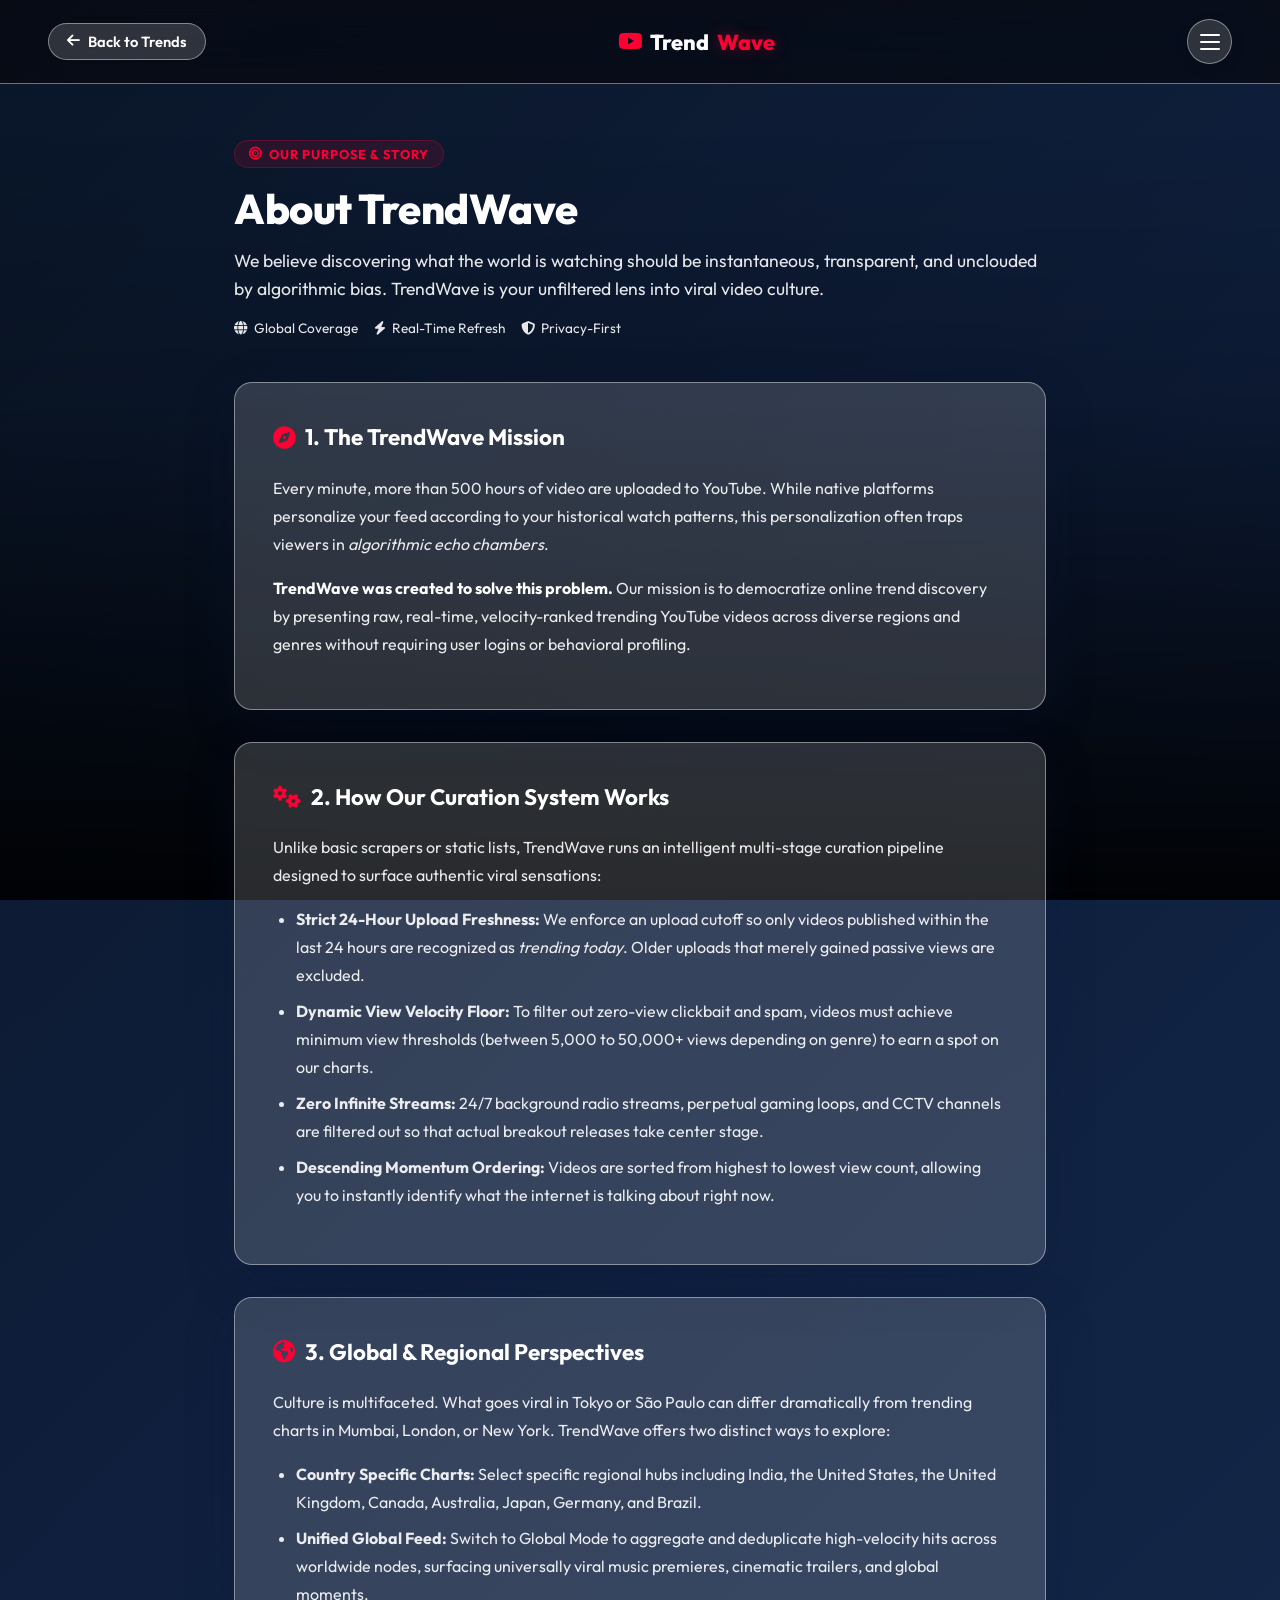
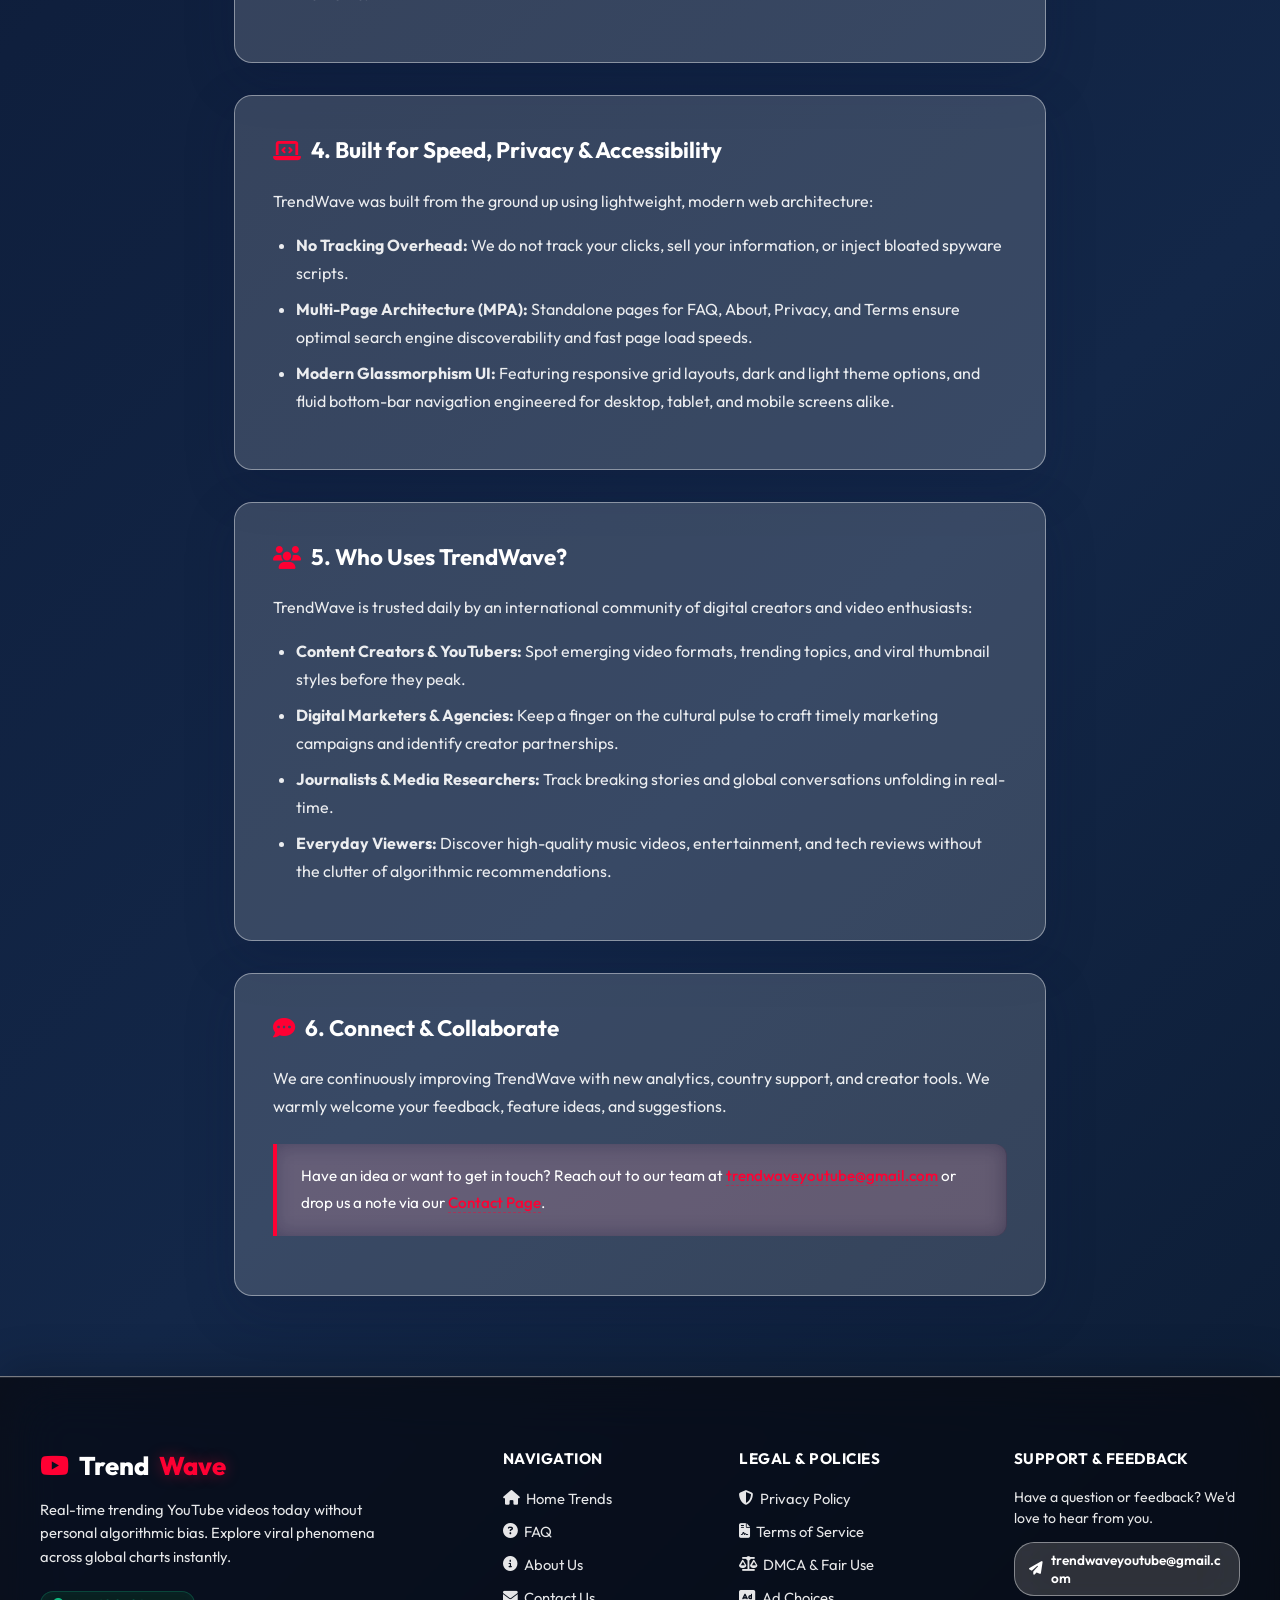
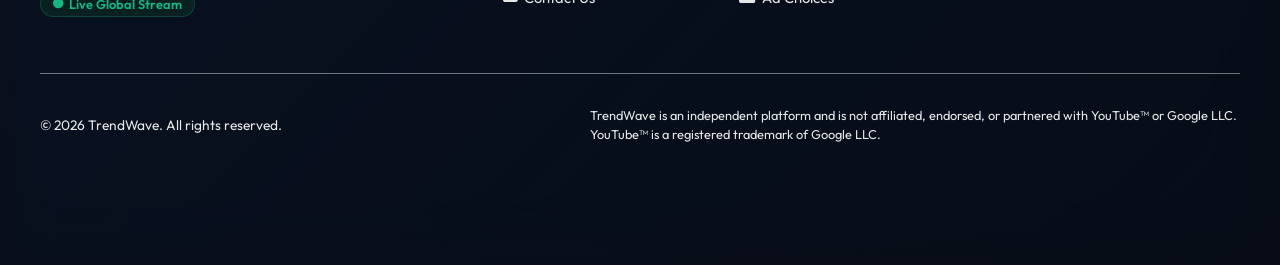
<file: about.html>
<!DOCTYPE html>
<html lang="en">
<head>
    <meta charset="UTF-8">
    <meta name="viewport" content="width=device-width, initial-scale=1.0">
    <title>About Us | TrendWave - Real-Time YouTube Trends</title>
    <meta name="description" content="Learn about TrendWave's mission to deliver authentic, real-time trending YouTube videos without algorithmic echo chambers or invasive tracking.">
    <meta name="keywords" content="About TrendWave, YouTube trends tool, real-time trending videos, algorithmic free YouTube, viral video analytics">
    <link rel="canonical" href="https://trendwaveyoutube.vercel.app/about.html">

    <!-- Open Graph -->
    <meta property="og:type" content="website">
    <meta property="og:url" content="https://trendwaveyoutube.vercel.app/about.html">
    <meta property="og:title" content="About Us | TrendWave - Real-Time YouTube Trends">
    <meta property="og:description" content="Discover how TrendWave provides pure, unfiltered, real-time trending YouTube videos with 24-hour freshness and multi-region coverage.">
    <meta property="og:image" content="https://trendwaveyoutube.vercel.app/assets/icons/web-app-manifest-512x512.png">
    <meta property="og:site_name" content="TrendWave">

    <!-- Twitter Card -->
    <meta name="twitter:card" content="summary_large_image">
    <meta name="twitter:title" content="About Us | TrendWave - Real-Time YouTube Trends">
    <meta name="twitter:description" content="Discover how TrendWave provides pure, unfiltered, real-time trending YouTube videos with 24-hour freshness and multi-region coverage.">
    <meta name="twitter:image" content="https://trendwaveyoutube.vercel.app/assets/icons/web-app-manifest-512x512.png">

    <!-- Favicons -->
    <link rel="icon" type="image/png" href="/assets/icons/favicon-96x96.png" sizes="96x96">
    <link rel="icon" type="image/svg+xml" href="/assets/icons/favicon.svg">
    <link rel="shortcut icon" href="/assets/icons/favicon.ico">
    <link rel="apple-touch-icon" sizes="180x180" href="/assets/icons/apple-touch-icon.png">
    <link rel="manifest" href="/assets/icons/site.webmanifest">

    <!-- Fonts & Styles -->
    <link href="https://fonts.googleapis.com/css2?family=Outfit:wght@300;400;500;600;700;800&display=swap" rel="stylesheet">
    <link rel="stylesheet" href="styles.css">
    <link rel="stylesheet" href="https://cdnjs.cloudflare.com/ajax/libs/font-awesome/6.4.0/css/all.min.css">
</head>
<body>
    <div class="background-elements">
        <div class="ambient-glow ambient-top-center"></div>
    </div>

    <nav class="reader-nav">
        <a href="index.html" class="back-link" title="Return to Trending Grid">
            <i class="fas fa-arrow-left"></i> Back to Trends
        </a>
        <a href="index.html" class="reader-logo">
            <i class="fab fa-youtube" style="color: #ff0033;"></i> Trend<span class="highlight">Wave</span>
        </a>
        <div class="reader-nav-controls">
            <button id="mobile-menu-btn" class="hamburger-btn" aria-label="Open Navigation Menu" title="Navigation Menu">
                <span></span>
                <span></span>
                <span></span>
            </button>
        </div>
    </nav>

    <!-- Slide-out Drawer Navigation -->
    <div class="mobile-drawer-overlay" id="mobile-drawer-overlay"></div>
    <aside class="mobile-drawer" id="mobile-drawer" aria-hidden="true">
        <div class="mobile-drawer-header">
            <div class="drawer-logo">
                <i class="fab fa-youtube" style="color: #ff0033;"></i> Trend<span class="highlight">Wave</span>
            </div>
            <button id="close-drawer-btn" class="close-drawer-btn" aria-label="Close Navigation Menu">
                <i class="fas fa-times"></i>
            </button>
        </div>
        <nav class="mobile-drawer-nav">
            <a href="index.html" class="drawer-link"><i class="fas fa-fire" style="color: #ff0033;"></i> Trending Feed</a>
            <a href="faq.html" class="drawer-link"><i class="fas fa-question-circle"></i> Quick Answers & FAQ</a>
            <a href="about.html" class="drawer-link active"><i class="fas fa-info-circle"></i> About Us</a>
            <a href="contact.html" class="drawer-link"><i class="fas fa-envelope"></i> Contact Us</a>
            <div class="drawer-divider"></div>
            <a href="privacy.html" class="drawer-link-sub"><i class="fas fa-shield-alt"></i> Privacy Policy</a>
            <a href="terms.html" class="drawer-link-sub"><i class="fas fa-file-contract"></i> Terms of Service</a>
        </nav>
        <div class="mobile-drawer-footer">
            <a href="https://mail.google.com/mail/?view=cm&to=trendwaveyoutube@gmail.com" target="_blank" rel="noopener noreferrer" class="drawer-email-btn">
                <i class="fas fa-paper-plane"></i> trendwaveyoutube@gmail.com
            </a>
        </div>
    </aside>

    <main class="reader-container">
        <header class="reader-hero">
            <span class="reader-badge"><i class="fas fa-bullseye"></i> Our Purpose & Story</span>
            <h1>About TrendWave</h1>
            <p>We believe discovering what the world is watching should be instantaneous, transparent, and unclouded by algorithmic bias. TrendWave is your unfiltered lens into viral video culture.</p>
            <div class="reader-meta">
                <span><i class="fas fa-globe"></i> Global Coverage</span>
                <span><i class="fas fa-bolt"></i> Real-Time Refresh</span>
                <span><i class="fas fa-shield-alt"></i> Privacy-First</span>
            </div>
        </header>

        <div class="reader-content-stack">
            <!-- Section 1 -->
            <article class="reader-card">
                <h2><i class="fas fa-compass" style="color: #ff0033;"></i> 1. The TrendWave Mission</h2>
                <p>Every minute, more than 500 hours of video are uploaded to YouTube. While native platforms personalize your feed according to your historical watch patterns, this personalization often traps viewers in <em>algorithmic echo chambers</em>.</p>
                <p><strong>TrendWave was created to solve this problem.</strong> Our mission is to democratize online trend discovery by presenting raw, real-time, velocity-ranked trending YouTube videos across diverse regions and genres without requiring user logins or behavioral profiling.</p>
            </article>

            <!-- Section 2 -->
            <article class="reader-card">
                <h2><i class="fas fa-cogs" style="color: #ff0033;"></i> 2. How Our Curation System Works</h2>
                <p>Unlike basic scrapers or static lists, TrendWave runs an intelligent multi-stage curation pipeline designed to surface authentic viral sensations:</p>
                <ul>
                    <li><strong>Strict 24-Hour Upload Freshness:</strong> We enforce an upload cutoff so only videos published within the last 24 hours are recognized as <em>trending today</em>. Older uploads that merely gained passive views are excluded.</li>
                    <li><strong>Dynamic View Velocity Floor:</strong> To filter out zero-view clickbait and spam, videos must achieve minimum view thresholds (between 5,000 to 50,000+ views depending on genre) to earn a spot on our charts.</li>
                    <li><strong>Zero Infinite Streams:</strong> 24/7 background radio streams, perpetual gaming loops, and CCTV channels are filtered out so that actual breakout releases take center stage.</li>
                    <li><strong>Descending Momentum Ordering:</strong> Videos are sorted from highest to lowest view count, allowing you to instantly identify what the internet is talking about right now.</li>
                </ul>
            </article>

            <!-- Section 3 -->
            <article class="reader-card">
                <h2><i class="fas fa-globe-americas" style="color: #ff0033;"></i> 3. Global & Regional Perspectives</h2>
                <p>Culture is multifaceted. What goes viral in Tokyo or São Paulo can differ dramatically from trending charts in Mumbai, London, or New York. TrendWave offers two distinct ways to explore:</p>
                <ul>
                    <li><strong>Country Specific Charts:</strong> Select specific regional hubs including India, the United States, the United Kingdom, Canada, Australia, Japan, Germany, and Brazil.</li>
                    <li><strong>Unified Global Feed:</strong> Switch to Global Mode to aggregate and deduplicate high-velocity hits across worldwide nodes, surfacing universally viral music premieres, cinematic trailers, and global moments.</li>
                </ul>
            </article>

            <!-- Section 4 -->
            <article class="reader-card">
                <h2><i class="fas fa-laptop-code" style="color: #ff0033;"></i> 4. Built for Speed, Privacy & Accessibility</h2>
                <p>TrendWave was built from the ground up using lightweight, modern web architecture:</p>
                <ul>
                    <li><strong>No Tracking Overhead:</strong> We do not track your clicks, sell your information, or inject bloated spyware scripts.</li>
                    <li><strong>Multi-Page Architecture (MPA):</strong> Standalone pages for FAQ, About, Privacy, and Terms ensure optimal search engine discoverability and fast page load speeds.</li>
                    <li><strong>Modern Glassmorphism UI:</strong> Featuring responsive grid layouts, dark and light theme options, and fluid bottom-bar navigation engineered for desktop, tablet, and mobile screens alike.</li>
                </ul>
            </article>

            <!-- Section 5 -->
            <article class="reader-card">
                <h2><i class="fas fa-users" style="color: #ff0033;"></i> 5. Who Uses TrendWave?</h2>
                <p>TrendWave is trusted daily by an international community of digital creators and video enthusiasts:</p>
                <ul>
                    <li><strong>Content Creators & YouTubers:</strong> Spot emerging video formats, trending topics, and viral thumbnail styles before they peak.</li>
                    <li><strong>Digital Marketers & Agencies:</strong> Keep a finger on the cultural pulse to craft timely marketing campaigns and identify creator partnerships.</li>
                    <li><strong>Journalists & Media Researchers:</strong> Track breaking stories and global conversations unfolding in real-time.</li>
                    <li><strong>Everyday Viewers:</strong> Discover high-quality music videos, entertainment, and tech reviews without the clutter of algorithmic recommendations.</li>
                </ul>
            </article>

            <!-- Section 6 -->
            <article class="reader-card">
                <h2><i class="fas fa-comment-dots" style="color: #ff0033;"></i> 6. Connect & Collaborate</h2>
                <p>We are continuously improving TrendWave with new analytics, country support, and creator tools. We warmly welcome your feedback, feature ideas, and suggestions.</p>
                <div class="reader-callout">
                    <p>Have an idea or want to get in touch? Reach out to our team at <a href="https://mail.google.com/mail/?view=cm&to=trendwaveyoutube@gmail.com" target="_blank" rel="noopener noreferrer">trendwaveyoutube@gmail.com</a> or drop us a note via our <a href="contact.html">Contact Page</a>.</p>
                </div>
            </article>
        </div>
    </main>

    <!-- Site Footer -->
    <footer class="site-footer">
        <div class="footer-container">
            <div class="footer-brand">
                <a href="index.html" class="footer-logo">
                    <i class="fab fa-youtube" style="color: #ff0033;"></i> Trend<span class="highlight">Wave</span>
                </a>
                <p>Real-time trending YouTube videos today without personal algorithmic bias. Explore viral phenomena across global charts instantly.</p>
                <span class="footer-badge-pill"><i class="fas fa-circle"></i> Live Global Stream</span>
            </div>

            <div class="footer-col scroll-reveal" data-delay="1">
                <h4>Navigation</h4>
                <ul class="footer-links">
                    <li><a href="index.html"><i class="fas fa-home"></i> Home Trends</a></li>
                    <li><a href="faq.html"><i class="fas fa-question-circle"></i> FAQ</a></li>
                    <li><a href="about.html"><i class="fas fa-info-circle"></i> About Us</a></li>
                    <li><a href="contact.html"><i class="fas fa-envelope"></i> Contact Us</a></li>
                </ul>
            </div>

            <div class="footer-col scroll-reveal" data-delay="2">
                <h4>Legal & Policies</h4>
                <ul class="footer-links">
                    <li><a href="privacy.html"><i class="fas fa-shield-alt"></i> Privacy Policy</a></li>
                    <li><a href="terms.html"><i class="fas fa-file-contract"></i> Terms of Service</a></li>
                    <li><a href="terms.html#dmca"><i class="fas fa-balance-scale"></i> DMCA & Fair Use</a></li>
                    <li><a href="https://adssettings.google.com" target="_blank" rel="noopener noreferrer"><i class="fas fa-ad"></i> Ad Choices</a></li>
                </ul>
            </div>

            <div class="footer-col scroll-reveal" data-delay="3">
                <h4>Support & Feedback</h4>
                <div class="footer-contact-info">
                    <p>Have a question or feedback? We'd love to hear from you.</p>
                    <a href="https://mail.google.com/mail/?view=cm&to=trendwaveyoutube@gmail.com" target="_blank" rel="noopener noreferrer" class="footer-email-btn">
                        <i class="fas fa-paper-plane"></i> trendwaveyoutube@gmail.com
                    </a>
                </div>
            </div>
        </div>

        <div class="footer-bottom">
            <div class="footer-copy">
                &copy; 2026 TrendWave. All rights reserved.
            </div>
            <div class="footer-disclaimer">
                TrendWave is an independent platform and is not affiliated, endorsed, or partnered with YouTube&trade; or Google LLC. YouTube&trade; is a registered trademark of Google LLC.
            </div>
        </div>
    </footer>

    <script>
        // Ensure clean dark theme
        try { localStorage.removeItem('theme'); document.body.classList.remove('light-mode'); } catch (e) {}

        // Navigation Drawer Logic
        const mobileMenuBtn = document.getElementById('mobile-menu-btn');
        const closeDrawerBtn = document.getElementById('close-drawer-btn');
        const mobileDrawer = document.getElementById('mobile-drawer');
        const mobileDrawerOverlay = document.getElementById('mobile-drawer-overlay');

        const openDrawer = () => {
            if (mobileDrawer) {
                mobileDrawer.classList.add('open');
                mobileDrawer.setAttribute('aria-hidden', 'false');
            }
            if (mobileDrawerOverlay) mobileDrawerOverlay.classList.add('open');
            document.body.style.overflow = 'hidden';
        };

        const closeDrawer = () => {
            if (mobileDrawer) {
                mobileDrawer.classList.remove('open');
                mobileDrawer.setAttribute('aria-hidden', 'true');
            }
            if (mobileDrawerOverlay) mobileDrawerOverlay.classList.remove('open');
            document.body.style.overflow = '';
        };

        if (mobileMenuBtn) mobileMenuBtn.addEventListener('click', openDrawer);
        if (closeDrawerBtn) closeDrawerBtn.addEventListener('click', closeDrawer);
        if (mobileDrawerOverlay) mobileDrawerOverlay.addEventListener('click', closeDrawer);
        document.querySelectorAll('.drawer-link, .drawer-link-sub').forEach(l => l.addEventListener('click', closeDrawer));
        document.addEventListener('keydown', (e) => {
            if (e.key === 'Escape' && mobileDrawer && mobileDrawer.classList.contains('open')) closeDrawer();
        });
    </script>
    <!-- Scroll Reveal Observer -->
    <script>
        (function() {
            const revealElements = document.querySelectorAll('.scroll-reveal');
            if (!revealElements.length || !('IntersectionObserver' in window)) {
                revealElements.forEach(el => el.classList.add('revealed'));
                return;
            }
            const observer = new IntersectionObserver((entries) => {
                entries.forEach(entry => {
                    if (entry.isIntersecting) {
                        entry.target.classList.add('revealed');
                        observer.unobserve(entry.target);
                    }
                });
            }, { threshold: 0.15, rootMargin: '0px 0px -40px 0px' });
            revealElements.forEach(el => observer.observe(el));
        })();
    </script>
</body>
</html>
</file>
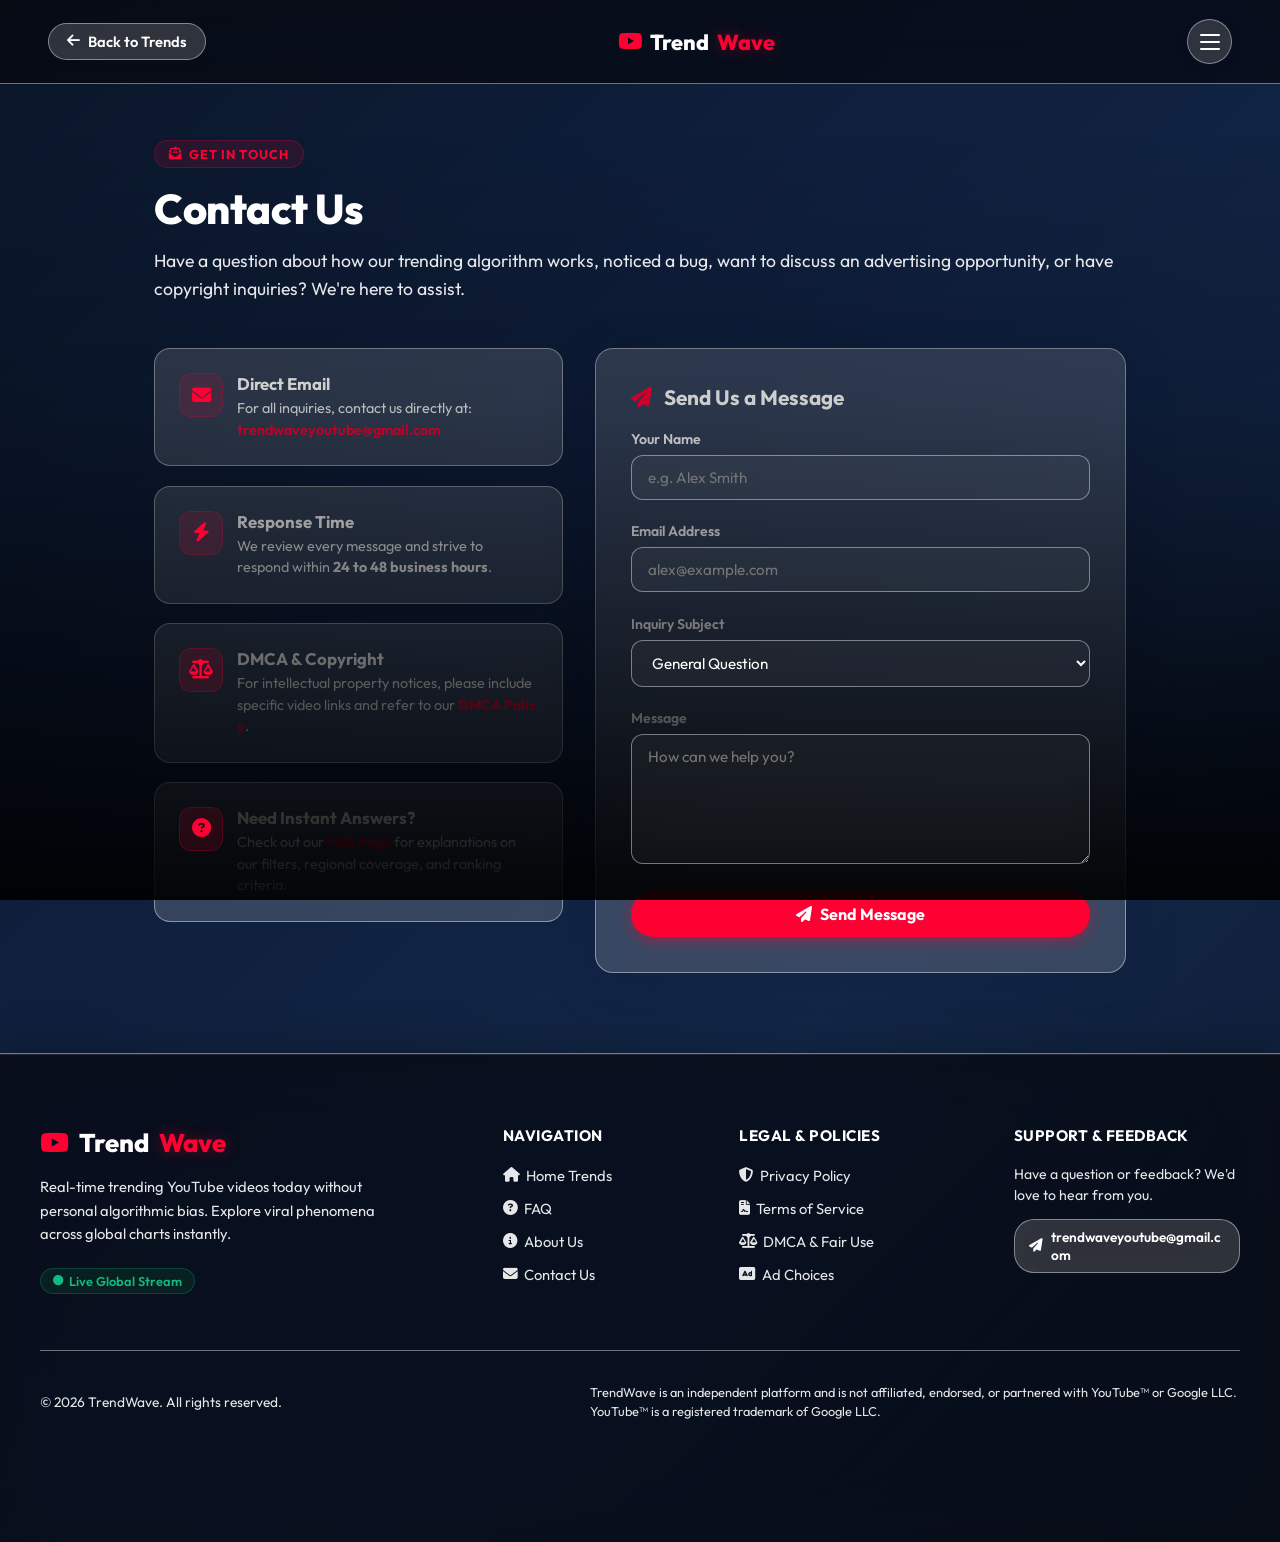
<file: contact.html>
<!DOCTYPE html>
<html lang="en">
<head>
    <meta charset="UTF-8">
    <meta name="viewport" content="width=device-width, initial-scale=1.0">
    <title>Contact Us | TrendWave - Real-Time YouTube Trends</title>
    <meta name="description" content="Get in touch with the TrendWave team for inquiries, feedback, feature requests, advertising, or copyright questions.">
    <meta name="keywords" content="Contact TrendWave, TrendWave support, YouTube trends inquiries, feedback">
    <link rel="canonical" href="https://trendwaveyoutube.vercel.app/contact.html">

    <!-- Open Graph -->
    <meta property="og:type" content="website">
    <meta property="og:url" content="https://trendwaveyoutube.vercel.app/contact.html">
    <meta property="og:title" content="Contact Us | TrendWave">
    <meta property="og:description" content="Reach out to the TrendWave team for general inquiries, feedback, partnerships, or copyright questions.">
    <meta property="og:image" content="https://trendwaveyoutube.vercel.app/assets/icons/web-app-manifest-512x512.png">
    <meta property="og:site_name" content="TrendWave">

    <!-- Twitter Card -->
    <meta name="twitter:card" content="summary_large_image">
    <meta name="twitter:title" content="Contact Us | TrendWave">
    <meta name="twitter:description" content="Reach out to the TrendWave team for general inquiries, feedback, partnerships, or copyright questions.">
    <meta name="twitter:image" content="https://trendwaveyoutube.vercel.app/assets/icons/web-app-manifest-512x512.png">

    <!-- Favicons -->
    <link rel="icon" type="image/png" href="/assets/icons/favicon-96x96.png" sizes="96x96">
    <link rel="icon" type="image/svg+xml" href="/assets/icons/favicon.svg">
    <link rel="shortcut icon" href="/assets/icons/favicon.ico">
    <link rel="apple-touch-icon" sizes="180x180" href="/assets/icons/apple-touch-icon.png">
    <link rel="manifest" href="/assets/icons/site.webmanifest">

    <!-- Fonts & Styles -->
    <link href="https://fonts.googleapis.com/css2?family=Outfit:wght@300;400;500;600;700;800&display=swap" rel="stylesheet">
    <link rel="stylesheet" href="styles.css">
    <link rel="stylesheet" href="https://cdnjs.cloudflare.com/ajax/libs/font-awesome/6.4.0/css/all.min.css">
</head>
<body>
    <div class="background-elements">
        <div class="ambient-glow ambient-top-center"></div>
    </div>

    <nav class="reader-nav">
        <a href="index.html" class="back-link" title="Return to Trending Grid">
            <i class="fas fa-arrow-left"></i> Back to Trends
        </a>
        <a href="index.html" class="reader-logo">
            <i class="fab fa-youtube" style="color: #ff0033;"></i> Trend<span class="highlight">Wave</span>
        </a>
        <div class="reader-nav-controls">
            <button id="mobile-menu-btn" class="hamburger-btn" aria-label="Open Navigation Menu" title="Navigation Menu">
                <span></span>
                <span></span>
                <span></span>
            </button>
        </div>
    </nav>

    <!-- Slide-out Drawer Navigation -->
    <div class="mobile-drawer-overlay" id="mobile-drawer-overlay"></div>
    <aside class="mobile-drawer" id="mobile-drawer" aria-hidden="true">
        <div class="mobile-drawer-header">
            <div class="drawer-logo">
                <i class="fab fa-youtube" style="color: #ff0033;"></i> Trend<span class="highlight">Wave</span>
            </div>
            <button id="close-drawer-btn" class="close-drawer-btn" aria-label="Close Navigation Menu">
                <i class="fas fa-times"></i>
            </button>
        </div>
        <nav class="mobile-drawer-nav">
            <a href="index.html" class="drawer-link"><i class="fas fa-fire" style="color: #ff0033;"></i> Trending Feed</a>
            <a href="faq.html" class="drawer-link"><i class="fas fa-question-circle"></i> Quick Answers & FAQ</a>
            <a href="about.html" class="drawer-link"><i class="fas fa-info-circle"></i> About Us</a>
            <a href="contact.html" class="drawer-link active"><i class="fas fa-envelope"></i> Contact Us</a>
            <div class="drawer-divider"></div>
            <a href="privacy.html" class="drawer-link-sub"><i class="fas fa-shield-alt"></i> Privacy Policy</a>
            <a href="terms.html" class="drawer-link-sub"><i class="fas fa-file-contract"></i> Terms of Service</a>
        </nav>
        <div class="mobile-drawer-footer">
            <a href="https://mail.google.com/mail/?view=cm&to=trendwaveyoutube@gmail.com" target="_blank" rel="noopener noreferrer" class="drawer-email-btn">
                <i class="fas fa-paper-plane"></i> trendwaveyoutube@gmail.com
            </a>
        </div>
    </aside>

    <main class="reader-container wide">
        <header class="reader-hero">
            <span class="reader-badge"><i class="fas fa-envelope-open-text"></i> Get In Touch</span>
            <h1>Contact Us</h1>
            <p>Have a question about how our trending algorithm works, noticed a bug, want to discuss an advertising opportunity, or have copyright inquiries? We're here to assist.</p>
        </header>

        <div class="contact-grid">
            <!-- Left Info Column -->
            <div class="contact-info-list">
                <div class="contact-info-item">
                    <div class="contact-icon-bubble">
                        <i class="fas fa-envelope"></i>
                    </div>
                    <div class="contact-info-text">
                        <h3>Direct Email</h3>
                        <p>For all inquiries, contact us directly at:</p>
                        <p><a href="https://mail.google.com/mail/?view=cm&to=trendwaveyoutube@gmail.com" target="_blank" rel="noopener noreferrer">trendwaveyoutube@gmail.com</a></p>
                    </div>
                </div>

                <div class="contact-info-item">
                    <div class="contact-icon-bubble">
                        <i class="fas fa-bolt"></i>
                    </div>
                    <div class="contact-info-text">
                        <h3>Response Time</h3>
                        <p>We review every message and strive to respond within <strong>24 to 48 business hours</strong>.</p>
                    </div>
                </div>

                <div class="contact-info-item">
                    <div class="contact-icon-bubble">
                        <i class="fas fa-balance-scale"></i>
                    </div>
                    <div class="contact-info-text">
                        <h3>DMCA & Copyright</h3>
                        <p>For intellectual property notices, please include specific video links and refer to our <a href="terms.html#dmca">DMCA Policy</a>.</p>
                    </div>
                </div>

                <div class="contact-info-item">
                    <div class="contact-icon-bubble">
                        <i class="fas fa-question-circle"></i>
                    </div>
                    <div class="contact-info-text">
                        <h3>Need Instant Answers?</h3>
                        <p>Check out our <a href="faq.html">FAQ Page</a> for explanations on our filters, regional coverage, and ranking criteria.</p>
                    </div>
                </div>
            </div>

            <!-- Right Form Column -->
            <div class="contact-form-card">
                <h2 style="font-size: 1.3rem; margin-bottom: 1.2rem; color: var(--text-primary);"><i class="fas fa-paper-plane" style="color: #ff0033; margin-right: 8px;"></i> Send Us a Message</h2>
                <form id="contact-form">
                    <div class="form-group">
                        <label class="form-label" for="contact-name">Your Name</label>
                        <input type="text" id="contact-name" class="form-input" placeholder="e.g. Alex Smith" required>
                    </div>

                    <div class="form-group">
                        <label class="form-label" for="contact-email">Email Address</label>
                        <input type="email" id="contact-email" class="form-input" placeholder="alex@example.com" required>
                    </div>

                    <div class="form-group">
                        <label class="form-label" for="contact-category">Inquiry Subject</label>
                        <select id="contact-category" class="form-select" required>
                            <option value="General Question">General Question</option>
                            <option value="Feature Suggestion">Feature Suggestion / Idea</option>
                            <option value="Bug Report">Bug Report</option>
                            <option value="Advertising & Sponsorship">Advertising & Sponsorship</option>
                            <option value="DMCA & Copyright">DMCA / Copyright Notice</option>
                        </select>
                    </div>

                    <div class="form-group">
                        <label class="form-label" for="contact-message">Message</label>
                        <textarea id="contact-message" class="form-textarea" placeholder="How can we help you?" required></textarea>
                    </div>

                    <button type="submit" class="submit-btn" id="contact-submit-btn">
                        <i class="fas fa-paper-plane"></i> Send Message
                    </button>
                    <div id="form-feedback" style="display: none; margin-top: 1.2rem; padding: 12px 16px; border-radius: 12px; font-size: 0.92rem; text-align: center;"></div>
                </form>
            </div>
        </div>
    </main>

    <!-- Site Footer -->
    <footer class="site-footer">
        <div class="footer-container">
            <div class="footer-brand">
                <a href="index.html" class="footer-logo">
                    <i class="fab fa-youtube" style="color: #ff0033;"></i> Trend<span class="highlight">Wave</span>
                </a>
                <p>Real-time trending YouTube videos today without personal algorithmic bias. Explore viral phenomena across global charts instantly.</p>
                <span class="footer-badge-pill"><i class="fas fa-circle"></i> Live Global Stream</span>
            </div>

            <div class="footer-col scroll-reveal" data-delay="1">
                <h4>Navigation</h4>
                <ul class="footer-links">
                    <li><a href="index.html"><i class="fas fa-home"></i> Home Trends</a></li>
                    <li><a href="faq.html"><i class="fas fa-question-circle"></i> FAQ</a></li>
                    <li><a href="about.html"><i class="fas fa-info-circle"></i> About Us</a></li>
                    <li><a href="contact.html"><i class="fas fa-envelope"></i> Contact Us</a></li>
                </ul>
            </div>

            <div class="footer-col scroll-reveal" data-delay="2">
                <h4>Legal & Policies</h4>
                <ul class="footer-links">
                    <li><a href="privacy.html"><i class="fas fa-shield-alt"></i> Privacy Policy</a></li>
                    <li><a href="terms.html"><i class="fas fa-file-contract"></i> Terms of Service</a></li>
                    <li><a href="terms.html#dmca"><i class="fas fa-balance-scale"></i> DMCA & Fair Use</a></li>
                    <li><a href="https://adssettings.google.com" target="_blank" rel="noopener noreferrer"><i class="fas fa-ad"></i> Ad Choices</a></li>
                </ul>
            </div>

            <div class="footer-col scroll-reveal" data-delay="3">
                <h4>Support & Feedback</h4>
                <div class="footer-contact-info">
                    <p>Have a question or feedback? We'd love to hear from you.</p>
                    <a href="https://mail.google.com/mail/?view=cm&to=trendwaveyoutube@gmail.com" target="_blank" rel="noopener noreferrer" class="footer-email-btn">
                        <i class="fas fa-paper-plane"></i> trendwaveyoutube@gmail.com
                    </a>
                </div>
            </div>
        </div>

        <div class="footer-bottom">
            <div class="footer-copy">
                &copy; 2026 TrendWave. All rights reserved.
            </div>
            <div class="footer-disclaimer">
                TrendWave is an independent platform and is not affiliated, endorsed, or partnered with YouTube&trade; or Google LLC. YouTube&trade; is a registered trademark of Google LLC.
            </div>
        </div>
    </footer>

    <script>
        // Ensure clean dark theme
        try { localStorage.removeItem('theme'); document.body.classList.remove('light-mode'); } catch (e) {}

        // Contact form handling with direct mailto fallback
        const contactForm = document.getElementById('contact-form');
        const formFeedback = document.getElementById('form-feedback');

        contactForm.addEventListener('submit', (e) => {
            e.preventDefault();
            const name = document.getElementById('contact-name').value.trim();
            const email = document.getElementById('contact-email').value.trim();
            const category = document.getElementById('contact-category').value;
            const message = document.getElementById('contact-message').value.trim();

            if (!name || !email || !message) return;

            // Build Gmail compose URL with pre-filled fields
            const subject = encodeURIComponent(`[TrendWave] ${category} - from ${name}`);
            const body = encodeURIComponent(`Name: ${name}\nEmail: ${email}\nInquiry Type: ${category}\n\nMessage:\n${message}`);
            const gmailComposeUrl = `https://mail.google.com/mail/?view=cm&to=trendwaveyoutube@gmail.com&su=${subject}&body=${body}`;

            formFeedback.style.display = 'block';
            formFeedback.style.background = 'rgba(16, 185, 129, 0.15)';
            formFeedback.style.border = '1px solid rgba(16, 185, 129, 0.3)';
            formFeedback.style.color = '#10b981';
            formFeedback.innerHTML = '<i class="fas fa-check-circle"></i> Opening Gmail compose in a new tab. Please review and click <strong>Send</strong> in Gmail to deliver your message.';

            setTimeout(() => {
                window.open(gmailComposeUrl, '_blank', 'noopener,noreferrer');
            }, 600);
        });

        // Navigation Drawer Logic
        const mobileMenuBtn = document.getElementById('mobile-menu-btn');
        const closeDrawerBtn = document.getElementById('close-drawer-btn');
        const mobileDrawer = document.getElementById('mobile-drawer');
        const mobileDrawerOverlay = document.getElementById('mobile-drawer-overlay');

        const openDrawer = () => {
            if (mobileDrawer) {
                mobileDrawer.classList.add('open');
                mobileDrawer.setAttribute('aria-hidden', 'false');
            }
            if (mobileDrawerOverlay) mobileDrawerOverlay.classList.add('open');
            document.body.style.overflow = 'hidden';
        };

        const closeDrawer = () => {
            if (mobileDrawer) {
                mobileDrawer.classList.remove('open');
                mobileDrawer.setAttribute('aria-hidden', 'true');
            }
            if (mobileDrawerOverlay) mobileDrawerOverlay.classList.remove('open');
            document.body.style.overflow = '';
        };

        if (mobileMenuBtn) mobileMenuBtn.addEventListener('click', openDrawer);
        if (closeDrawerBtn) closeDrawerBtn.addEventListener('click', closeDrawer);
        if (mobileDrawerOverlay) mobileDrawerOverlay.addEventListener('click', closeDrawer);
        document.querySelectorAll('.drawer-link, .drawer-link-sub').forEach(l => l.addEventListener('click', closeDrawer));
        document.addEventListener('keydown', (e) => {
            if (e.key === 'Escape' && mobileDrawer && mobileDrawer.classList.contains('open')) closeDrawer();
        });
    </script>
    <!-- Scroll Reveal Observer -->
    <script>
        (function() {
            const revealElements = document.querySelectorAll('.scroll-reveal');
            if (!revealElements.length || !('IntersectionObserver' in window)) {
                revealElements.forEach(el => el.classList.add('revealed'));
                return;
            }
            const observer = new IntersectionObserver((entries) => {
                entries.forEach(entry => {
                    if (entry.isIntersecting) {
                        entry.target.classList.add('revealed');
                        observer.unobserve(entry.target);
                    }
                });
            }, { threshold: 0.15, rootMargin: '0px 0px -40px 0px' });
            revealElements.forEach(el => observer.observe(el));
        })();
    </script>
</body>
</html>
</file>
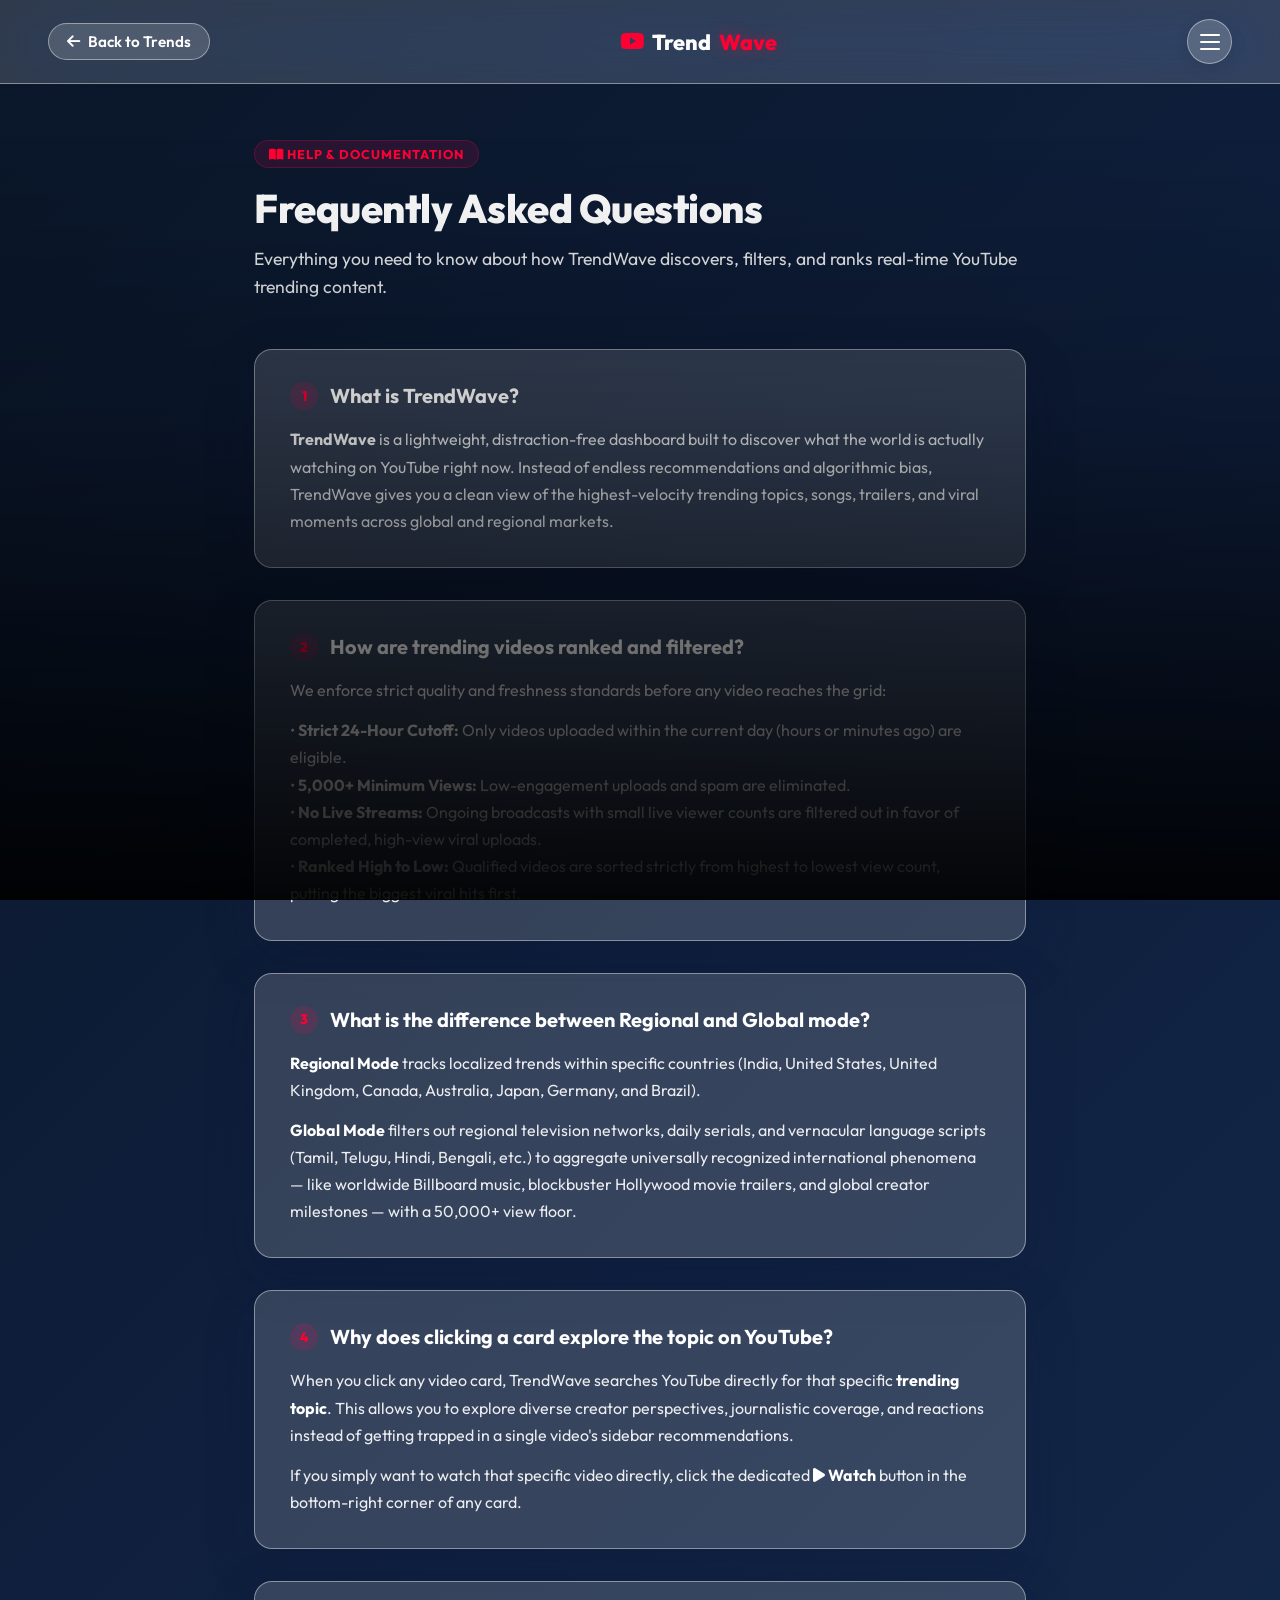
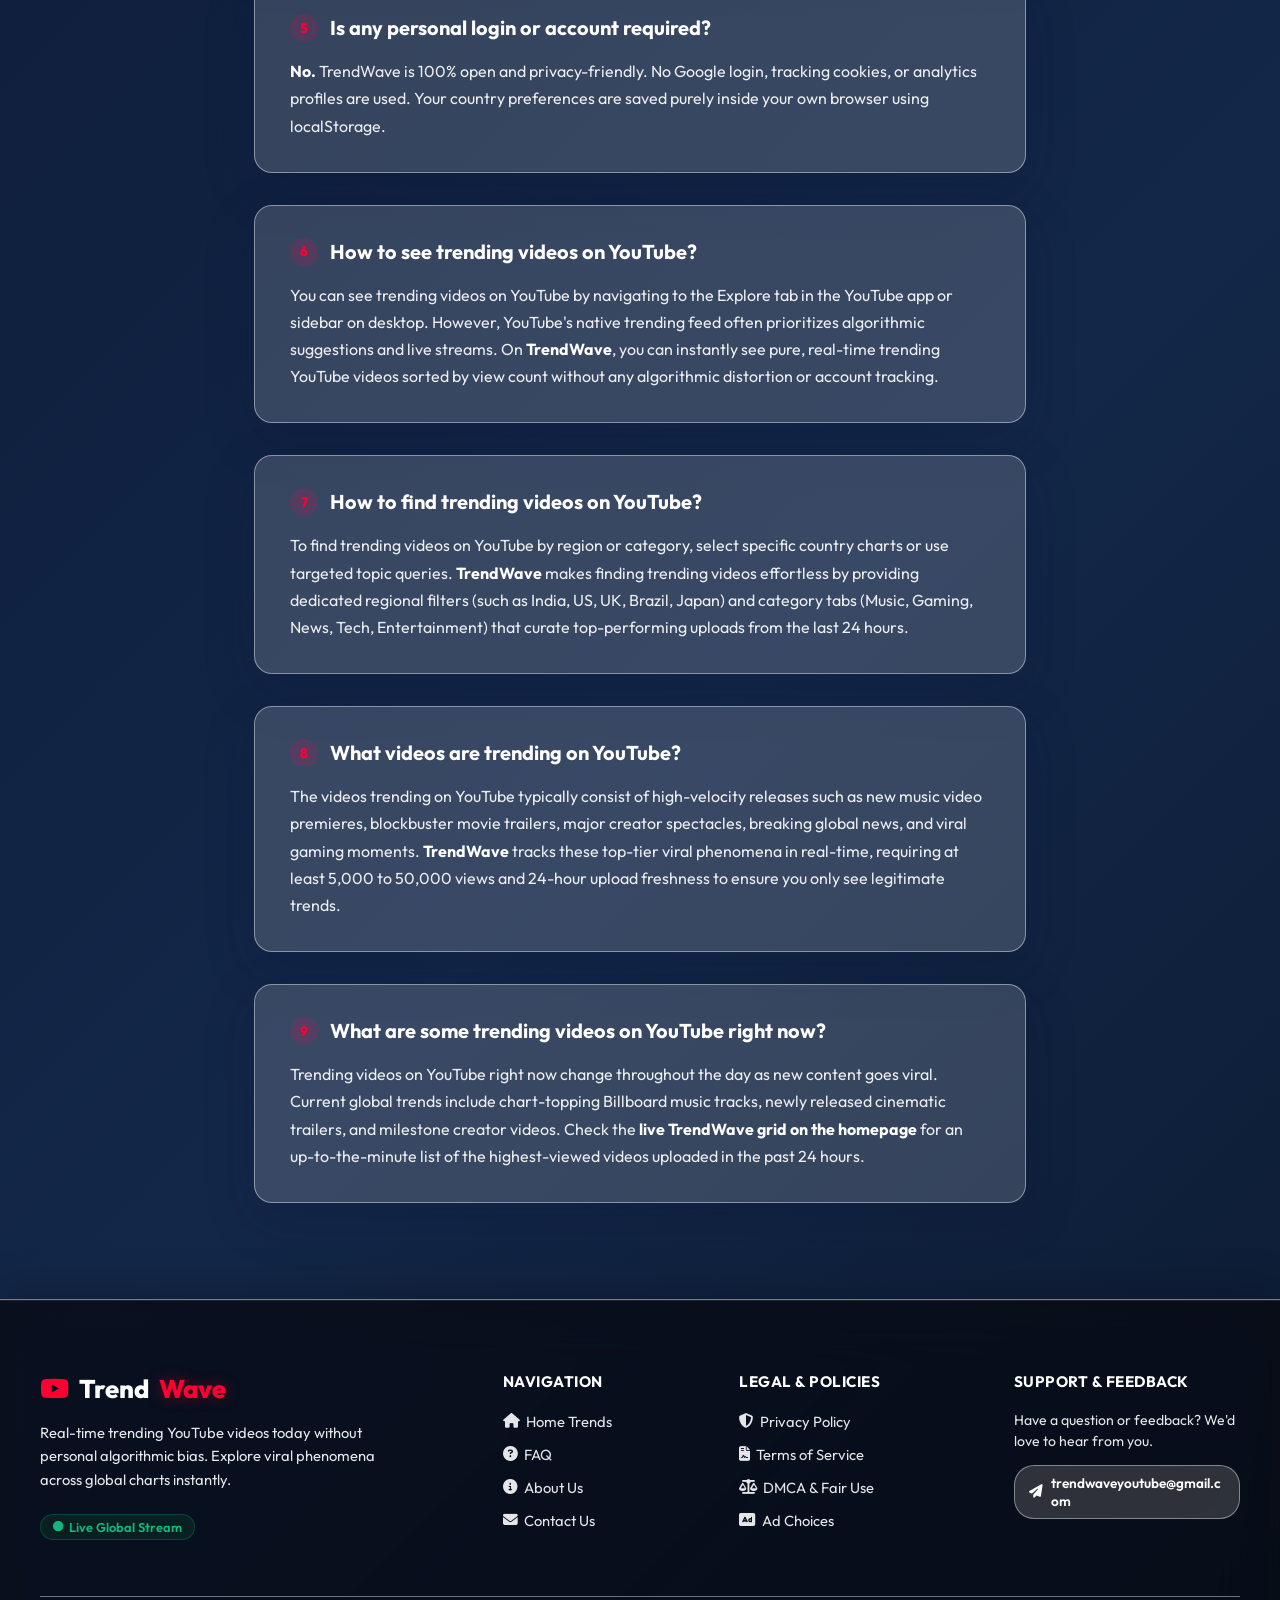
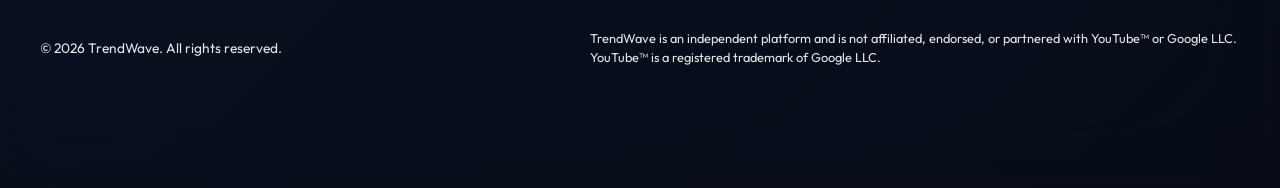
<file: faq.html>
<!DOCTYPE html>
<html lang="en">
<head>
    <meta charset="UTF-8">
    <meta name="viewport" content="width=device-width, initial-scale=1.0">
    <title>Frequently Asked Questions | TrendWave</title>
    <meta name="description" content="Frequently Asked Questions about TrendWave — learn how we curate, rank, and filter trending YouTube videos today.">
    <link rel="canonical" href="https://trendwaveyoutube.vercel.app/faq.html">
    <meta property="og:type" content="article">
    <meta property="og:url" content="https://trendwaveyoutube.vercel.app/faq.html">
    <meta property="og:title" content="Frequently Asked Questions | TrendWave">
    <meta property="og:description" content="Frequently Asked Questions about TrendWave — learn how we curate, rank, and filter trending YouTube videos today.">
    <meta property="og:image" content="https://trendwaveyoutube.vercel.app/assets/icons/web-app-manifest-512x512.png">
    <meta name="twitter:card" content="summary_large_image">
    <meta name="twitter:title" content="Frequently Asked Questions | TrendWave">
    <meta name="twitter:image" content="https://trendwaveyoutube.vercel.app/assets/icons/web-app-manifest-512x512.png">

    <!-- Schema.org FAQPage JSON-LD -->
    <script type="application/ld+json">
    {
      "@context": "https://schema.org",
      "@type": "FAQPage",
      "mainEntity": [
        {
          "@type": "Question",
          "name": "How to see trending videos on YouTube?",
          "acceptedAnswer": {
            "@type": "Answer",
            "text": "You can see trending videos on YouTube by navigating to the Explore tab in the YouTube app or sidebar on desktop. However, YouTube's native trending feed often prioritizes algorithmic suggestions and live streams. On TrendWave, you can instantly see pure, real-time trending YouTube videos sorted by view count without any algorithmic distortion or account tracking."
          }
        },
        {
          "@type": "Question",
          "name": "How to find trending videos on YouTube?",
          "acceptedAnswer": {
            "@type": "Answer",
            "text": "To find trending videos on YouTube by region or category, select specific country charts or use targeted topic queries. TrendWave makes finding trending videos effortless by providing dedicated regional filters (such as India, US, UK, Brazil, Japan) and category tabs (Music, Gaming, News, Tech, Entertainment) that curate top-performing uploads from the last 24 hours."
          }
        },
        {
          "@type": "Question",
          "name": "What videos are trending on YouTube?",
          "acceptedAnswer": {
            "@type": "Answer",
            "text": "The videos trending on YouTube typically consist of high-velocity releases such as new music video premieres, blockbuster movie trailers, major creator spectacles, breaking global news, and viral gaming moments. TrendWave tracks these top-tier viral phenomena in real-time, requiring at least 5,000 to 50,000 views and 24-hour upload freshness to ensure you only see legitimate trends."
          }
        },
        {
          "@type": "Question",
          "name": "What are some trending videos on YouTube right now?",
          "acceptedAnswer": {
            "@type": "Answer",
            "text": "Trending videos on YouTube right now change throughout the day as new content goes viral. Current global trends include chart-topping Billboard music tracks, newly released cinematic trailers, and milestone creator videos. Check the live TrendWave grid above for an up-to-the-minute list of the highest-viewed videos uploaded in the past 24 hours."
          }
        }
      ]
    }
    </script>
    <link rel="icon" type="image/png" href="/assets/icons/favicon-96x96.png" sizes="96x96">
    <link rel="icon" type="image/svg+xml" href="/assets/icons/favicon.svg">
    <link rel="shortcut icon" href="/assets/icons/favicon.ico">
    <link rel="apple-touch-icon" sizes="180x180" href="/assets/icons/apple-touch-icon.png">
    <link rel="manifest" href="/assets/icons/site.webmanifest">
    <link href="https://fonts.googleapis.com/css2?family=Outfit:wght@300;400;500;600;700;800&display=swap" rel="stylesheet">
    <link rel="stylesheet" href="styles.css">
    <link rel="stylesheet" href="https://cdnjs.cloudflare.com/ajax/libs/font-awesome/6.4.0/css/all.min.css">
    <style>
        /* Minimalist Clean Reader Specific Styles */
        .reader-nav {
            display: flex;
            align-items: center;
            justify-content: space-between;
            padding: 1.2rem 3rem;
            border-bottom: 1px solid var(--card-border);
            background: var(--card-bg);
            backdrop-filter: var(--glass-blur);
            -webkit-backdrop-filter: var(--glass-blur);
            position: sticky;
            top: 0;
            z-index: 100;
        }

        .back-link {
            display: inline-flex;
            align-items: center;
            gap: 8px;
            color: var(--text-primary);
            text-decoration: none;
            font-weight: 600;
            font-size: 0.95rem;
            padding: 8px 18px;
            border-radius: 25px;
            background: var(--card-bg);
            border: 1px solid var(--card-border);
            transition: all 0.25s ease;
        }

        .back-link:hover {
            color: var(--accent);
            border-color: var(--accent);
            transform: translateX(-3px);
            box-shadow: 0 0 15px var(--accent-glow);
        }

        .reader-logo {
            font-size: 1.35rem;
            font-weight: 800;
            color: var(--text-primary);
            text-decoration: none;
            display: flex;
            align-items: center;
            gap: 8px;
        }

        .faq-reader-container {
            max-width: 820px;
            margin: 0 auto;
            padding: 3.5rem 1.5rem 6rem;
        }

        .faq-hero {
            margin-bottom: 3rem;
            text-align: left;
        }

        .faq-badge {
            display: inline-block;
            font-size: 0.8rem;
            font-weight: 700;
            text-transform: uppercase;
            letter-spacing: 1px;
            color: var(--accent);
            background: rgba(255, 0, 85, 0.12);
            padding: 5px 14px;
            border-radius: 20px;
            margin-bottom: 1rem;
            border: 1px solid rgba(255, 0, 85, 0.25);
        }

        .faq-hero h1 {
            font-size: 2.5rem;
            font-weight: 800;
            letter-spacing: -0.5px;
            line-height: 1.2;
            margin-bottom: 0.8rem;
        }

        .faq-hero p {
            font-size: 1.1rem;
            color: var(--text-secondary);
            line-height: 1.6;
        }

        .faq-article-list {
            display: flex;
            flex-direction: column;
            gap: 2rem;
        }

        .faq-article {
            background: var(--card-bg);
            border: 1px solid var(--card-border);
            border-radius: 18px;
            padding: 2rem 2.2rem;
            transition: all 0.3s ease;
            box-shadow: var(--shadow);
        }

        .faq-article:hover {
            border-color: rgba(255, 0, 85, 0.3);
            transform: translateY(-2px);
        }

        .faq-article h2 {
            font-size: 1.25rem;
            font-weight: 700;
            color: var(--text-primary);
            margin-bottom: 1rem;
            display: flex;
            align-items: center;
            gap: 12px;
            line-height: 1.4;
        }

        .faq-article h2 .q-number {
            display: inline-flex;
            align-items: center;
            justify-content: center;
            width: 28px;
            height: 28px;
            border-radius: 50%;
            background: rgba(255, 0, 85, 0.15);
            color: var(--accent);
            font-size: 0.85rem;
            font-weight: 800;
            flex-shrink: 0;
        }

        .faq-article p {
            font-size: 1rem;
            color: var(--text-secondary);
            line-height: 1.7;
        }

        .faq-article p + p {
            margin-top: 0.8rem;
        }

        .faq-article strong {
            color: var(--text-primary);
        }

        @media (max-width: 768px) {
            .reader-nav {
                padding: 1rem 1.2rem;
            }

            .faq-reader-container {
                padding: 2rem 1.2rem 4rem;
            }

            .faq-hero h1 {
                font-size: 1.9rem;
            }

            .faq-article {
                padding: 1.4rem 1.4rem;
            }

            .faq-article h2 {
                font-size: 1.1rem;
            }
        }
    </style>
</head>
<body>
    <div class="background-elements">
        <div class="ambient-glow ambient-top-center"></div>
    </div>

    <!-- Top Header Navigation -->
    <header class="reader-nav">
        <a href="index.html" class="back-link">
            <i class="fas fa-arrow-left"></i> Back to Trends
        </a>
        <a href="index.html" class="reader-logo">
            <i class="fab fa-youtube" style="color: #ff0033;"></i> Trend<span class="highlight">Wave</span>
        </a>
        <div class="reader-nav-controls">
            <button id="mobile-menu-btn" class="hamburger-btn" aria-label="Open Navigation Menu" title="Navigation Menu">
                <span></span>
                <span></span>
                <span></span>
            </button>
        </div>
    </header>

    <!-- Slide-out Drawer Navigation -->
    <div class="mobile-drawer-overlay" id="mobile-drawer-overlay"></div>
    <aside class="mobile-drawer" id="mobile-drawer" aria-hidden="true">
        <div class="mobile-drawer-header">
            <div class="drawer-logo">
                <i class="fab fa-youtube" style="color: #ff0033;"></i> Trend<span class="highlight">Wave</span>
            </div>
            <button id="close-drawer-btn" class="close-drawer-btn" aria-label="Close Navigation Menu">
                <i class="fas fa-times"></i>
            </button>
        </div>
        <nav class="mobile-drawer-nav">
            <a href="index.html" class="drawer-link"><i class="fas fa-fire" style="color: #ff0033;"></i> Trending Feed</a>
            <a href="faq.html" class="drawer-link active"><i class="fas fa-question-circle"></i> Quick Answers & FAQ</a>
            <a href="about.html" class="drawer-link"><i class="fas fa-info-circle"></i> About Us</a>
            <a href="contact.html" class="drawer-link"><i class="fas fa-envelope"></i> Contact Us</a>
            <div class="drawer-divider"></div>
            <a href="privacy.html" class="drawer-link-sub"><i class="fas fa-shield-alt"></i> Privacy Policy</a>
            <a href="terms.html" class="drawer-link-sub"><i class="fas fa-file-contract"></i> Terms of Service</a>
        </nav>
        <div class="mobile-drawer-footer">
            <a href="https://mail.google.com/mail/?view=cm&to=trendwaveyoutube@gmail.com" target="_blank" rel="noopener noreferrer" class="drawer-email-btn">
                <i class="fas fa-paper-plane"></i> trendwaveyoutube@gmail.com
            </a>
        </div>
    </aside>

    <!-- FAQ Reader Main Content -->
    <main class="faq-reader-container">
        <div class="faq-hero">
            <span class="faq-badge"><i class="fas fa-book-open"></i> Help & Documentation</span>
            <h1>Frequently Asked Questions</h1>
            <p>Everything you need to know about how TrendWave discovers, filters, and ranks real-time YouTube trending content.</p>
        </div>

        <div class="faq-article-list">
            <!-- Question 1 -->
            <article class="faq-article">
                <h2><span class="q-number">1</span> What is TrendWave?</h2>
                <p><strong>TrendWave</strong> is a lightweight, distraction-free dashboard built to discover what the world is actually watching on YouTube right now. Instead of endless recommendations and algorithmic bias, TrendWave gives you a clean view of the highest-velocity trending topics, songs, trailers, and viral moments across global and regional markets.</p>
            </article>

            <!-- Question 2 -->
            <article class="faq-article">
                <h2><span class="q-number">2</span> How are trending videos ranked and filtered?</h2>
                <p>We enforce strict quality and freshness standards before any video reaches the grid:</p>
                <p>• <strong>Strict 24-Hour Cutoff:</strong> Only videos uploaded within the current day (hours or minutes ago) are eligible.<br>
                • <strong>5,000+ Minimum Views:</strong> Low-engagement uploads and spam are eliminated.<br>
                • <strong>No Live Streams:</strong> Ongoing broadcasts with small live viewer counts are filtered out in favor of completed, high-view viral uploads.<br>
                • <strong>Ranked High to Low:</strong> Qualified videos are sorted strictly from highest to lowest view count, putting the biggest viral hits first.</p>
            </article>

            <!-- Question 3 -->
            <article class="faq-article">
                <h2><span class="q-number">3</span> What is the difference between Regional and Global mode?</h2>
                <p><strong>Regional Mode</strong> tracks localized trends within specific countries (India, United States, United Kingdom, Canada, Australia, Japan, Germany, and Brazil).</p>
                <p><strong>Global Mode</strong> filters out regional television networks, daily serials, and vernacular language scripts (Tamil, Telugu, Hindi, Bengali, etc.) to aggregate universally recognized international phenomena — like worldwide Billboard music, blockbuster Hollywood movie trailers, and global creator milestones — with a 50,000+ view floor.</p>
            </article>

            <!-- Question 4 -->
            <article class="faq-article">
                <h2><span class="q-number">4</span> Why does clicking a card explore the topic on YouTube?</h2>
                <p>When you click any video card, TrendWave searches YouTube directly for that specific <strong>trending topic</strong>. This allows you to explore diverse creator perspectives, journalistic coverage, and reactions instead of getting trapped in a single video's sidebar recommendations.</p>
                <p>If you simply want to watch that specific video directly, click the dedicated <strong><i class="fas fa-play"></i> Watch</strong> button in the bottom-right corner of any card.</p>
            </article>

            <!-- Question 5 -->
            <article class="faq-article">
                <h2><span class="q-number">5</span> Is any personal login or account required?</h2>
                <p><strong>No.</strong> TrendWave is 100% open and privacy-friendly. No Google login, tracking cookies, or analytics profiles are used. Your country preferences are saved purely inside your own browser using <code>localStorage</code>.</p>
            </article>

            <!-- Question 6 -->
            <article class="faq-article">
                <h2><span class="q-number">6</span> How to see trending videos on YouTube?</h2>
                <p>You can see trending videos on YouTube by navigating to the Explore tab in the YouTube app or sidebar on desktop. However, YouTube's native trending feed often prioritizes algorithmic suggestions and live streams. On <strong>TrendWave</strong>, you can instantly see pure, real-time trending YouTube videos sorted by view count without any algorithmic distortion or account tracking.</p>
            </article>

            <!-- Question 7 -->
            <article class="faq-article">
                <h2><span class="q-number">7</span> How to find trending videos on YouTube?</h2>
                <p>To find trending videos on YouTube by region or category, select specific country charts or use targeted topic queries. <strong>TrendWave</strong> makes finding trending videos effortless by providing dedicated regional filters (such as India, US, UK, Brazil, Japan) and category tabs (Music, Gaming, News, Tech, Entertainment) that curate top-performing uploads from the last 24 hours.</p>
            </article>

            <!-- Question 8 -->
            <article class="faq-article">
                <h2><span class="q-number">8</span> What videos are trending on YouTube?</h2>
                <p>The videos trending on YouTube typically consist of high-velocity releases such as new music video premieres, blockbuster movie trailers, major creator spectacles, breaking global news, and viral gaming moments. <strong>TrendWave</strong> tracks these top-tier viral phenomena in real-time, requiring at least 5,000 to 50,000 views and 24-hour upload freshness to ensure you only see legitimate trends.</p>
            </article>

            <!-- Question 9 -->
            <article class="faq-article">
                <h2><span class="q-number">9</span> What are some trending videos on YouTube right now?</h2>
                <p>Trending videos on YouTube right now change throughout the day as new content goes viral. Current global trends include chart-topping Billboard music tracks, newly released cinematic trailers, and milestone creator videos. Check the <strong>live TrendWave grid on the homepage</strong> for an up-to-the-minute list of the highest-viewed videos uploaded in the past 24 hours.</p>
            </article>
        </div>
    </main>

    <!-- Site Footer -->
    <footer class="site-footer">
        <div class="footer-container">
            <div class="footer-brand">
                <a href="index.html" class="footer-logo">
                    <i class="fab fa-youtube" style="color: #ff0033;"></i> Trend<span class="highlight">Wave</span>
                </a>
                <p>Real-time trending YouTube videos today without personal algorithmic bias. Explore viral phenomena across global charts instantly.</p>
                <span class="footer-badge-pill"><i class="fas fa-circle"></i> Live Global Stream</span>
            </div>

            <div class="footer-col scroll-reveal" data-delay="1">
                <h4>Navigation</h4>
                <ul class="footer-links">
                    <li><a href="index.html"><i class="fas fa-home"></i> Home Trends</a></li>
                    <li><a href="faq.html"><i class="fas fa-question-circle"></i> FAQ</a></li>
                    <li><a href="about.html"><i class="fas fa-info-circle"></i> About Us</a></li>
                    <li><a href="contact.html"><i class="fas fa-envelope"></i> Contact Us</a></li>
                </ul>
            </div>

            <div class="footer-col scroll-reveal" data-delay="2">
                <h4>Legal & Policies</h4>
                <ul class="footer-links">
                    <li><a href="privacy.html"><i class="fas fa-shield-alt"></i> Privacy Policy</a></li>
                    <li><a href="terms.html"><i class="fas fa-file-contract"></i> Terms of Service</a></li>
                    <li><a href="terms.html#dmca"><i class="fas fa-balance-scale"></i> DMCA & Fair Use</a></li>
                    <li><a href="https://adssettings.google.com" target="_blank" rel="noopener noreferrer"><i class="fas fa-ad"></i> Ad Choices</a></li>
                </ul>
            </div>

            <div class="footer-col scroll-reveal" data-delay="3">
                <h4>Support & Feedback</h4>
                <div class="footer-contact-info">
                    <p>Have a question or feedback? We'd love to hear from you.</p>
                    <a href="https://mail.google.com/mail/?view=cm&to=trendwaveyoutube@gmail.com" target="_blank" rel="noopener noreferrer" class="footer-email-btn">
                        <i class="fas fa-paper-plane"></i> trendwaveyoutube@gmail.com
                    </a>
                </div>
            </div>
        </div>

        <div class="footer-bottom">
            <div class="footer-copy">
                &copy; 2026 TrendWave. All rights reserved.
            </div>
            <div class="footer-disclaimer">
                TrendWave is an independent platform and is not affiliated, endorsed, or partnered with YouTube&trade; or Google LLC. YouTube&trade; is a registered trademark of Google LLC.
            </div>
        </div>
    </footer>

    <script>
        // Ensure clean dark theme
        try { localStorage.removeItem('theme'); document.body.classList.remove('light-mode'); } catch (e) {}

        // Navigation Drawer Logic
        const mobileMenuBtn = document.getElementById('mobile-menu-btn');
        const closeDrawerBtn = document.getElementById('close-drawer-btn');
        const mobileDrawer = document.getElementById('mobile-drawer');
        const mobileDrawerOverlay = document.getElementById('mobile-drawer-overlay');

        const openDrawer = () => {
            if (mobileDrawer) {
                mobileDrawer.classList.add('open');
                mobileDrawer.setAttribute('aria-hidden', 'false');
            }
            if (mobileDrawerOverlay) mobileDrawerOverlay.classList.add('open');
            document.body.style.overflow = 'hidden';
        };

        const closeDrawer = () => {
            if (mobileDrawer) {
                mobileDrawer.classList.remove('open');
                mobileDrawer.setAttribute('aria-hidden', 'true');
            }
            if (mobileDrawerOverlay) mobileDrawerOverlay.classList.remove('open');
            document.body.style.overflow = '';
        };

        if (mobileMenuBtn) mobileMenuBtn.addEventListener('click', openDrawer);
        if (closeDrawerBtn) closeDrawerBtn.addEventListener('click', closeDrawer);
        if (mobileDrawerOverlay) mobileDrawerOverlay.addEventListener('click', closeDrawer);
        document.querySelectorAll('.drawer-link, .drawer-link-sub').forEach(l => l.addEventListener('click', closeDrawer));
        document.addEventListener('keydown', (e) => {
            if (e.key === 'Escape' && mobileDrawer && mobileDrawer.classList.contains('open')) closeDrawer();
        });
    </script>
    <!-- Scroll Reveal Observer -->
    <script>
        (function() {
            const revealElements = document.querySelectorAll('.scroll-reveal');
            if (!revealElements.length || !('IntersectionObserver' in window)) {
                revealElements.forEach(el => el.classList.add('revealed'));
                return;
            }
            const observer = new IntersectionObserver((entries) => {
                entries.forEach(entry => {
                    if (entry.isIntersecting) {
                        entry.target.classList.add('revealed');
                        observer.unobserve(entry.target);
                    }
                });
            }, { threshold: 0.15, rootMargin: '0px 0px -40px 0px' });
            revealElements.forEach(el => observer.observe(el));
        })();
    </script>
</body>
</html>
</file>
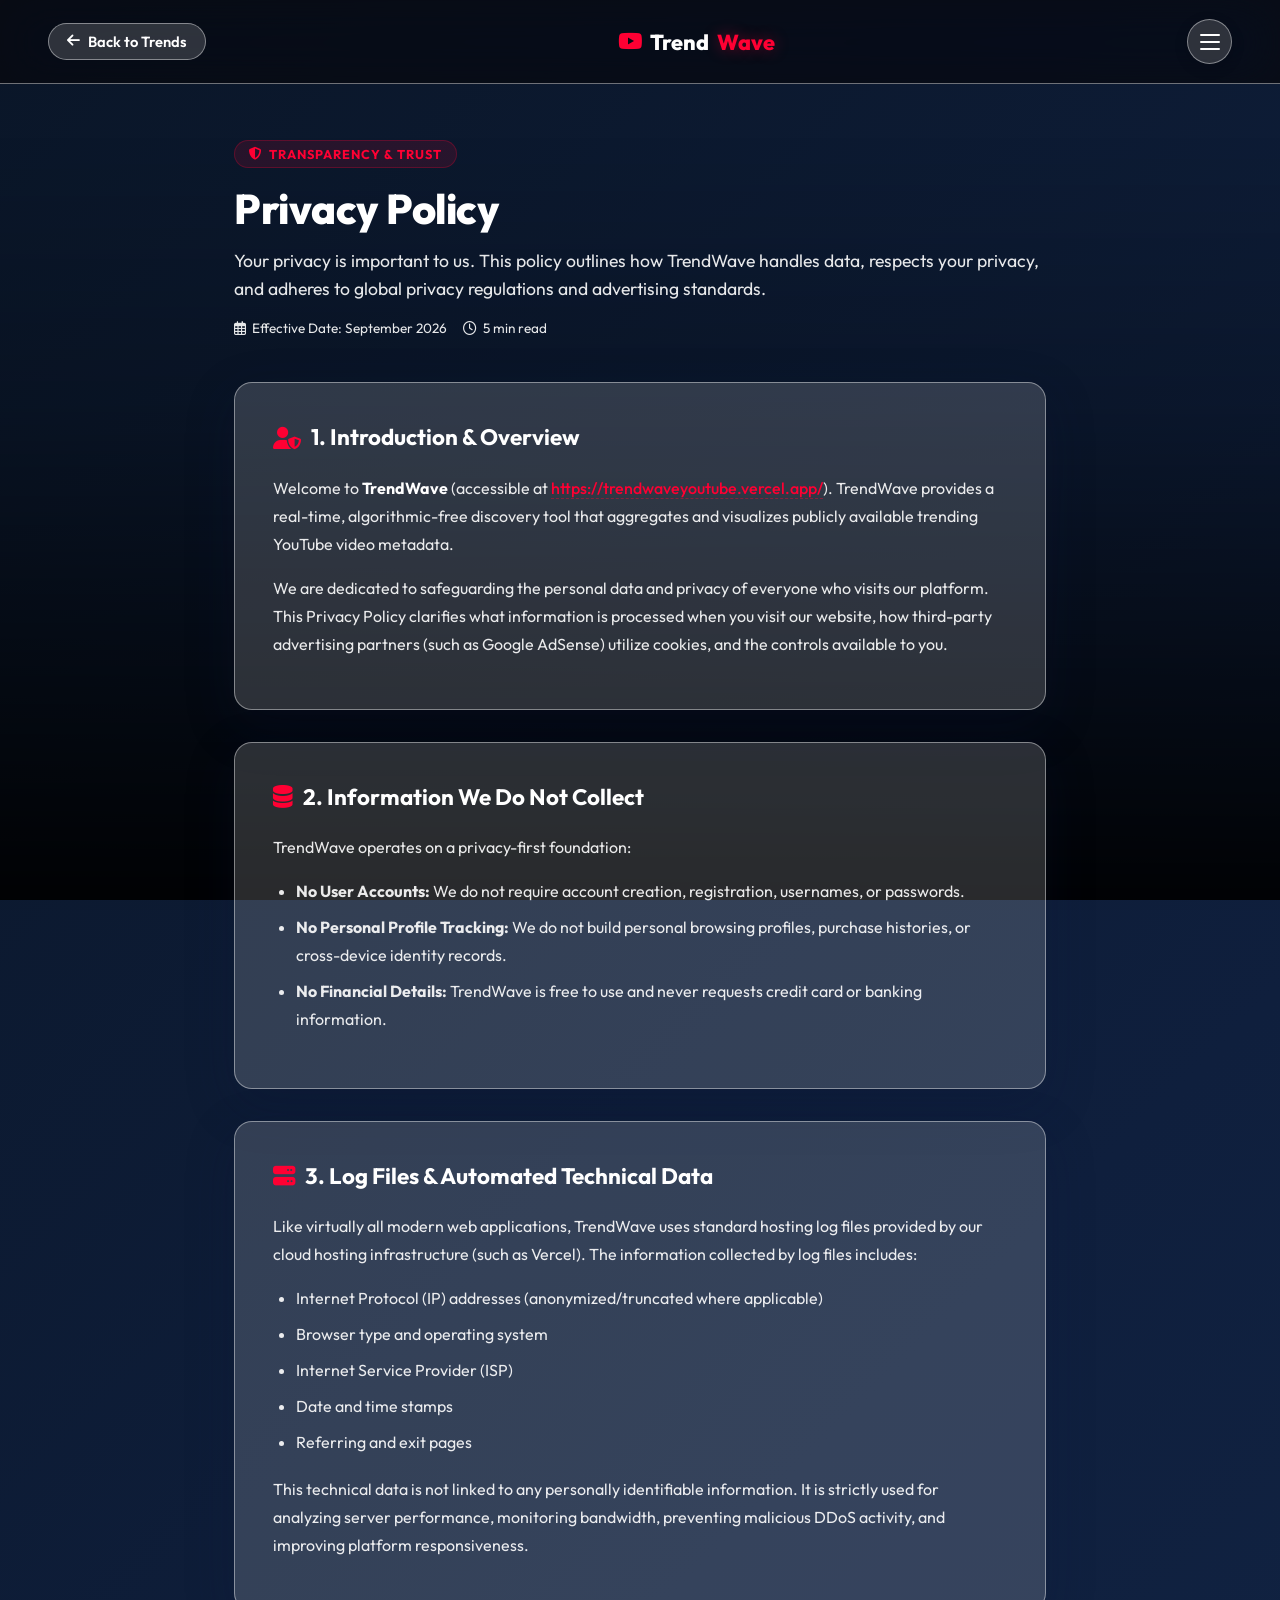
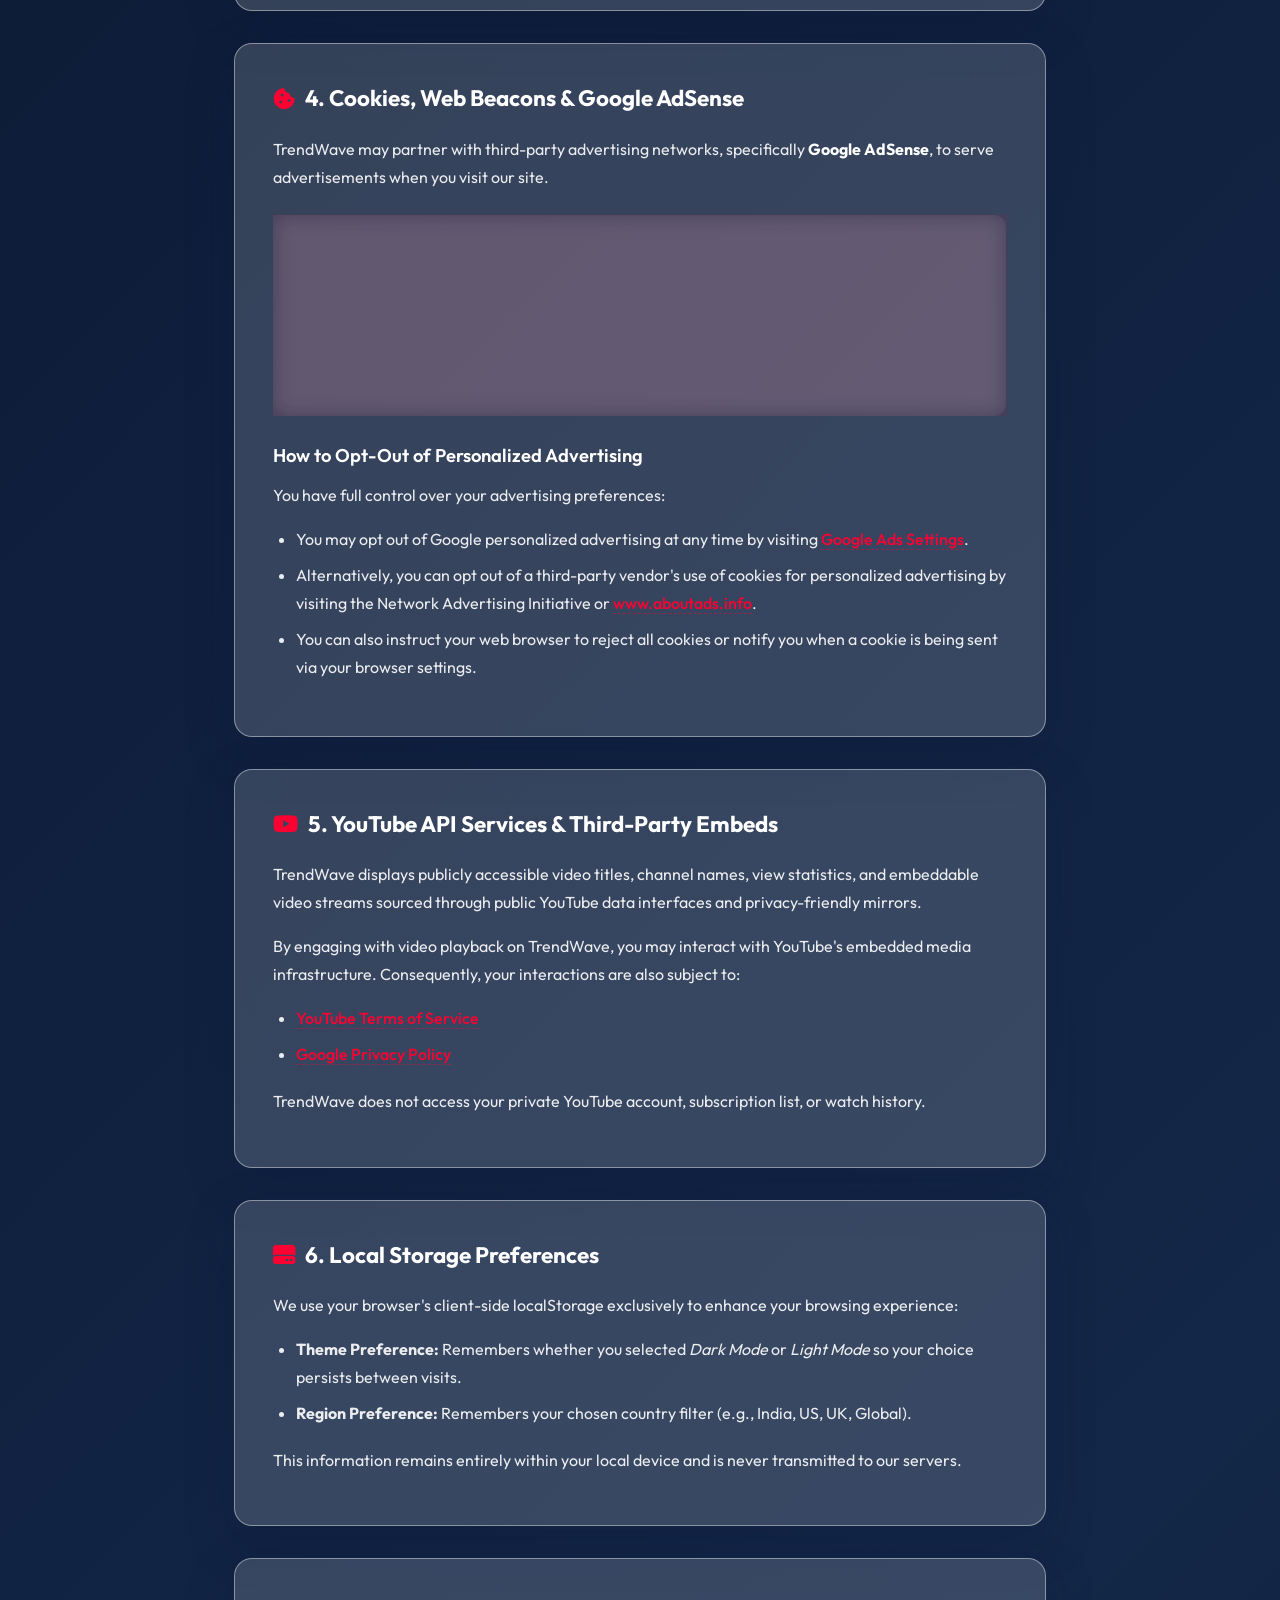
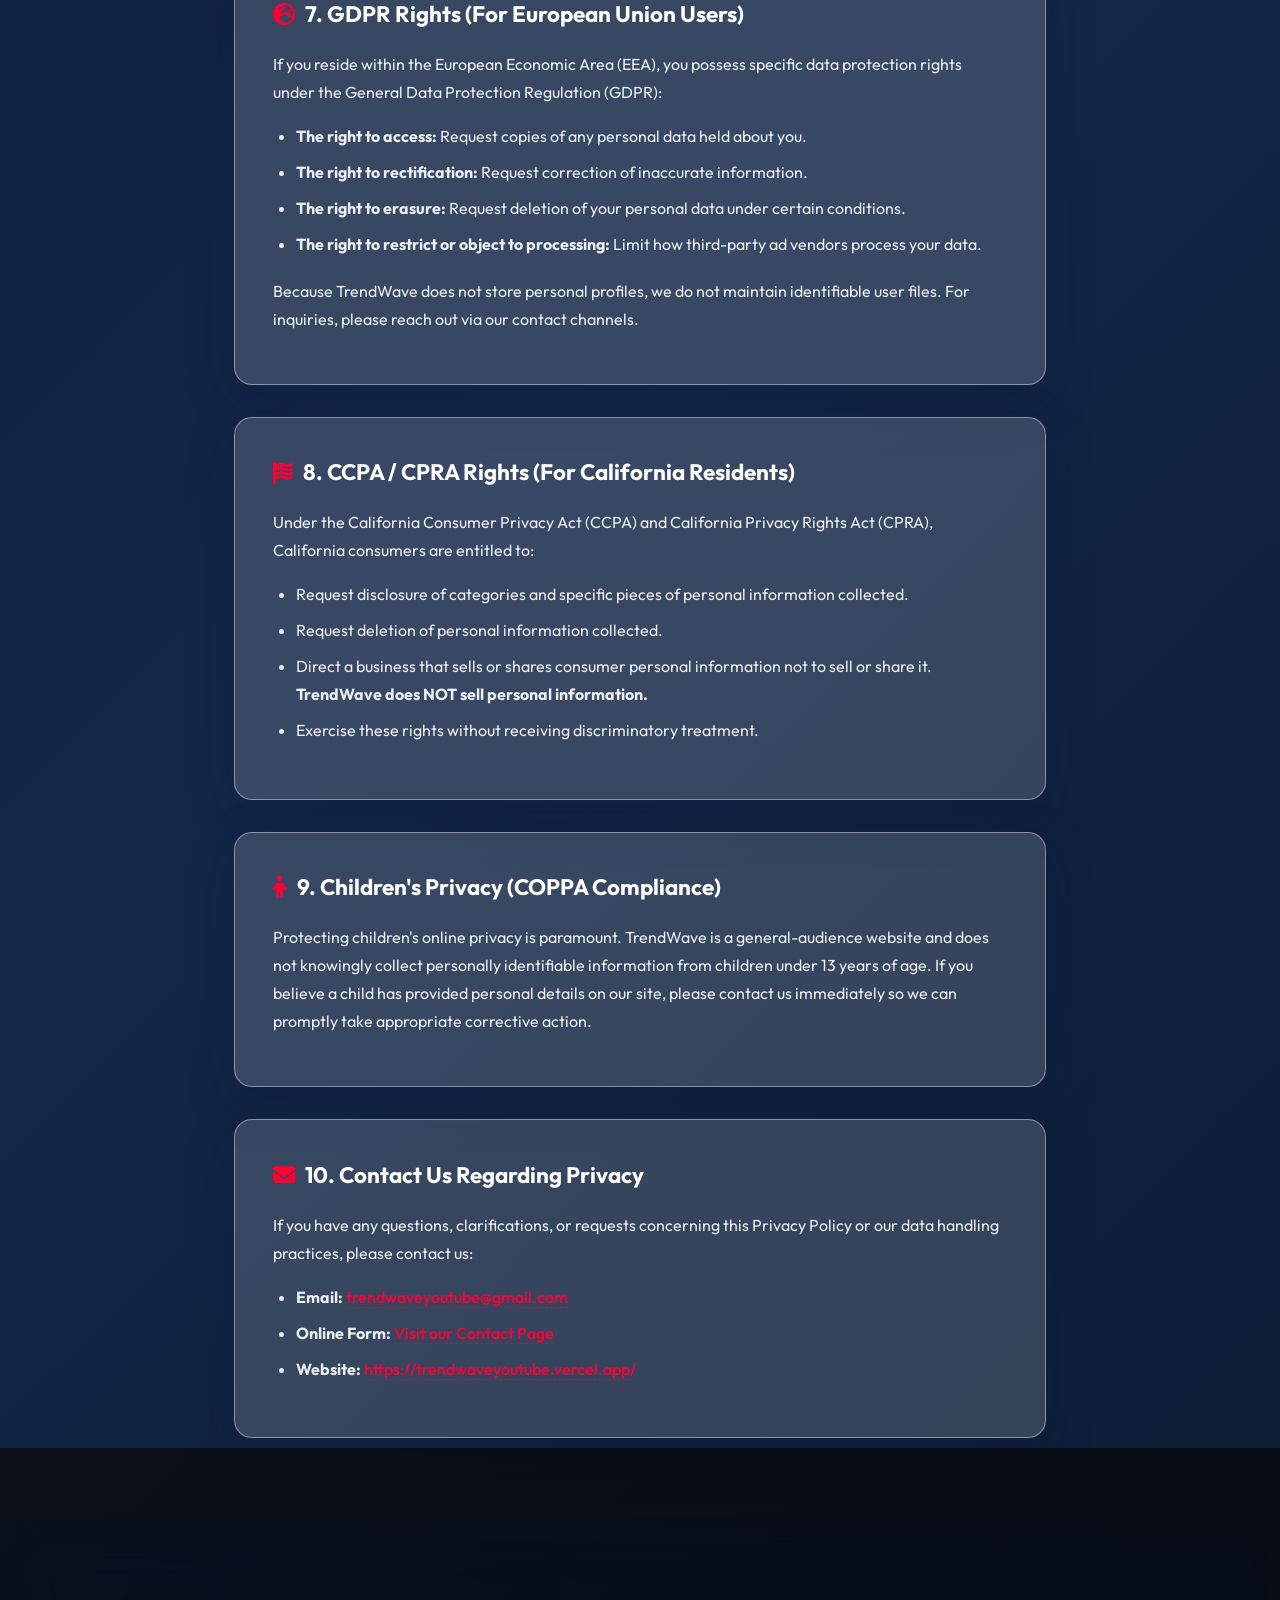
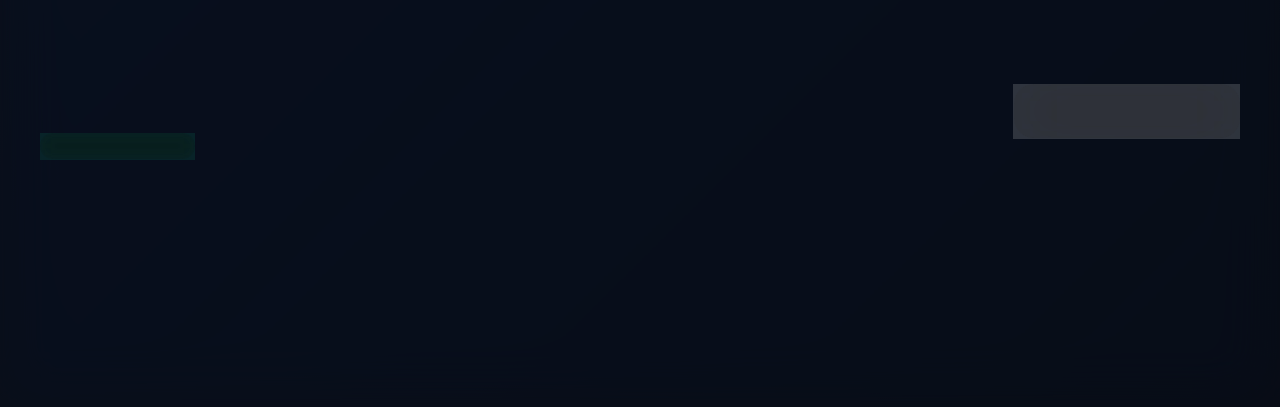
<file: privacy.html>
<!DOCTYPE html>
<html lang="en">
<head>
    <meta charset="UTF-8">
    <meta name="viewport" content="width=device-width, initial-scale=1.0">
    <title>Privacy Policy | TrendWave - Real-Time YouTube Trends</title>
    <meta name="description" content="TrendWave Privacy Policy explains how we protect user privacy, handle preferences, and adhere to Google AdSense policies, GDPR, and CCPA standards.">
    <meta name="keywords" content="TrendWave privacy policy, Google AdSense privacy policy, cookies policy, GDPR compliance, CCPA compliance">
    <link rel="canonical" href="https://trendwaveyoutube.vercel.app/privacy.html">

    <!-- Open Graph -->
    <meta property="og:type" content="article">
    <meta property="og:url" content="https://trendwaveyoutube.vercel.app/privacy.html">
    <meta property="og:title" content="Privacy Policy | TrendWave">
    <meta property="og:description" content="Read TrendWave's comprehensive privacy policy covering cookies, Google AdSense advertising disclosures, and data protection rights.">
    <meta property="og:image" content="https://trendwaveyoutube.vercel.app/assets/icons/web-app-manifest-512x512.png">
    <meta property="og:site_name" content="TrendWave">

    <!-- Twitter Card -->
    <meta name="twitter:card" content="summary_large_image">
    <meta name="twitter:title" content="Privacy Policy | TrendWave">
    <meta name="twitter:description" content="Read TrendWave's comprehensive privacy policy covering cookies, Google AdSense advertising disclosures, and data protection rights.">
    <meta name="twitter:image" content="https://trendwaveyoutube.vercel.app/assets/icons/web-app-manifest-512x512.png">

    <!-- Favicons -->
    <link rel="icon" type="image/png" href="/assets/icons/favicon-96x96.png" sizes="96x96">
    <link rel="icon" type="image/svg+xml" href="/assets/icons/favicon.svg">
    <link rel="shortcut icon" href="/assets/icons/favicon.ico">
    <link rel="apple-touch-icon" sizes="180x180" href="/assets/icons/apple-touch-icon.png">
    <link rel="manifest" href="/assets/icons/site.webmanifest">

    <!-- Fonts & Styles -->
    <link href="https://fonts.googleapis.com/css2?family=Outfit:wght@300;400;500;600;700;800&display=swap" rel="stylesheet">
    <link rel="stylesheet" href="styles.css">
    <link rel="stylesheet" href="https://cdnjs.cloudflare.com/ajax/libs/font-awesome/6.4.0/css/all.min.css">
</head>
<body>
    <div class="background-elements">
        <div class="ambient-glow ambient-top-center"></div>
    </div>

    <nav class="reader-nav">
        <a href="index.html" class="back-link" title="Return to Trending Grid">
            <i class="fas fa-arrow-left"></i> Back to Trends
        </a>
        <a href="index.html" class="reader-logo">
            <i class="fab fa-youtube" style="color: #ff0033;"></i> Trend<span class="highlight">Wave</span>
        </a>
        <div class="reader-nav-controls">
            <button id="mobile-menu-btn" class="hamburger-btn" aria-label="Open Navigation Menu" title="Navigation Menu">
                <span></span>
                <span></span>
                <span></span>
            </button>
        </div>
    </nav>

    <!-- Slide-out Drawer Navigation -->
    <div class="mobile-drawer-overlay" id="mobile-drawer-overlay"></div>
    <aside class="mobile-drawer" id="mobile-drawer" aria-hidden="true">
        <div class="mobile-drawer-header">
            <div class="drawer-logo">
                <i class="fab fa-youtube" style="color: #ff0033;"></i> Trend<span class="highlight">Wave</span>
            </div>
            <button id="close-drawer-btn" class="close-drawer-btn" aria-label="Close Navigation Menu">
                <i class="fas fa-times"></i>
            </button>
        </div>
        <nav class="mobile-drawer-nav">
            <a href="index.html" class="drawer-link"><i class="fas fa-fire" style="color: #ff0033;"></i> Trending Feed</a>
            <a href="faq.html" class="drawer-link"><i class="fas fa-question-circle"></i> Quick Answers & FAQ</a>
            <a href="about.html" class="drawer-link"><i class="fas fa-info-circle"></i> About Us</a>
            <a href="contact.html" class="drawer-link"><i class="fas fa-envelope"></i> Contact Us</a>
            <div class="drawer-divider"></div>
            <a href="privacy.html" class="drawer-link-sub active"><i class="fas fa-shield-alt"></i> Privacy Policy</a>
            <a href="terms.html" class="drawer-link-sub"><i class="fas fa-file-contract"></i> Terms of Service</a>
        </nav>
        <div class="mobile-drawer-footer">
            <a href="https://mail.google.com/mail/?view=cm&to=trendwaveyoutube@gmail.com" target="_blank" rel="noopener noreferrer" class="drawer-email-btn">
                <i class="fas fa-paper-plane"></i> trendwaveyoutube@gmail.com
            </a>
        </div>
    </aside>

    <main class="reader-container">
        <header class="reader-hero">
            <span class="reader-badge"><i class="fas fa-shield-alt"></i> Transparency & Trust</span>
            <h1>Privacy Policy</h1>
            <p>Your privacy is important to us. This policy outlines how TrendWave handles data, respects your privacy, and adheres to global privacy regulations and advertising standards.</p>
            <div class="reader-meta">
                <span><i class="far fa-calendar-alt"></i> Effective Date: September 2026</span>
                <span><i class="far fa-clock"></i> 5 min read</span>
            </div>
        </header>

        <div class="reader-content-stack">
            <!-- Section 1 -->
            <article class="reader-card">
                <h2><i class="fas fa-user-shield" style="color: #ff0033;"></i> 1. Introduction & Overview</h2>
                <p>Welcome to <strong>TrendWave</strong> (accessible at <a href="https://trendwaveyoutube.vercel.app/">https://trendwaveyoutube.vercel.app/</a>). TrendWave provides a real-time, algorithmic-free discovery tool that aggregates and visualizes publicly available trending YouTube video metadata.</p>
                <p>We are dedicated to safeguarding the personal data and privacy of everyone who visits our platform. This Privacy Policy clarifies what information is processed when you visit our website, how third-party advertising partners (such as Google AdSense) utilize cookies, and the controls available to you.</p>
            </article>

            <!-- Section 2 -->
            <article class="reader-card">
                <h2><i class="fas fa-database" style="color: #ff0033;"></i> 2. Information We Do Not Collect</h2>
                <p>TrendWave operates on a privacy-first foundation:</p>
                <ul>
                    <li><strong>No User Accounts:</strong> We do not require account creation, registration, usernames, or passwords.</li>
                    <li><strong>No Personal Profile Tracking:</strong> We do not build personal browsing profiles, purchase histories, or cross-device identity records.</li>
                    <li><strong>No Financial Details:</strong> TrendWave is free to use and never requests credit card or banking information.</li>
                </ul>
            </article>

            <!-- Section 3 -->
            <article class="reader-card">
                <h2><i class="fas fa-server" style="color: #ff0033;"></i> 3. Log Files & Automated Technical Data</h2>
                <p>Like virtually all modern web applications, TrendWave uses standard hosting log files provided by our cloud hosting infrastructure (such as Vercel). The information collected by log files includes:</p>
                <ul>
                    <li>Internet Protocol (IP) addresses (anonymized/truncated where applicable)</li>
                    <li>Browser type and operating system</li>
                    <li>Internet Service Provider (ISP)</li>
                    <li>Date and time stamps</li>
                    <li>Referring and exit pages</li>
                </ul>
                <p>This technical data is not linked to any personally identifiable information. It is strictly used for analyzing server performance, monitoring bandwidth, preventing malicious DDoS activity, and improving platform responsiveness.</p>
            </article>

            <!-- Section 4 (Google AdSense Crucial) -->
            <article class="reader-card">
                <h2><i class="fas fa-cookie-bite" style="color: #ff0033;"></i> 4. Cookies, Web Beacons & Google AdSense</h2>
                <p>TrendWave may partner with third-party advertising networks, specifically <strong>Google AdSense</strong>, to serve advertisements when you visit our site.</p>
                <div class="reader-callout">
                    <p><strong>Google AdSense Cookie Disclosure:</strong></p>
                    <ul style="margin-top: 0.5rem; margin-bottom: 0;">
                        <li>Third-party vendors, including <strong>Google</strong>, use cookies to serve ads based on a user's prior visits to this website or other websites on the internet.</li>
                        <li>Google's use of advertising cookies enables it and its partners to serve targeted ads to our users based on their visits to TrendWave and/or other websites across the web.</li>
                    </ul>
                </div>
                <h3>How to Opt-Out of Personalized Advertising</h3>
                <p>You have full control over your advertising preferences:</p>
                <ul>
                    <li>You may opt out of Google personalized advertising at any time by visiting <a href="https://adssettings.google.com" target="_blank" rel="noopener noreferrer">Google Ads Settings</a>.</li>
                    <li>Alternatively, you can opt out of a third-party vendor's use of cookies for personalized advertising by visiting the Network Advertising Initiative or <a href="https://www.aboutads.info/choices/" target="_blank" rel="noopener noreferrer">www.aboutads.info</a>.</li>
                    <li>You can also instruct your web browser to reject all cookies or notify you when a cookie is being sent via your browser settings.</li>
                </ul>
            </article>

            <!-- Section 5 -->
            <article class="reader-card">
                <h2><i class="fab fa-youtube" style="color: #ff0033;"></i> 5. YouTube API Services & Third-Party Embeds</h2>
                <p>TrendWave displays publicly accessible video titles, channel names, view statistics, and embeddable video streams sourced through public YouTube data interfaces and privacy-friendly mirrors.</p>
                <p>By engaging with video playback on TrendWave, you may interact with YouTube's embedded media infrastructure. Consequently, your interactions are also subject to:</p>
                <ul>
                    <li><a href="https://www.youtube.com/t/terms" target="_blank" rel="noopener noreferrer">YouTube Terms of Service</a></li>
                    <li><a href="https://policies.google.com/privacy" target="_blank" rel="noopener noreferrer">Google Privacy Policy</a></li>
                </ul>
                <p>TrendWave does not access your private YouTube account, subscription list, or watch history.</p>
            </article>

            <!-- Section 6 -->
            <article class="reader-card">
                <h2><i class="fas fa-hdd" style="color: #ff0033;"></i> 6. Local Storage Preferences</h2>
                <p>We use your browser's client-side <code>localStorage</code> exclusively to enhance your browsing experience:</p>
                <ul>
                    <li><strong>Theme Preference:</strong> Remembers whether you selected <em>Dark Mode</em> or <em>Light Mode</em> so your choice persists between visits.</li>
                    <li><strong>Region Preference:</strong> Remembers your chosen country filter (e.g., India, US, UK, Global).</li>
                </ul>
                <p>This information remains entirely within your local device and is never transmitted to our servers.</p>
            </article>

            <!-- Section 7 -->
            <article class="reader-card">
                <h2><i class="fas fa-globe-europe" style="color: #ff0033;"></i> 7. GDPR Rights (For European Union Users)</h2>
                <p>If you reside within the European Economic Area (EEA), you possess specific data protection rights under the General Data Protection Regulation (GDPR):</p>
                <ul>
                    <li><strong>The right to access:</strong> Request copies of any personal data held about you.</li>
                    <li><strong>The right to rectification:</strong> Request correction of inaccurate information.</li>
                    <li><strong>The right to erasure:</strong> Request deletion of your personal data under certain conditions.</li>
                    <li><strong>The right to restrict or object to processing:</strong> Limit how third-party ad vendors process your data.</li>
                </ul>
                <p>Because TrendWave does not store personal profiles, we do not maintain identifiable user files. For inquiries, please reach out via our contact channels.</p>
            </article>

            <!-- Section 8 -->
            <article class="reader-card">
                <h2><i class="fas fa-flag-usa" style="color: #ff0033;"></i> 8. CCPA / CPRA Rights (For California Residents)</h2>
                <p>Under the California Consumer Privacy Act (CCPA) and California Privacy Rights Act (CPRA), California consumers are entitled to:</p>
                <ul>
                    <li>Request disclosure of categories and specific pieces of personal information collected.</li>
                    <li>Request deletion of personal information collected.</li>
                    <li>Direct a business that sells or shares consumer personal information not to sell or share it. <strong>TrendWave does NOT sell personal information.</strong></li>
                    <li>Exercise these rights without receiving discriminatory treatment.</li>
                </ul>
            </article>

            <!-- Section 9 -->
            <article class="reader-card">
                <h2><i class="fas fa-child" style="color: #ff0033;"></i> 9. Children's Privacy (COPPA Compliance)</h2>
                <p>Protecting children's online privacy is paramount. TrendWave is a general-audience website and does not knowingly collect personally identifiable information from children under 13 years of age. If you believe a child has provided personal details on our site, please contact us immediately so we can promptly take appropriate corrective action.</p>
            </article>

            <!-- Section 10 -->
            <article class="reader-card">
                <h2><i class="fas fa-envelope" style="color: #ff0033;"></i> 10. Contact Us Regarding Privacy</h2>
                <p>If you have any questions, clarifications, or requests concerning this Privacy Policy or our data handling practices, please contact us:</p>
                <ul>
                    <li><strong>Email:</strong> <a href="https://mail.google.com/mail/?view=cm&to=trendwaveyoutube@gmail.com" target="_blank" rel="noopener noreferrer">trendwaveyoutube@gmail.com</a></li>
                    <li><strong>Online Form:</strong> <a href="contact.html">Visit our Contact Page</a></li>
                    <li><strong>Website:</strong> <a href="https://trendwaveyoutube.vercel.app/">https://trendwaveyoutube.vercel.app/</a></li>
                </ul>
            </article>
        </div>
    </main>

    <!-- Site Footer -->
    <footer class="site-footer">
        <div class="footer-container">
            <div class="footer-brand">
                <a href="index.html" class="footer-logo">
                    <i class="fab fa-youtube" style="color: #ff0033;"></i> Trend<span class="highlight">Wave</span>
                </a>
                <p>Real-time trending YouTube videos today without personal algorithmic bias. Explore viral phenomena across global charts instantly.</p>
                <span class="footer-badge-pill"><i class="fas fa-circle"></i> Live Global Stream</span>
            </div>

            <div class="footer-col scroll-reveal" data-delay="1">
                <h4>Navigation</h4>
                <ul class="footer-links">
                    <li><a href="index.html"><i class="fas fa-home"></i> Home Trends</a></li>
                    <li><a href="faq.html"><i class="fas fa-question-circle"></i> FAQ</a></li>
                    <li><a href="about.html"><i class="fas fa-info-circle"></i> About Us</a></li>
                    <li><a href="contact.html"><i class="fas fa-envelope"></i> Contact Us</a></li>
                </ul>
            </div>

            <div class="footer-col scroll-reveal" data-delay="2">
                <h4>Legal & Policies</h4>
                <ul class="footer-links">
                    <li><a href="privacy.html"><i class="fas fa-shield-alt"></i> Privacy Policy</a></li>
                    <li><a href="terms.html"><i class="fas fa-file-contract"></i> Terms of Service</a></li>
                    <li><a href="terms.html#dmca"><i class="fas fa-balance-scale"></i> DMCA & Fair Use</a></li>
                    <li><a href="https://adssettings.google.com" target="_blank" rel="noopener noreferrer"><i class="fas fa-ad"></i> Ad Choices</a></li>
                </ul>
            </div>

            <div class="footer-col scroll-reveal" data-delay="3">
                <h4>Support & Feedback</h4>
                <div class="footer-contact-info">
                    <p>Have a question or feedback? We'd love to hear from you.</p>
                    <a href="https://mail.google.com/mail/?view=cm&to=trendwaveyoutube@gmail.com" target="_blank" rel="noopener noreferrer" class="footer-email-btn">
                        <i class="fas fa-paper-plane"></i> trendwaveyoutube@gmail.com
                    </a>
                </div>
            </div>
        </div>

        <div class="footer-bottom">
            <div class="footer-copy">
                &copy; 2026 TrendWave. All rights reserved.
            </div>
            <div class="footer-disclaimer">
                TrendWave is an independent platform and is not affiliated, endorsed, or partnered with YouTube&trade; or Google LLC. YouTube&trade; is a registered trademark of Google LLC.
            </div>
        </div>
    </footer>

    <script>
        // Ensure clean dark theme
        try { localStorage.removeItem('theme'); document.body.classList.remove('light-mode'); } catch (e) {}

        // Navigation Drawer Logic
        const mobileMenuBtn = document.getElementById('mobile-menu-btn');
        const closeDrawerBtn = document.getElementById('close-drawer-btn');
        const mobileDrawer = document.getElementById('mobile-drawer');
        const mobileDrawerOverlay = document.getElementById('mobile-drawer-overlay');

        const openDrawer = () => {
            if (mobileDrawer) {
                mobileDrawer.classList.add('open');
                mobileDrawer.setAttribute('aria-hidden', 'false');
            }
            if (mobileDrawerOverlay) mobileDrawerOverlay.classList.add('open');
            document.body.style.overflow = 'hidden';
        };

        const closeDrawer = () => {
            if (mobileDrawer) {
                mobileDrawer.classList.remove('open');
                mobileDrawer.setAttribute('aria-hidden', 'true');
            }
            if (mobileDrawerOverlay) mobileDrawerOverlay.classList.remove('open');
            document.body.style.overflow = '';
        };

        if (mobileMenuBtn) mobileMenuBtn.addEventListener('click', openDrawer);
        if (closeDrawerBtn) closeDrawerBtn.addEventListener('click', closeDrawer);
        if (mobileDrawerOverlay) mobileDrawerOverlay.addEventListener('click', closeDrawer);
        document.querySelectorAll('.drawer-link, .drawer-link-sub').forEach(l => l.addEventListener('click', closeDrawer));
        document.addEventListener('keydown', (e) => {
            if (e.key === 'Escape' && mobileDrawer && mobileDrawer.classList.contains('open')) closeDrawer();
        });
    </script>
    <!-- Scroll Reveal Observer -->
    <script>
        (function() {
            const revealElements = document.querySelectorAll('.scroll-reveal');
            if (!revealElements.length || !('IntersectionObserver' in window)) {
                revealElements.forEach(el => el.classList.add('revealed'));
                return;
            }
            const observer = new IntersectionObserver((entries) => {
                entries.forEach(entry => {
                    if (entry.isIntersecting) {
                        entry.target.classList.add('revealed');
                        observer.unobserve(entry.target);
                    }
                });
            }, { threshold: 0.15, rootMargin: '0px 0px -40px 0px' });
            revealElements.forEach(el => observer.observe(el));
        })();
    </script>
</body>
</html>
</file>
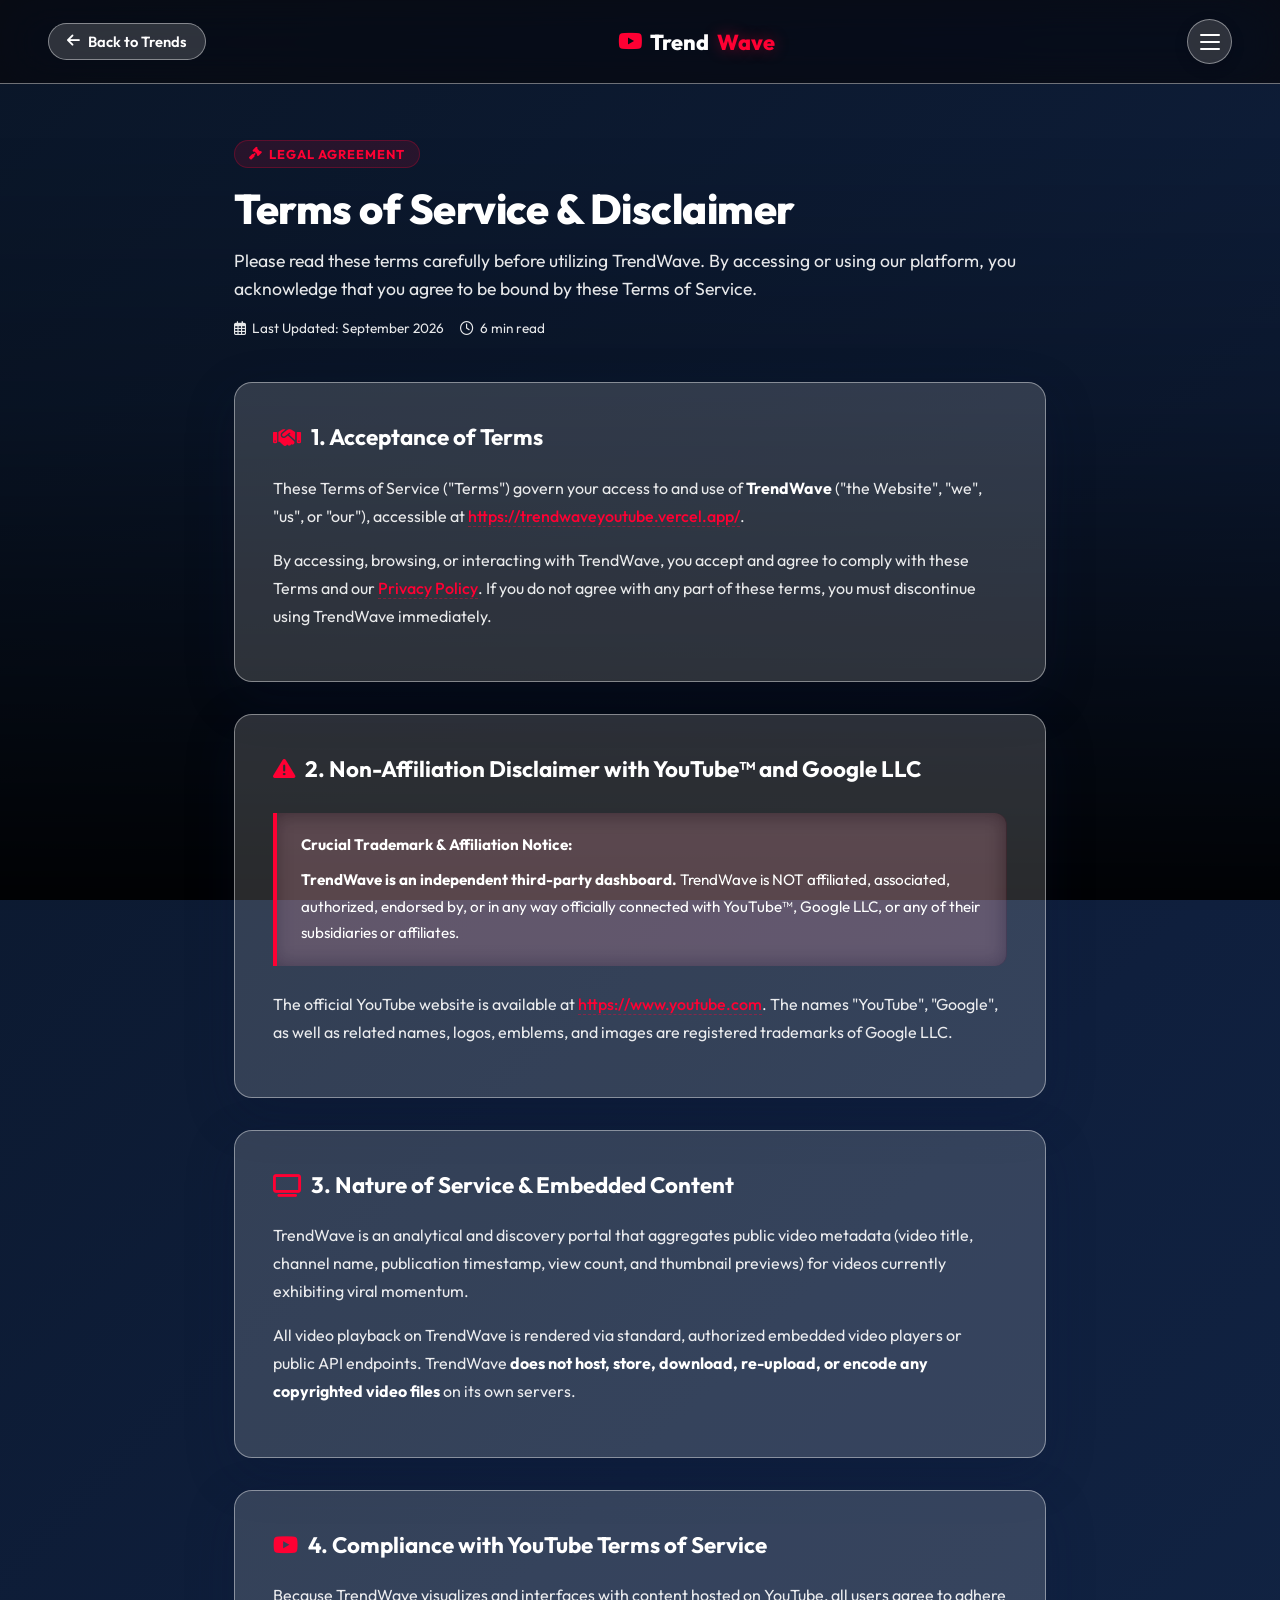
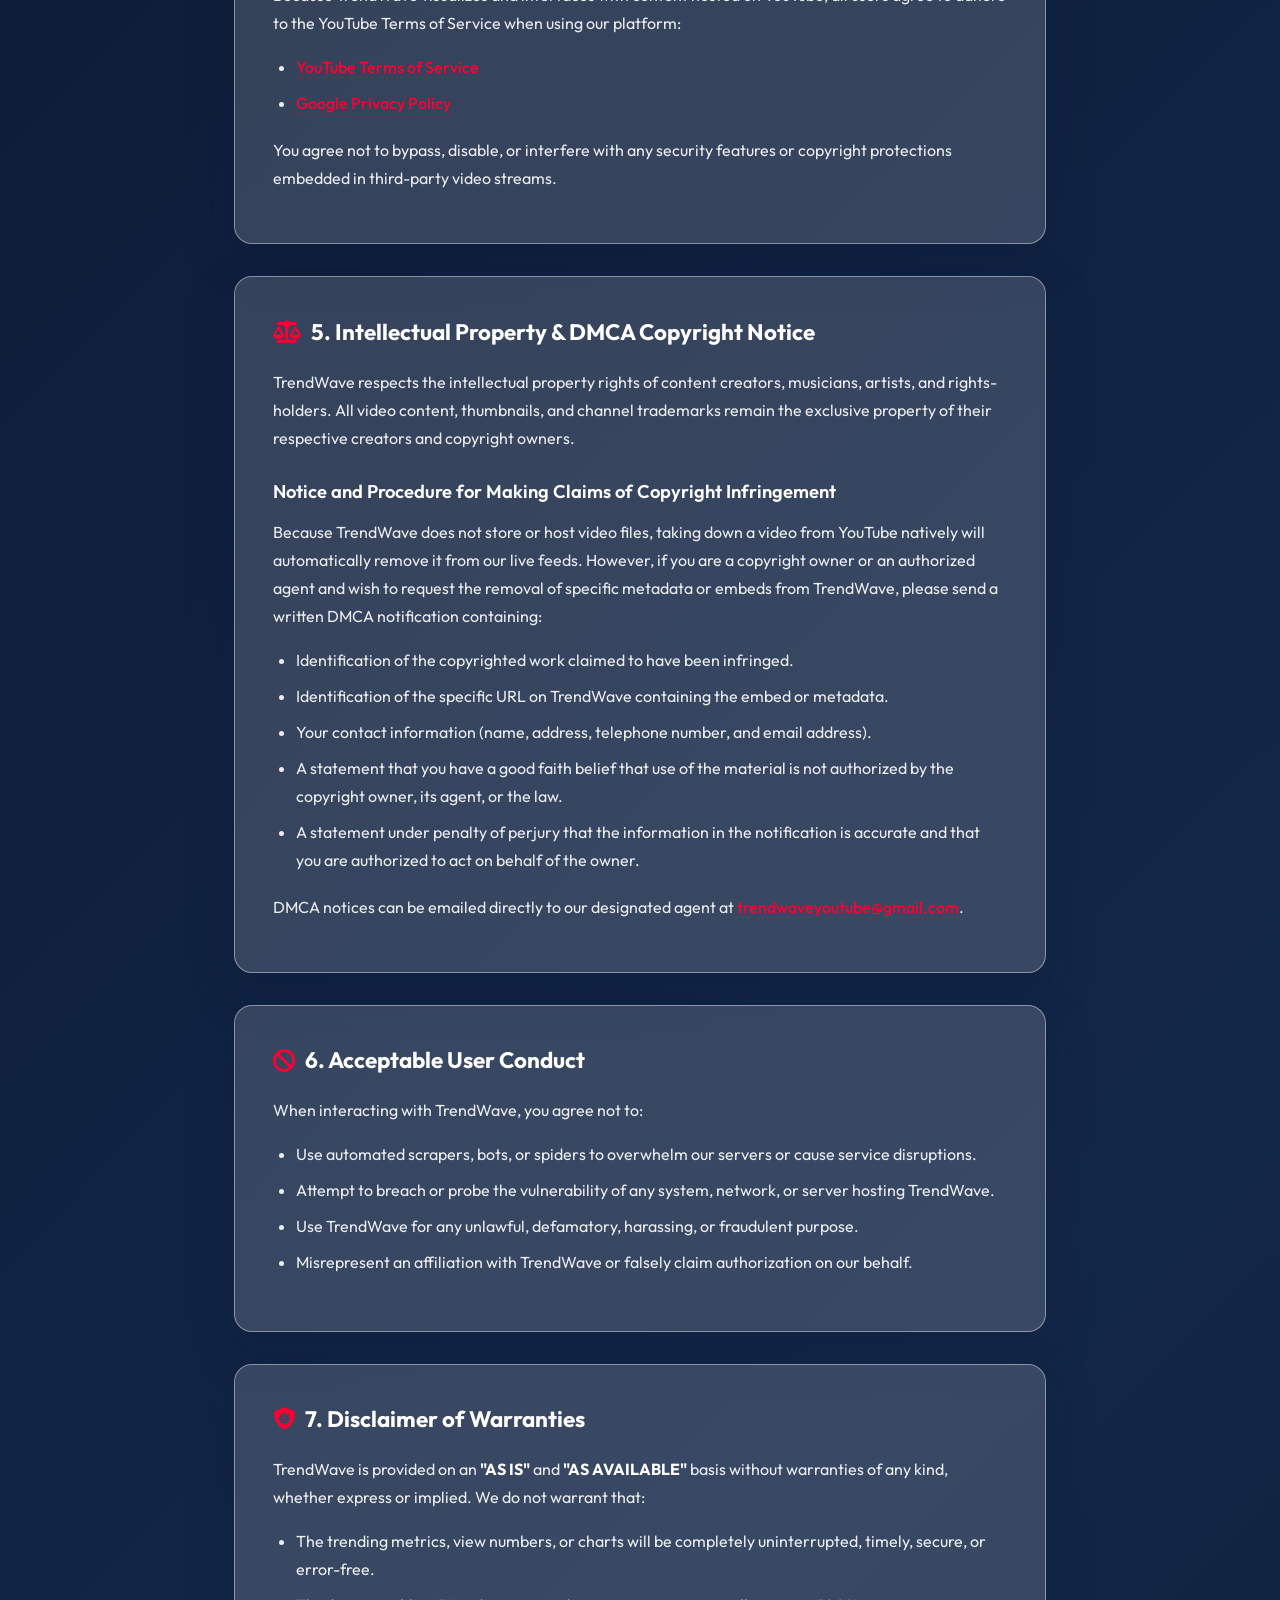
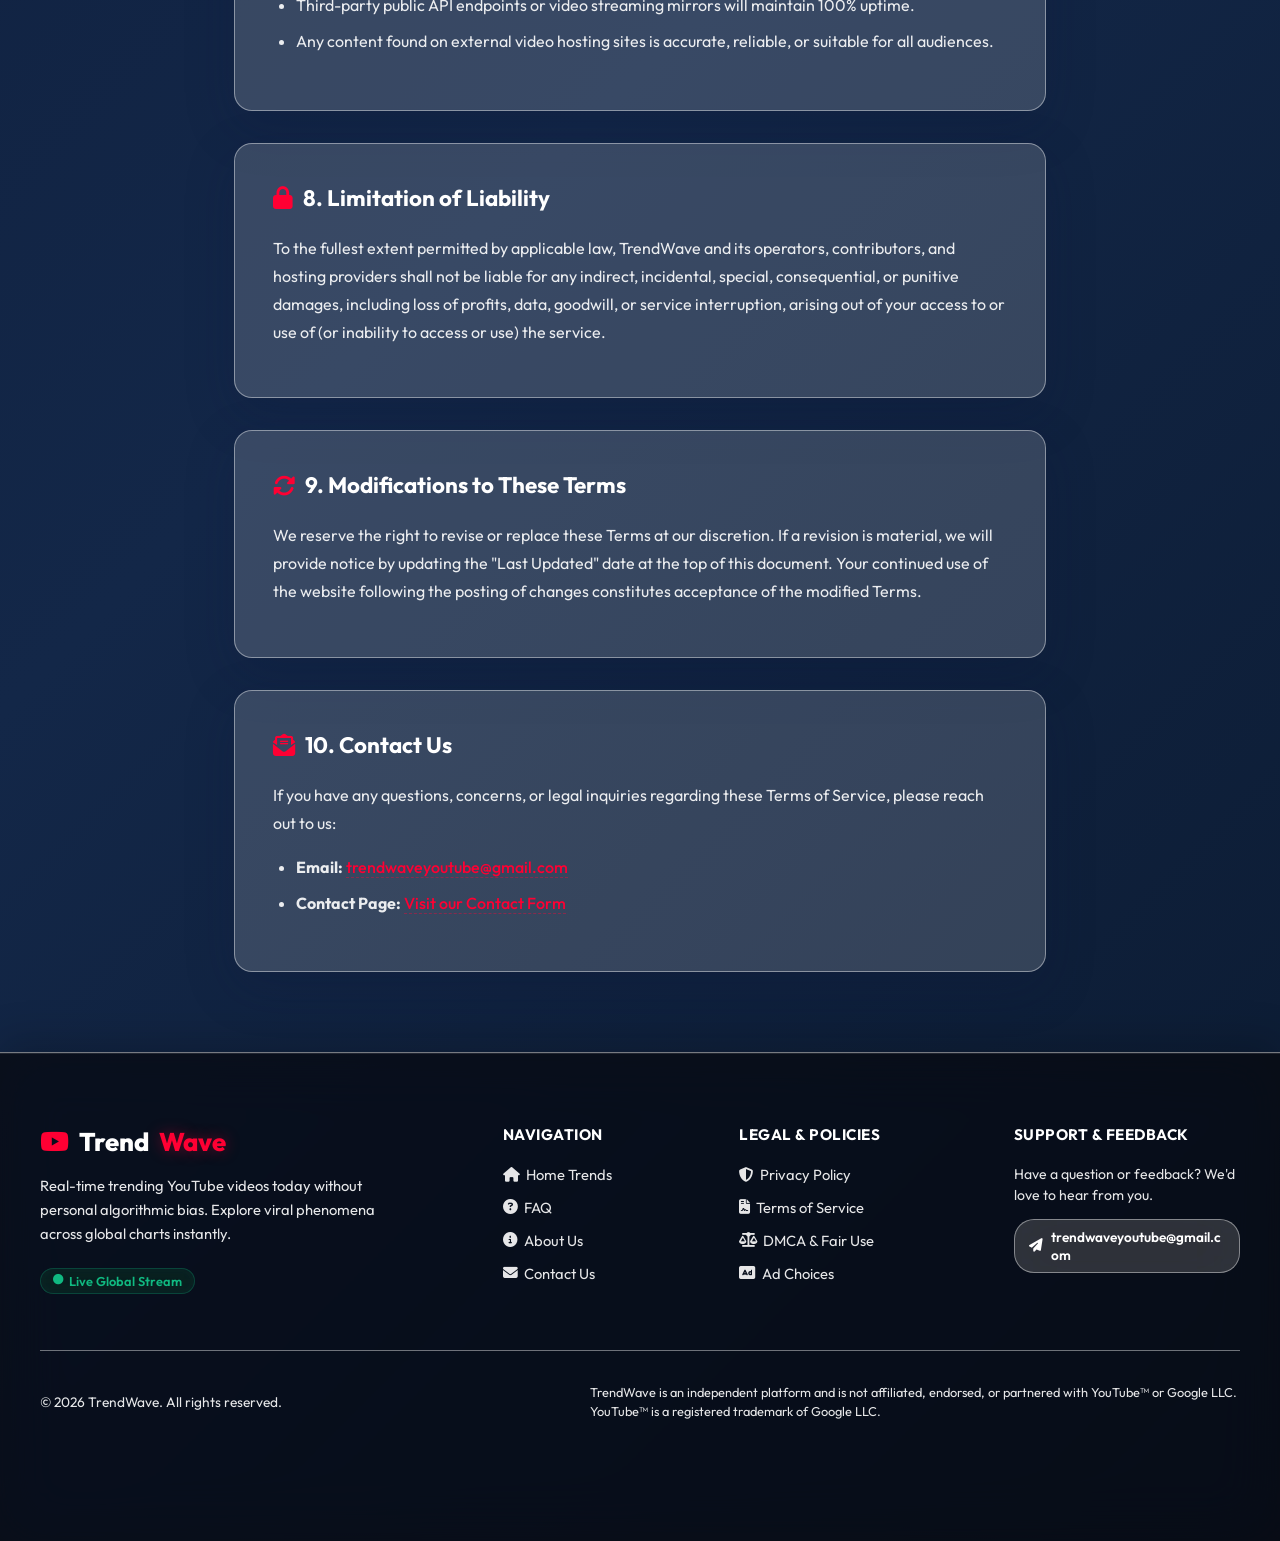
<file: terms.html>
<!DOCTYPE html>
<html lang="en">
<head>
    <meta charset="UTF-8">
    <meta name="viewport" content="width=device-width, initial-scale=1.0">
    <title>Terms of Service & Disclaimer | TrendWave</title>
    <meta name="description" content="TrendWave Terms of Service, user guidelines, DMCA copyright policy, and non-affiliation disclaimer with YouTube and Google LLC.">
    <meta name="keywords" content="TrendWave terms of service, YouTube trends disclaimer, DMCA policy, terms of use">
    <link rel="canonical" href="https://trendwaveyoutube.vercel.app/terms.html">

    <!-- Open Graph -->
    <meta property="og:type" content="article">
    <meta property="og:url" content="https://trendwaveyoutube.vercel.app/terms.html">
    <meta property="og:title" content="Terms of Service & Disclaimer | TrendWave">
    <meta property="og:description" content="Review TrendWave's terms of service, acceptable use guidelines, DMCA copyright notice, and legal disclaimers.">
    <meta property="og:image" content="https://trendwaveyoutube.vercel.app/assets/icons/web-app-manifest-512x512.png">
    <meta property="og:site_name" content="TrendWave">

    <!-- Twitter Card -->
    <meta name="twitter:card" content="summary_large_image">
    <meta name="twitter:title" content="Terms of Service & Disclaimer | TrendWave">
    <meta name="twitter:description" content="Review TrendWave's terms of service, acceptable use guidelines, DMCA copyright notice, and legal disclaimers.">
    <meta name="twitter:image" content="https://trendwaveyoutube.vercel.app/assets/icons/web-app-manifest-512x512.png">

    <!-- Favicons -->
    <link rel="icon" type="image/png" href="/assets/icons/favicon-96x96.png" sizes="96x96">
    <link rel="icon" type="image/svg+xml" href="/assets/icons/favicon.svg">
    <link rel="shortcut icon" href="/assets/icons/favicon.ico">
    <link rel="apple-touch-icon" sizes="180x180" href="/assets/icons/apple-touch-icon.png">
    <link rel="manifest" href="/assets/icons/site.webmanifest">

    <!-- Fonts & Styles -->
    <link href="https://fonts.googleapis.com/css2?family=Outfit:wght@300;400;500;600;700;800&display=swap" rel="stylesheet">
    <link rel="stylesheet" href="styles.css">
    <link rel="stylesheet" href="https://cdnjs.cloudflare.com/ajax/libs/font-awesome/6.4.0/css/all.min.css">
</head>
<body>
    <div class="background-elements">
        <div class="ambient-glow ambient-top-center"></div>
    </div>

    <nav class="reader-nav">
        <a href="index.html" class="back-link" title="Return to Trending Grid">
            <i class="fas fa-arrow-left"></i> Back to Trends
        </a>
        <a href="index.html" class="reader-logo">
            <i class="fab fa-youtube" style="color: #ff0033;"></i> Trend<span class="highlight">Wave</span>
        </a>
        <div class="reader-nav-controls">
            <button id="mobile-menu-btn" class="hamburger-btn" aria-label="Open Navigation Menu" title="Navigation Menu">
                <span></span>
                <span></span>
                <span></span>
            </button>
        </div>
    </nav>

    <!-- Slide-out Drawer Navigation -->
    <div class="mobile-drawer-overlay" id="mobile-drawer-overlay"></div>
    <aside class="mobile-drawer" id="mobile-drawer" aria-hidden="true">
        <div class="mobile-drawer-header">
            <div class="drawer-logo">
                <i class="fab fa-youtube" style="color: #ff0033;"></i> Trend<span class="highlight">Wave</span>
            </div>
            <button id="close-drawer-btn" class="close-drawer-btn" aria-label="Close Navigation Menu">
                <i class="fas fa-times"></i>
            </button>
        </div>
        <nav class="mobile-drawer-nav">
            <a href="index.html" class="drawer-link"><i class="fas fa-fire" style="color: #ff0033;"></i> Trending Feed</a>
            <a href="faq.html" class="drawer-link"><i class="fas fa-question-circle"></i> Quick Answers & FAQ</a>
            <a href="about.html" class="drawer-link"><i class="fas fa-info-circle"></i> About Us</a>
            <a href="contact.html" class="drawer-link"><i class="fas fa-envelope"></i> Contact Us</a>
            <div class="drawer-divider"></div>
            <a href="privacy.html" class="drawer-link-sub"><i class="fas fa-shield-alt"></i> Privacy Policy</a>
            <a href="terms.html" class="drawer-link-sub active"><i class="fas fa-file-contract"></i> Terms of Service</a>
        </nav>
        <div class="mobile-drawer-footer">
            <a href="https://mail.google.com/mail/?view=cm&to=trendwaveyoutube@gmail.com" target="_blank" rel="noopener noreferrer" class="drawer-email-btn">
                <i class="fas fa-paper-plane"></i> trendwaveyoutube@gmail.com
            </a>
        </div>
    </aside>

    <main class="reader-container">
        <header class="reader-hero">
            <span class="reader-badge"><i class="fas fa-gavel"></i> Legal Agreement</span>
            <h1>Terms of Service & Disclaimer</h1>
            <p>Please read these terms carefully before utilizing TrendWave. By accessing or using our platform, you acknowledge that you agree to be bound by these Terms of Service.</p>
            <div class="reader-meta">
                <span><i class="far fa-calendar-alt"></i> Last Updated: September 2026</span>
                <span><i class="far fa-clock"></i> 6 min read</span>
            </div>
        </header>

        <div class="reader-content-stack">
            <!-- Section 1 -->
            <article class="reader-card">
                <h2><i class="fas fa-handshake" style="color: #ff0033;"></i> 1. Acceptance of Terms</h2>
                <p>These Terms of Service ("Terms") govern your access to and use of <strong>TrendWave</strong> ("the Website", "we", "us", or "our"), accessible at <a href="https://trendwaveyoutube.vercel.app/">https://trendwaveyoutube.vercel.app/</a>.</p>
                <p>By accessing, browsing, or interacting with TrendWave, you accept and agree to comply with these Terms and our <a href="privacy.html">Privacy Policy</a>. If you do not agree with any part of these terms, you must discontinue using TrendWave immediately.</p>
            </article>

            <!-- Section 2 -->
            <article class="reader-card">
                <h2><i class="fas fa-exclamation-triangle" style="color: #ff0033;"></i> 2. Non-Affiliation Disclaimer with YouTube™ and Google LLC</h2>
                <div class="reader-callout">
                    <p><strong>Crucial Trademark & Affiliation Notice:</strong></p>
                    <p style="margin-top: 0.5rem;"><strong>TrendWave is an independent third-party dashboard.</strong> TrendWave is NOT affiliated, associated, authorized, endorsed by, or in any way officially connected with YouTube™, Google LLC, or any of their subsidiaries or affiliates.</p>
                </div>
                <p>The official YouTube website is available at <a href="https://www.youtube.com" target="_blank" rel="noopener noreferrer">https://www.youtube.com</a>. The names "YouTube", "Google", as well as related names, logos, emblems, and images are registered trademarks of Google LLC.</p>
            </article>

            <!-- Section 3 -->
            <article class="reader-card">
                <h2><i class="fas fa-tv" style="color: #ff0033;"></i> 3. Nature of Service & Embedded Content</h2>
                <p>TrendWave is an analytical and discovery portal that aggregates public video metadata (video title, channel name, publication timestamp, view count, and thumbnail previews) for videos currently exhibiting viral momentum.</p>
                <p>All video playback on TrendWave is rendered via standard, authorized embedded video players or public API endpoints. TrendWave <strong>does not host, store, download, re-upload, or encode any copyrighted video files</strong> on its own servers.</p>
            </article>

            <!-- Section 4 -->
            <article class="reader-card">
                <h2><i class="fab fa-youtube" style="color: #ff0033;"></i> 4. Compliance with YouTube Terms of Service</h2>
                <p>Because TrendWave visualizes and interfaces with content hosted on YouTube, all users agree to adhere to the YouTube Terms of Service when using our platform:</p>
                <ul>
                    <li><a href="https://www.youtube.com/t/terms" target="_blank" rel="noopener noreferrer">YouTube Terms of Service</a></li>
                    <li><a href="https://policies.google.com/privacy" target="_blank" rel="noopener noreferrer">Google Privacy Policy</a></li>
                </ul>
                <p>You agree not to bypass, disable, or interfere with any security features or copyright protections embedded in third-party video streams.</p>
            </article>

            <!-- Section 5 -->
            <article class="reader-card" id="dmca">
                <h2><i class="fas fa-balance-scale" style="color: #ff0033;"></i> 5. Intellectual Property & DMCA Copyright Notice</h2>
                <p>TrendWave respects the intellectual property rights of content creators, musicians, artists, and rights-holders. All video content, thumbnails, and channel trademarks remain the exclusive property of their respective creators and copyright owners.</p>
                <h3>Notice and Procedure for Making Claims of Copyright Infringement</h3>
                <p>Because TrendWave does not store or host video files, taking down a video from YouTube natively will automatically remove it from our live feeds. However, if you are a copyright owner or an authorized agent and wish to request the removal of specific metadata or embeds from TrendWave, please send a written DMCA notification containing:</p>
                <ul>
                    <li>Identification of the copyrighted work claimed to have been infringed.</li>
                    <li>Identification of the specific URL on TrendWave containing the embed or metadata.</li>
                    <li>Your contact information (name, address, telephone number, and email address).</li>
                    <li>A statement that you have a good faith belief that use of the material is not authorized by the copyright owner, its agent, or the law.</li>
                    <li>A statement under penalty of perjury that the information in the notification is accurate and that you are authorized to act on behalf of the owner.</li>
                </ul>
                <p>DMCA notices can be emailed directly to our designated agent at <a href="https://mail.google.com/mail/?view=cm&to=trendwaveyoutube@gmail.com" target="_blank" rel="noopener noreferrer">trendwaveyoutube@gmail.com</a>.</p>
            </article>

            <!-- Section 6 -->
            <article class="reader-card">
                <h2><i class="fas fa-ban" style="color: #ff0033;"></i> 6. Acceptable User Conduct</h2>
                <p>When interacting with TrendWave, you agree not to:</p>
                <ul>
                    <li>Use automated scrapers, bots, or spiders to overwhelm our servers or cause service disruptions.</li>
                    <li>Attempt to breach or probe the vulnerability of any system, network, or server hosting TrendWave.</li>
                    <li>Use TrendWave for any unlawful, defamatory, harassing, or fraudulent purpose.</li>
                    <li>Misrepresent an affiliation with TrendWave or falsely claim authorization on our behalf.</li>
                </ul>
            </article>

            <!-- Section 7 -->
            <article class="reader-card">
                <h2><i class="fas fa-shield-virus" style="color: #ff0033;"></i> 7. Disclaimer of Warranties</h2>
                <p>TrendWave is provided on an <strong>"AS IS"</strong> and <strong>"AS AVAILABLE"</strong> basis without warranties of any kind, whether express or implied. We do not warrant that:</p>
                <ul>
                    <li>The trending metrics, view numbers, or charts will be completely uninterrupted, timely, secure, or error-free.</li>
                    <li>Third-party public API endpoints or video streaming mirrors will maintain 100% uptime.</li>
                    <li>Any content found on external video hosting sites is accurate, reliable, or suitable for all audiences.</li>
                </ul>
            </article>

            <!-- Section 8 -->
            <article class="reader-card">
                <h2><i class="fas fa-lock" style="color: #ff0033;"></i> 8. Limitation of Liability</h2>
                <p>To the fullest extent permitted by applicable law, TrendWave and its operators, contributors, and hosting providers shall not be liable for any indirect, incidental, special, consequential, or punitive damages, including loss of profits, data, goodwill, or service interruption, arising out of your access to or use of (or inability to access or use) the service.</p>
            </article>

            <!-- Section 9 -->
            <article class="reader-card">
                <h2><i class="fas fa-sync-alt" style="color: #ff0033;"></i> 9. Modifications to These Terms</h2>
                <p>We reserve the right to revise or replace these Terms at our discretion. If a revision is material, we will provide notice by updating the "Last Updated" date at the top of this document. Your continued use of the website following the posting of changes constitutes acceptance of the modified Terms.</p>
            </article>

            <!-- Section 10 -->
            <article class="reader-card">
                <h2><i class="fas fa-envelope-open-text" style="color: #ff0033;"></i> 10. Contact Us</h2>
                <p>If you have any questions, concerns, or legal inquiries regarding these Terms of Service, please reach out to us:</p>
                <ul>
                    <li><strong>Email:</strong> <a href="https://mail.google.com/mail/?view=cm&to=trendwaveyoutube@gmail.com" target="_blank" rel="noopener noreferrer">trendwaveyoutube@gmail.com</a></li>
                    <li><strong>Contact Page:</strong> <a href="contact.html">Visit our Contact Form</a></li>
                </ul>
            </article>
        </div>
    </main>

    <!-- Site Footer -->
    <footer class="site-footer">
        <div class="footer-container">
            <div class="footer-brand">
                <a href="index.html" class="footer-logo">
                    <i class="fab fa-youtube" style="color: #ff0033;"></i> Trend<span class="highlight">Wave</span>
                </a>
                <p>Real-time trending YouTube videos today without personal algorithmic bias. Explore viral phenomena across global charts instantly.</p>
                <span class="footer-badge-pill"><i class="fas fa-circle"></i> Live Global Stream</span>
            </div>

            <div class="footer-col scroll-reveal" data-delay="1">
                <h4>Navigation</h4>
                <ul class="footer-links">
                    <li><a href="index.html"><i class="fas fa-home"></i> Home Trends</a></li>
                    <li><a href="faq.html"><i class="fas fa-question-circle"></i> FAQ</a></li>
                    <li><a href="about.html"><i class="fas fa-info-circle"></i> About Us</a></li>
                    <li><a href="contact.html"><i class="fas fa-envelope"></i> Contact Us</a></li>
                </ul>
            </div>

            <div class="footer-col scroll-reveal" data-delay="2">
                <h4>Legal & Policies</h4>
                <ul class="footer-links">
                    <li><a href="privacy.html"><i class="fas fa-shield-alt"></i> Privacy Policy</a></li>
                    <li><a href="terms.html"><i class="fas fa-file-contract"></i> Terms of Service</a></li>
                    <li><a href="terms.html#dmca"><i class="fas fa-balance-scale"></i> DMCA & Fair Use</a></li>
                    <li><a href="https://adssettings.google.com" target="_blank" rel="noopener noreferrer"><i class="fas fa-ad"></i> Ad Choices</a></li>
                </ul>
            </div>

            <div class="footer-col scroll-reveal" data-delay="3">
                <h4>Support & Feedback</h4>
                <div class="footer-contact-info">
                    <p>Have a question or feedback? We'd love to hear from you.</p>
                    <a href="https://mail.google.com/mail/?view=cm&to=trendwaveyoutube@gmail.com" target="_blank" rel="noopener noreferrer" class="footer-email-btn">
                        <i class="fas fa-paper-plane"></i> trendwaveyoutube@gmail.com
                    </a>
                </div>
            </div>
        </div>

        <div class="footer-bottom">
            <div class="footer-copy">
                &copy; 2026 TrendWave. All rights reserved.
            </div>
            <div class="footer-disclaimer">
                TrendWave is an independent platform and is not affiliated, endorsed, or partnered with YouTube&trade; or Google LLC. YouTube&trade; is a registered trademark of Google LLC.
            </div>
        </div>
    </footer>

    <script>
        // Ensure clean dark theme
        try { localStorage.removeItem('theme'); document.body.classList.remove('light-mode'); } catch (e) {}

        // Navigation Drawer Logic
        const mobileMenuBtn = document.getElementById('mobile-menu-btn');
        const closeDrawerBtn = document.getElementById('close-drawer-btn');
        const mobileDrawer = document.getElementById('mobile-drawer');
        const mobileDrawerOverlay = document.getElementById('mobile-drawer-overlay');

        const openDrawer = () => {
            if (mobileDrawer) {
                mobileDrawer.classList.add('open');
                mobileDrawer.setAttribute('aria-hidden', 'false');
            }
            if (mobileDrawerOverlay) mobileDrawerOverlay.classList.add('open');
            document.body.style.overflow = 'hidden';
        };

        const closeDrawer = () => {
            if (mobileDrawer) {
                mobileDrawer.classList.remove('open');
                mobileDrawer.setAttribute('aria-hidden', 'true');
            }
            if (mobileDrawerOverlay) mobileDrawerOverlay.classList.remove('open');
            document.body.style.overflow = '';
        };

        if (mobileMenuBtn) mobileMenuBtn.addEventListener('click', openDrawer);
        if (closeDrawerBtn) closeDrawerBtn.addEventListener('click', closeDrawer);
        if (mobileDrawerOverlay) mobileDrawerOverlay.addEventListener('click', closeDrawer);
        document.querySelectorAll('.drawer-link, .drawer-link-sub').forEach(l => l.addEventListener('click', closeDrawer));
        document.addEventListener('keydown', (e) => {
            if (e.key === 'Escape' && mobileDrawer && mobileDrawer.classList.contains('open')) closeDrawer();
        });
    </script>
    <!-- Scroll Reveal Observer -->
    <script>
        (function() {
            const revealElements = document.querySelectorAll('.scroll-reveal');
            if (!revealElements.length || !('IntersectionObserver' in window)) {
                revealElements.forEach(el => el.classList.add('revealed'));
                return;
            }
            const observer = new IntersectionObserver((entries) => {
                entries.forEach(entry => {
                    if (entry.isIntersecting) {
                        entry.target.classList.add('revealed');
                        observer.unobserve(entry.target);
                    }
                });
            }, { threshold: 0.15, rootMargin: '0px 0px -40px 0px' });
            revealElements.forEach(el => observer.observe(el));
        })();
    </script>
</body>
</html>
</file>
<file: styles.css>
:root {
    --bg-color: #3b6ecc;
    --card-bg: rgba(255, 255, 255, 0.16);
    --card-border: rgba(255, 255, 255, 0.42);
    --text-primary: #ffffff;
    --text-secondary: rgba(255, 255, 255, 0.90);
    --accent: #ff0033;
    --accent-glow: rgba(255, 0, 51, 0.4);
    --glass-blur: blur(28px) saturate(150%);
    --shadow: 0 16px 50px rgba(15, 23, 60, 0.22);

    /* Reference Glassmorphism Tokens */
    --glass-bg-deep: rgba(255, 255, 255, 0.16);
    --glass-bg-light: rgba(255, 255, 255, 0.10);
    --glass-border-glow: rgba(255, 255, 255, 0.45);
    --glass-blur-heavy: blur(28px) saturate(150%);
}

/* ==========================================================================
   Dynamic Text Contrast for Bright Backgrounds
   - Automatically adapts foreground text to active background brightness
   - Bright background -> Crisp, high-contrast dark text
   - Dark background -> Light / white text (default)
   - Smooth 0.4s transitions, crisp sharp typography, zero global fog or milky overlay
   - Thumbnails, buttons, play icons, and red accents remain untouched
   ========================================================================== */
body.bright-bg {
    --text-primary: #090d16;
    --text-secondary: rgba(9, 13, 22, 0.85);
}

/* Smooth color transitions between light and dark text states */
.video-title,
.channel-name,
.stat,
.video-stats,
.topic-tag,
.header-title h1,
.header-subtitle,
.header-date,
.section-title h2,
.section-subtitle,
.seo-card h2,
.seo-card p,
.seo-card li,
.seo-faq-card h2,
.seo-faq-card p,
.faq-question span,
.faq-answer p,
.faq-category-header h3,
.region-select-label,
.global-pill-label,
.empty-state h3,
.empty-state p,
.site-footer,
.footer-brand h3,
.footer-brand p,
.footer-col h4,
.footer-col a,
.footer-bottom,
.category-tab:not(.active),
.reader-logo,
.back-link,
.drawer-logo,
.drawer-link {
    transition: color 0.4s cubic-bezier(0.16, 1, 0.3, 1),
                text-shadow 0.4s cubic-bezier(0.16, 1, 0.3, 1),
                border-color 0.4s ease,
                background-color 0.4s ease !important;
}

/* Adaptive Dark Text on Bright Background */
body.bright-bg .video-title {
    color: #050811 !important;
    text-shadow: 0 1px 2px rgba(255, 255, 255, 0.65) !important;
    font-weight: 700;
}

body.bright-bg .video-card:hover .video-title {
    color: #000000 !important;
    text-shadow: 0 0 10px rgba(0, 0, 0, 0.18) !important;
}

body.bright-bg .channel-name {
    color: #0f172a !important;
    text-shadow: 0 1px 1px rgba(255, 255, 255, 0.4) !important;
    font-weight: 600;
}

body.bright-bg .video-card:hover .channel-name {
    color: #050811 !important;
}

body.bright-bg .video-stats {
    color: #1e293b !important;
    border-top-color: rgba(0, 0, 0, 0.16) !important;
}

body.bright-bg .stat {
    color: #1e293b !important;
    font-weight: 600;
}

body.bright-bg .topic-tag {
    color: #050811 !important;
    background: rgba(0, 0, 0, 0.08) !important;
    border: 1px solid rgba(0, 0, 0, 0.14) !important;
    text-shadow: none !important;
}

body.bright-bg .header-content h1,
body.bright-bg .header-title h1 {
    color: #050811 !important;
    text-shadow: 0 1px 3px rgba(255, 255, 255, 0.85) !important;
}

body.bright-bg .header-subtitle,
body.bright-bg .header-content p {
    color: #1e293b !important;
    text-shadow: 0 1px 2px rgba(255, 255, 255, 0.6) !important;
}

body.bright-bg .header-date {
    color: #334155 !important;
}

body.bright-bg .region-select-label,
body.bright-bg .global-pill-label {
    color: #090d16 !important;
}

body.bright-bg .icon-pill-btn {
    color: #090d16 !important;
    background: rgba(0, 0, 0, 0.06) !important;
    border-color: rgba(0, 0, 0, 0.15) !important;
}

body.bright-bg .icon-pill-btn:hover {
    color: var(--accent) !important;
    background: rgba(255, 0, 51, 0.08) !important;
    border-color: var(--accent) !important;
}

body.bright-bg .hamburger-btn span {
    background: #090d16 !important;
}

body.bright-bg .section-title h2 {
    color: #050811 !important;
    text-shadow: 0 1px 3px rgba(255, 255, 255, 0.85) !important;
}

body.bright-bg .section-subtitle {
    color: #1e293b !important;
}

body.bright-bg .category-tab:not(.active) {
    color: #1e293b !important;
    text-shadow: none !important;
}

body.bright-bg .category-tab:not(.active):hover {
    color: #050811 !important;
}

body.bright-bg .seo-card h2,
body.bright-bg .seo-faq-card h2,
body.bright-bg .faq-category-header h3 {
    color: #050811 !important;
}

body.bright-bg .seo-card p,
body.bright-bg .seo-card li,
body.bright-bg .seo-faq-card p,
body.bright-bg .faq-answer p {
    color: #1e293b !important;
}

body.bright-bg .faq-question span {
    color: #090d16 !important;
    font-weight: 600;
}

body.bright-bg .footer-brand h3,
body.bright-bg .footer-col h4 {
    color: #050811 !important;
}

body.bright-bg .footer-brand p,
body.bright-bg .footer-bottom {
    color: #334155 !important;
}

body.bright-bg .footer-col a {
    color: #1e293b !important;
}

body.bright-bg .footer-col a:hover {
    color: var(--accent) !important;
}

/* Lenis Smooth Scroll Recommended Rules */
html.lenis, html.lenis body {
    height: auto;
}
.lenis.lenis-smooth {
    scroll-behavior: auto !important;
}
.lenis.lenis-smooth [data-lenis-prevent] {
    overscroll-behavior: contain;
}
.lenis.lenis-stopped {
    overflow: hidden;
}
.lenis.lenis-smooth iframe {
    pointer-events: none;
}

html {
    width: 100%;
    max-width: 100%;
    overflow-x: hidden;
}

* {
    margin: 0;
    padding: 0;
    box-sizing: border-box;
    font-family: 'Outfit', sans-serif;
}

body {
    background: linear-gradient(135deg, #0a1628 0%, #0f1f3d 35%, #132748 65%, #0b1a30 100%);
    color: var(--text-primary);
    min-height: 100vh;
    width: 100%;
    max-width: 100%;
    overflow-x: hidden;
    transition: background-color 0.4s ease, color 0.4s ease;
    position: relative;
    display: flex;
    flex-direction: column;
}

/* Background Interactive Ambient & Glow Layers */
.background-elements {
    position: fixed;
    top: 0;
    left: 0;
    width: 100%;
    height: 100%;
    z-index: 0;
    overflow: hidden;
    pointer-events: none;
}

/* Bottom-to-top vignette fade — black at bottom, transparent at top */
.background-elements::after {
    content: "";
    position: absolute;
    inset: 0;
    z-index: 10;
    background: linear-gradient(to top, rgba(0, 0, 0, 0.92) 0%, rgba(0, 0, 0, 0.6) 25%, rgba(0, 0, 0, 0.2) 55%, transparent 85%);
    pointer-events: none;
}

/* ==========================================================================
   Reference Luminous Background: Sky Blue with Flowing Purple & Cyan Waves
   (Sharp defined edges outside cards, diffused locally when viewed through glass)
   ========================================================================== */
.organic-wave {
    position: absolute;
    border-radius: 50% / 40%;
    pointer-events: none;
    will-change: transform;
    box-shadow: 0 30px 80px rgba(10, 15, 45, 0.35);
    z-index: 1;
}

/* ==========================================================================
   Dynamic Video Thumbnail Background on Card Hover
   - Completely SHARP and CLEAR full-page background
   - Zero global blur, fog, haze, milky overlay, or filters
   - Smooth crossfade when moving between video cards
   - Smooth restore to normal background when cursor leaves video cards
   ========================================================================== */
.dynamic-thumbnail-bg {
    position: absolute;
    top: 0;
    left: 0;
    width: 100%;
    height: 100%;
    z-index: 2;
    pointer-events: none;
    opacity: 0;
    transition: opacity 0.4s cubic-bezier(0.16, 1, 0.3, 1);
    overflow: hidden;
}

.dynamic-thumbnail-bg.active {
    opacity: 1;
}

.dynamic-bg-layer {
    position: absolute;
    top: 0;
    left: 0;
    width: 100%;
    height: 100%;
    background-size: cover;
    background-position: center center;
    background-repeat: no-repeat;
    opacity: 0;
    transition: opacity 0.4s cubic-bezier(0.16, 1, 0.3, 1);
    will-change: opacity;
    filter: none !important;
    -webkit-filter: none !important;
}

.dynamic-bg-layer.visible {
    opacity: 1;
}

.wave-purple-1 {
    width: 85vw;
    height: 50vh;
    max-width: 1250px;
    max-height: 580px;
    top: 6%;
    left: 8%;
    background: linear-gradient(135deg, #6d28d9 0%, #8b5cf6 35%, #a855f7 70%, #581c87 100%);
    transform: rotate(-15deg);
    border-radius: 45% 55% 70% 30% / 40% 50% 50% 60%;
    opacity: 0.94;
    animation: waveFloat1 20s ease-in-out infinite alternate;
}

.wave-cyan-1 {
    width: 76vw;
    height: 40vh;
    max-width: 1050px;
    max-height: 450px;
    top: 16%;
    left: 28%;
    background: linear-gradient(135deg, #00d2f8 0%, #00f0ff 40%, #2563eb 80%, #1e40af 100%);
    transform: rotate(-9deg);
    border-radius: 55% 45% 35% 65% / 50% 60% 40% 50%;
    opacity: 0.92;
    animation: waveFloat2 24s ease-in-out infinite alternate-reverse;
}

.wave-purple-2 {
    width: 88vw;
    height: 54vh;
    max-width: 1300px;
    max-height: 620px;
    top: 48%;
    left: -6%;
    background: linear-gradient(125deg, #4c1d95 0%, #7c3aed 40%, #9333ea 75%, #c026d3 100%);
    transform: rotate(12deg);
    border-radius: 65% 35% 50% 50% / 40% 50% 50% 60%;
    opacity: 0.92;
    animation: waveFloat1 22s ease-in-out infinite alternate-reverse;
}

.wave-cyan-2 {
    width: 70vw;
    height: 42vh;
    max-width: 980px;
    max-height: 480px;
    top: 64%;
    right: -5%;
    background: linear-gradient(140deg, #06b6d4 0%, #00e5ff 45%, #0284c7 80%, #1d4ed8 100%);
    transform: rotate(-18deg);
    border-radius: 40% 60% 60% 40% / 60% 30% 70% 40%;
    opacity: 0.90;
    animation: waveFloat2 26s ease-in-out infinite alternate;
}

.wave-violet-center {
    width: 62vw;
    height: 46vh;
    max-width: 860px;
    top: 32%;
    left: 16%;
    background: linear-gradient(130deg, #a21caf 0%, #7e22ce 50%, #4338ca 100%);
    border-radius: 50% 50% 45% 55% / 45% 55% 50% 50%;
    opacity: 0.88;
    animation: waveFloat1 18s ease-in-out infinite alternate;
}

@keyframes waveFloat1 {
    0% { transform: rotate(-16deg) translate(0, 0) scale(1); }
    50% { transform: rotate(-12deg) translate(25px, -15px) scale(1.04); }
    100% { transform: rotate(-18deg) translate(-15px, 20px) scale(0.98); }
}

@keyframes waveFloat2 {
    0% { transform: rotate(-10deg) translate(0, 0) scale(1); }
    50% { transform: rotate(-15deg) translate(-25px, 18px) scale(1.03); }
    100% { transform: rotate(-8deg) translate(18px, -20px) scale(0.97); }
}

/* 3D Specular Floating Spheres from Reference */
.floating-sphere {
    position: absolute;
    border-radius: 50%;
    pointer-events: none;
    z-index: 3;
    box-shadow: 0 12px 32px rgba(15, 20, 50, 0.35),
                inset -4px -4px 10px rgba(0, 0, 0, 0.35),
                inset 6px 6px 12px rgba(255, 255, 255, 0.8);
    will-change: transform;
}

.sphere-1 {
    width: 68px;
    height: 68px;
    top: 15%;
    left: 5%;
    background: radial-gradient(circle at 35% 35%, #e9d5ff 0%, #a855f7 50%, #6b21a8 90%);
    animation: sphereFloat 8s ease-in-out infinite alternate;
}

.sphere-2 {
    width: 92px;
    height: 92px;
    top: 25%;
    right: 7%;
    background: radial-gradient(circle at 35% 35%, #f3e8ff 0%, #9333ea 50%, #581c87 90%);
    animation: sphereFloat 10s ease-in-out infinite alternate-reverse;
}

.sphere-3 {
    width: 44px;
    height: 44px;
    top: 46%;
    left: 11%;
    background: radial-gradient(circle at 35% 35%, #cffafe 0%, #06b6d4 50%, #0e7490 90%);
    animation: sphereFloat 7s ease-in-out infinite alternate;
}

.sphere-4 {
    width: 105px;
    height: 105px;
    top: 60%;
    right: 11%;
    background: radial-gradient(circle at 35% 35%, #ddd6fe 0%, #7c3aed 50%, #4c1d95 90%);
    animation: sphereFloat 12s ease-in-out infinite alternate;
}

.sphere-5 {
    width: 52px;
    height: 52px;
    top: 78%;
    left: 18%;
    background: radial-gradient(circle at 35% 35%, #a5f3fc 0%, #0284c7 60%, #0369a1 90%);
    animation: sphereFloat 9s ease-in-out infinite alternate-reverse;
}

.sphere-6 {
    width: 36px;
    height: 36px;
    top: 32%;
    left: 48%;
    background: radial-gradient(circle at 35% 35%, #f5d0fe 0%, #c026d3 60%, #701a75 90%);
    animation: sphereFloat 11s ease-in-out infinite alternate;
}

@keyframes sphereFloat {
    0% { transform: translateY(0) scale(1); }
    100% { transform: translateY(-24px) scale(1.05); }
}

/* ==========================================================================
   Floating Glass Orb Particles
   ========================================================================== */
#glass-particles {
    position: fixed;
    top: 0;
    left: 0;
    width: 100%;
    height: 100%;
    pointer-events: none;
    z-index: 0;
    overflow: hidden;
}

.glass-orb {
    position: absolute;
    border-radius: 50%;
    background: radial-gradient(circle at 30% 30%, rgba(255, 255, 255, 0.18), rgba(255, 255, 255, 0.04) 60%, transparent 80%);
    border: 1px solid rgba(255, 255, 255, 0.08);
    backdrop-filter: blur(2px);
    -webkit-backdrop-filter: blur(2px);
    pointer-events: none;
    will-change: transform, opacity;
    box-shadow: inset 0 0 6px rgba(255, 255, 255, 0.06), 0 0 8px rgba(255, 0, 51, 0.05);
}



/* Glassmorphism Components */
.glass-header {
    background: var(--glass-bg-deep);
    backdrop-filter: var(--glass-blur-heavy);
    -webkit-backdrop-filter: var(--glass-blur-heavy);
    border-bottom: 1px solid var(--glass-border-glow);
    padding: 1.1rem clamp(1.2rem, 2.5vw, 2.8rem);
    display: flex;
    justify-content: space-between;
    align-items: center;
    position: sticky;
    top: 0;
    z-index: 100;
    box-shadow: 0 12px 40px rgba(0, 0, 0, 0.4),
                0 0 80px rgba(255, 0, 51, 0.04),
                inset 0 1px 0 rgba(255, 255, 255, 0.18),
                inset 0 -1px 0 rgba(255, 255, 255, 0.05);
    width: 100%;
    max-width: 100%;
    box-sizing: border-box;
}



.header-content {
    display: flex;
    flex-direction: column;
    min-width: 0;
    flex-shrink: 1;
}

.header-content h1 {
    font-size: 2.2rem;
    font-weight: 800;
    letter-spacing: -1px;
    display: flex;
    align-items: center;
    gap: 12px;
    white-space: nowrap;
}

.highlight {
    color: var(--accent);
    text-shadow: 0 0 15px var(--accent-glow);
}

.header-content p {
    color: var(--text-secondary);
    font-size: 0.95rem;
    margin-top: 0.2rem;
    font-weight: 400;
    margin-left: 45px;
    white-space: nowrap;
}

.header-controls {
    display: flex;
    align-items: center;
    gap: 12px;
    flex-shrink: 0;
}

.header-filter-group {
    display: flex;
    align-items: center;
    gap: 10px;
    flex-shrink: 0;
}

.global-pill-btn {
    display: inline-flex;
    align-items: center;
    gap: 8px;
    background: var(--card-bg);
    border: 1px solid var(--card-border);
    border-radius: 25px;
    padding: 8px 16px;
    color: var(--text-secondary);
    font-size: 0.9rem;
    font-weight: 600;
    cursor: pointer;
    font-family: inherit;
    backdrop-filter: var(--glass-blur);
    -webkit-backdrop-filter: var(--glass-blur);
    transition: all 0.3s cubic-bezier(0.175, 0.885, 0.32, 1.275);
    box-shadow: 0 4px 15px rgba(0, 0, 0, 0.1);
    flex-shrink: 0;
    white-space: nowrap;
}

.global-pill-btn:hover {
    color: var(--text-primary);
    border-color: var(--accent);
    transform: translateY(-2px);
}

.global-pill-btn.active {
    background: var(--accent);
    color: white;
    border-color: var(--accent);
    box-shadow: 0 0 15px var(--accent-glow);
}

.global-pill-btn.active i {
    animation: rotateGlobe 8s linear infinite;
}

@keyframes rotateGlobe {
    from { transform: rotate(0deg); }
    to { transform: rotate(360deg); }
}

.icon-pill-btn {
    display: inline-flex;
    align-items: center;
    gap: 8px;
    background: var(--card-bg);
    border: 1px solid var(--card-border);
    border-radius: 25px;
    padding: 8px 16px;
    color: var(--text-secondary);
    font-size: 0.9rem;
    font-weight: 600;
    cursor: pointer;
    font-family: inherit;
    text-decoration: none;
    backdrop-filter: var(--glass-blur);
    -webkit-backdrop-filter: var(--glass-blur);
    transition: all 0.3s cubic-bezier(0.175, 0.885, 0.32, 1.275);
    box-shadow: 0 4px 15px rgba(0, 0, 0, 0.1);
    flex-shrink: 0;
    white-space: nowrap;
}

.icon-pill-btn:hover {
    color: var(--text-primary);
    border-color: var(--accent);
    box-shadow: 0 0 15px var(--accent-glow);
    transform: translateY(-2px);
}

.region-picker {
    display: flex;
    align-items: center;
    gap: 8px;
    background: var(--card-bg);
    border: 1px solid var(--card-border);
    border-radius: 25px;
    padding: 8px 14px;
    backdrop-filter: var(--glass-blur);
    -webkit-backdrop-filter: var(--glass-blur);
    transition: all 0.3s cubic-bezier(0.175, 0.885, 0.32, 1.275);
    box-shadow: 0 4px 15px rgba(0, 0, 0, 0.1);
    flex-shrink: 0;
}

.region-picker.dimmed {
    opacity: 0.45;
    filter: grayscale(40%);
    box-shadow: none;
}

.region-picker:hover, .region-picker:focus-within {
    border-color: var(--accent);
    box-shadow: 0 0 15px var(--accent-glow);
    transform: translateY(-2px);
}

.region-picker i {
    color: var(--accent);
    font-size: 1rem;
}

#region-select {
    background: transparent;
    border: none;
    color: var(--text-primary);
    font-size: 0.9rem;
    font-weight: 500;
    cursor: pointer;
    outline: none;
    font-family: inherit;
}

#region-select option {
    background: var(--bg-color);
    color: var(--text-primary);
}



/* Header Date */
.header-date {
    color: var(--text-secondary);
    font-size: 0.9rem;
    font-weight: 400;
    white-space: nowrap;
    flex-shrink: 0;
}

/* Category Tabs — Floating Bottom Dock (Premium Glass) */
.category-tabs {
    position: fixed;
    bottom: 24px;
    left: 50%;
    transform: translateX(-50%) translateY(0);
    display: flex;
    align-items: center;
    gap: 4px;
    padding: 6px;
    background: rgba(255, 255, 255, 0.16);
    backdrop-filter: blur(28px) saturate(150%);
    -webkit-backdrop-filter: blur(28px) saturate(150%);
    border: 1.5px solid rgba(255, 255, 255, 0.42);
    border-radius: 50px;
    box-shadow: 0 16px 50px rgba(15, 23, 60, 0.22),
               inset 0 1.5px 1.5px rgba(255, 255, 255, 0.55),
               inset 0 -1px 1px rgba(255, 255, 255, 0.12);
    z-index: 200;
    max-width: min(96vw, 680px);
    overflow-x: auto;
    -webkit-overflow-scrolling: touch;
    overscroll-behavior-x: contain;
    scrollbar-width: none;
    transition: transform 0.4s cubic-bezier(0.16, 1, 0.3, 1),
                opacity 0.3s ease,
                box-shadow 0.3s ease,
                background 0.3s ease,
                border-color 0.3s ease;
    will-change: transform, opacity;
}



.category-tabs.tabs-hidden {
    transform: translateX(-50%) translateY(120px) !important;
    opacity: 0 !important;
    pointer-events: none !important;
}

.category-tabs::-webkit-scrollbar {
    display: none;
}

.category-pill-indicator {
    position: absolute;
    top: 6px;
    bottom: 6px;
    left: 0;
    width: 0;
    background: var(--accent);
    border-radius: 25px;
    box-shadow: 0 0 20px var(--accent-glow), 0 0 40px rgba(255, 0, 51, 0.15);
    transition: transform 0.35s cubic-bezier(0.16, 1, 0.3, 1),
                width 0.35s cubic-bezier(0.16, 1, 0.3, 1);
    z-index: 1;
    pointer-events: none;
}

.category-tab {
    position: relative;
    z-index: 2;
    background: transparent;
    border: none;
    color: var(--text-secondary);
    padding: 8px 18px;
    border-radius: 25px;
    font-size: 0.88rem;
    font-weight: 500;
    cursor: pointer;
    white-space: nowrap;
    flex-shrink: 0;
    transition: color 0.25s ease;
    font-family: inherit;
    outline: none;
}

.category-tab:hover {
    color: var(--text-primary);
}

.category-tab.active {
    color: #ffffff;
    font-weight: 600;
}

/* Main Container */
.container {
    max-width: 1400px;
    margin: 0 auto;
    padding: 2rem 2rem 6rem;
    flex: 1;
    width: 100%;
    position: relative;
    z-index: 1;
}

/* Loading Spinner */
.loader-container {
    display: flex;
    flex-direction: column;
    align-items: center;
    justify-content: center;
    min-height: 50vh;
    animation: pulse 2s infinite ease-in-out;
}

.loader-container p {
    color: var(--text-secondary);
    font-size: 1.1rem;
    font-weight: 500;
    letter-spacing: 1px;
}

.spinner {
    width: 60px;
    height: 60px;
    border: 4px solid var(--card-border);
    border-top: 4px solid var(--accent);
    border-radius: 50%;
    animation: spin 1s cubic-bezier(0.68, -0.55, 0.265, 1.55) infinite;
    margin-bottom: 1.5rem;
    box-shadow: 0 0 20px var(--accent-glow);
}

@keyframes spin {
    0% { transform: rotate(0deg); }
    100% { transform: rotate(360deg); }
}

@keyframes pulse {
    0% { opacity: 0.7; }
    50% { opacity: 1; }
    100% { opacity: 0.7; }
}

/* Error State */
.error-container {
    display: flex;
    flex-direction: column;
    align-items: center;
    justify-content: center;
    min-height: 50vh;
    text-align: center;
    color: #ff4d4d;
    animation: fadeIn 0.5s ease;
}

.error-container i {
    font-size: 4rem;
    margin-bottom: 1rem;
    text-shadow: 0 0 20px rgba(255, 77, 77, 0.4);
}

.error-container p {
    font-size: 1.1rem;
    line-height: 1.5;
    color: var(--text-primary);
}

.glass-button {
    margin-top: 2rem;
    padding: 0.8rem 2.5rem;
    border: 1px solid rgba(255,255,255,0.2);
    border-radius: 30px;
    background: var(--accent);
    color: white;
    font-weight: 600;
    font-size: 1rem;
    cursor: pointer;
    transition: all 0.3s cubic-bezier(0.175, 0.885, 0.32, 1.275);
    box-shadow: 0 4px 15px var(--accent-glow);
    text-transform: uppercase;
    letter-spacing: 1px;
}

.glass-button:hover {
    transform: translateY(-3px) scale(1.05);
    box-shadow: 0 8px 25px var(--accent-glow);
    background: #ff1a66;
}

/* Video Grid */
.video-grid {
    display: grid;
    grid-template-columns: repeat(auto-fill, minmax(320px, 1fr));
    gap: 2.5rem;
}

/* Video Card Content (Slightly clearer frosted glass: 24px blur, ~14% reduction from 28px) */
/* Video Card Content (Slightly clearer frosted glass: 24px blur, ~14% reduction from 28px) */
.video-card,
.border-glow-card {
    --edge-proximity: 0;
    --cursor-angle: 45deg;
    --edge-sensitivity: 25;
    --color-sensitivity: calc(var(--edge-sensitivity) + 15);
    --border-radius: 28px;
    --glow-padding: 24px;
    --cone-spread: 22;

    /* Specular crisp glow palette */
    --glow-color: hsl(210deg 100% 92%);
    --glow-color-60: hsl(210deg 100% 92% / 60%);
    --glow-color-50: hsl(210deg 100% 92% / 50%);
    --glow-color-40: hsl(210deg 100% 92% / 40%);
    --glow-color-30: hsl(210deg 100% 92% / 30%);
    --glow-color-20: hsl(210deg 100% 92% / 20%);
    --glow-color-10: hsl(210deg 100% 92% / 10%);



    position: relative;
    border-radius: var(--border-radius);
    overflow: visible;
    text-decoration: none;
    color: #ffffff;
    display: flex;
    flex-direction: column;
    height: 100%;
    background: rgba(255, 255, 255, 0.16);
    backdrop-filter: blur(24px) saturate(150%);
    -webkit-backdrop-filter: blur(24px) saturate(150%);
    border: 1.5px solid rgba(255, 255, 255, 0.42);
    box-shadow: 0 16px 50px rgba(15, 23, 60, 0.22),
               inset 0 1.5px 1.5px rgba(255, 255, 255, 0.55),
               inset 0 -1px 1px rgba(255, 255, 255, 0.12);
    cursor: pointer;
    transition: transform 0.3s cubic-bezier(0.16, 1, 0.3, 1),
                box-shadow 0.3s ease,
                border-color 0.3s ease,
                background-color 0.3s ease;
    will-change: transform;
}

.category-tabs.border-glow-card {
    --border-radius: 50px;
}



/* Directional Specular Border Highlight — EDGE-ONLY glow (follows cursor angle and edge proximity)
   Uses a 3px luminous border rendered via padding-box/border-box trick.
   A composite mask clips out the interior so only the narrow edge ring is visible.
   The conic-gradient mask controls angular directionality (tracks cursor).
   The radial-gradient mask controls depth (keeps glow tight to the edge). */
.video-card::before,
.border-glow-card::before {
    content: "";
    position: absolute;
    inset: -3px;
    border-radius: calc(var(--border-radius) + 3px);
    padding: 3px;
    background:
        conic-gradient(
            from var(--cursor-angle),
            hsl(210 100% 92% / 0.95),
            hsl(250 100% 82% / 0.80) 8%,
            hsl(190 100% 75% / 0.75) 16%,
            transparent 28%,
            transparent 72%,
            hsl(190 100% 75% / 0.75) 84%,
            hsl(250 100% 82% / 0.80) 92%,
            hsl(210 100% 92% / 0.95) 100%
        );

    /* The padding-box/border-box trick: paint the conic gradient across the full element,
       but use mask to cut out the interior, leaving only the 3px border strip. */
    -webkit-mask:
        linear-gradient(#fff 0 0) content-box,
        linear-gradient(#fff 0 0);
    -webkit-mask-composite: xor;
    mask:
        linear-gradient(#fff 0 0) content-box,
        linear-gradient(#fff 0 0);
    mask-composite: exclude;

    opacity: calc(
        clamp(0, (var(--edge-proximity) - var(--edge-sensitivity)) / (100 - var(--edge-sensitivity)), 1)
    );

    pointer-events: none;
    z-index: 2;
    transition: opacity 0.2s ease-out;
}

/* When not hovered and not in sweep active, smoothly fade out */
.video-card:not(:hover):not(.sweep-active)::before,
.border-glow-card:not(:hover):not(.sweep-active)::before {
    opacity: 0;
    transition: opacity 0.5s ease-out;
}

/* Outer Specular Glow Aura Layer (soft bloom outside the card edge toward cursor) */
.video-card > .edge-light,
.border-glow-card > .edge-light {
    position: absolute;
    inset: -16px;
    border-radius: calc(var(--border-radius) + 16px);
    pointer-events: none;
    z-index: 0;

    -webkit-mask-image:
        conic-gradient(
            from var(--cursor-angle) at center,
            black 3%,
            transparent 14%,
            transparent 86%,
            black 97%
        );
    mask-image:
        conic-gradient(
            from var(--cursor-angle) at center,
            black 3%,
            transparent 14%,
            transparent 86%,
            black 97%
        );

    opacity: calc(
        clamp(0, (var(--edge-proximity) - var(--edge-sensitivity)) / (100 - var(--edge-sensitivity)), 0.75)
    );
    mix-blend-mode: screen;
    transition: opacity 0.2s ease-out;
}

.video-card:not(:hover):not(.sweep-active) > .edge-light,
.border-glow-card:not(:hover):not(.sweep-active) > .edge-light {
    opacity: 0;
    transition: opacity 0.5s ease-out;
}

.video-card > .edge-light::before,
.border-glow-card > .edge-light::before {
    content: "";
    position: absolute;
    inset: 16px;
    border-radius: var(--border-radius);
    box-shadow:
        0 0 3px 0 var(--glow-color-60, rgba(255, 255, 255, 0.6)),
        0 0 8px 0 var(--glow-color-40, rgba(255, 255, 255, 0.4)),
        0 0 18px 1px var(--glow-color-20, rgba(56, 189, 248, 0.2)),
        0 0 32px 2px var(--glow-color-10, rgba(192, 132, 252, 0.1));
}

.card-glare {
    display: none;
}

.video-card::after {
    display: none;
}

.video-card:hover {
    transform: translateY(-4px);
    background: rgba(255, 255, 255, 0.20);
    border-color: rgba(255, 255, 255, 0.55);
    box-shadow: 0 24px 60px rgba(15, 23, 60, 0.30),
               inset 0 1.5px 2px rgba(255, 255, 255, 0.75);
}



.thumbnail-container {
    position: relative;
    width: 100%;
    padding-top: 56.25%; /* 16:9 Aspect Ratio */
    overflow: hidden;
    background-color: rgba(0, 0, 0, 0.2);
    border-radius: 26px 26px 0 0;
    z-index: 1;
}

.video-thumbnail {
    position: absolute;
    top: 0;
    left: 0;
    width: 100%;
    height: 100%;
    object-fit: cover;
    transition: transform 0.6s cubic-bezier(0.25, 0.46, 0.45, 0.94);
}

.video-card:hover .video-thumbnail {
    transform: scale(1.08);
}

.video-duration {
    position: absolute;
    bottom: 12px;
    right: 12px;
    background: rgba(0, 0, 0, 0.65);
    color: white;
    padding: 4px 10px;
    border-radius: 6px;
    font-size: 0.8rem;
    font-weight: 600;
    backdrop-filter: blur(10px);
    -webkit-backdrop-filter: blur(10px);
    border: 1px solid rgba(255, 255, 255, 0.1);
    box-shadow: 0 2px 5px rgba(0,0,0,0.5);
    z-index: 2;
}

.video-duration.live-badge {
    background: #ff0033;
    box-shadow: 0 0 12px rgba(255, 0, 51, 0.7);
    display: inline-flex;
    align-items: center;
    gap: 5px;
    letter-spacing: 0.5px;
    text-transform: uppercase;
    font-weight: 700;
}

.video-duration.live-badge i {
    font-size: 0.55rem;
    animation: pulse 1.5s infinite;
}

.play-overlay {
    position: absolute;
    top: 0;
    left: 0;
    width: 100%;
    height: 100%;
    background: rgba(0, 0, 0, 0.25);
    display: flex;
    align-items: center;
    justify-content: center;
    opacity: 0;
    transition: opacity 0.3s ease;
    z-index: 1;
}

.play-overlay i {
    font-size: 3.5rem;
    color: white;
    text-shadow: 0 4px 15px rgba(0,0,0,0.6);
    transform: scale(0.8);
    transition: transform 0.4s cubic-bezier(0.175, 0.885, 0.32, 1.275);
}

.video-card:hover .play-overlay {
    opacity: 1;
}

.video-card:hover .play-overlay i {
    transform: scale(1);
    color: var(--accent);
}

.card-content {
    padding: 1.4rem 1.4rem 1.2rem;
    display: flex;
    flex-direction: column;
    flex-grow: 1;
}

.video-title {
    font-size: 1.12rem;
    font-weight: 600;
    margin-bottom: 0.9rem;
    line-height: 1.4;
    display: -webkit-box;
    -webkit-line-clamp: 2;
    -webkit-box-orient: vertical;
    overflow: hidden;
    text-overflow: ellipsis;
    color: #ffffff;
    text-shadow: 0 1px 3px rgba(0, 0, 0, 0.5);
    transition: color 0.3s ease, text-shadow 0.3s ease;
}

.video-card:hover .video-title {
    color: #ffffff;
    text-shadow: 0 0 12px rgba(255, 255, 255, 0.65);
}

.channel-info {
    display: flex;
    align-items: center;
    margin-bottom: 1.2rem;
    margin-top: auto;
}

.channel-avatar {
    width: 36px;
    height: 36px;
    border-radius: 50%;
    margin-right: 12px;
    background-color: var(--card-border);
    object-fit: cover;
    border: 2px solid transparent;
    transition: border-color 0.3s ease;
    display: flex;
    align-items: center;
    justify-content: center;
    color: var(--text-secondary);
}

.video-card:hover .channel-avatar {
    border-color: var(--accent);
}

.channel-name {
    font-size: 0.95rem;
    color: rgba(255, 255, 255, 0.92);
    font-weight: 500;
    text-shadow: 0 1px 2px rgba(0, 0, 0, 0.3);
    transition: color 0.3s ease;
}

.video-card:hover .channel-name {
    color: #ffffff;
}

.video-stats {
    display: flex;
    justify-content: space-between;
    color: rgba(255, 255, 255, 0.88);
    font-size: 0.85rem;
    padding-top: 1rem;
    border-top: 1px solid rgba(255, 255, 255, 0.22);
}

.stat {
    display: flex;
    align-items: center;
    gap: 6px;
    font-weight: 500;
}

.stat i {
    color: var(--accent);
    opacity: 0.9;
}

.topic-tag {
    display: inline-flex;
    align-items: center;
    gap: 6px;
    align-self: flex-start;
    font-size: 0.75rem;
    font-weight: 600;
    text-transform: uppercase;
    letter-spacing: 0.5px;
    color: #ffffff;
    background: rgba(255, 255, 255, 0.14);
    backdrop-filter: blur(10px);
    -webkit-backdrop-filter: blur(10px);
    border: 1px solid rgba(255, 255, 255, 0.28);
    padding: 4px 10px;
    border-radius: 20px;
    margin-bottom: 0.8rem;
}

.card-action {
    margin-top: 1rem;
    padding-top: 0.8rem;
    border-top: 1px dashed var(--card-border);
    display: flex;
    justify-content: space-between;
    align-items: center;
}

.topic-explore-btn {
    display: inline-flex;
    align-items: center;
    gap: 6px;
    font-size: 0.85rem;
    font-weight: 600;
    color: var(--accent);
    transition: transform 0.2s ease, color 0.2s ease;
}

.video-card:hover .topic-explore-btn {
    color: #ff3377;
    transform: translateX(3px);
}

.watch-direct-btn {
    display: inline-flex;
    align-items: center;
    gap: 6px;
    font-size: 0.8rem;
    font-weight: 500;
    color: rgba(255, 255, 255, 0.92);
    padding: 5px 12px;
    border-radius: 20px;
    background: rgba(255, 255, 255, 0.12);
    backdrop-filter: blur(8px);
    -webkit-backdrop-filter: blur(8px);
    border: 1px solid rgba(255, 255, 255, 0.25);
    transition: all 0.2s ease;
    text-decoration: none;
}

.watch-direct-btn:hover {
    color: #ffffff;
    border-color: rgba(255, 255, 255, 0.55);
    background: rgba(255, 255, 255, 0.22);
    box-shadow: 0 4px 12px rgba(0, 0, 0, 0.2);
}

/* Utilities */
.hidden {
    display: none !important;
}

@keyframes fadeIn {
    from { opacity: 0; transform: translateY(10px); }
    to { opacity: 1; transform: translateY(0); }
}

/* ==========================================================================
   Glass Ripple Effect
   ========================================================================== */
.glass-ripple {
    position: absolute;
    border-radius: 50%;
    background: radial-gradient(circle, rgba(255, 255, 255, 0.25) 0%, rgba(255, 0, 51, 0.1) 40%, transparent 70%);
    pointer-events: none;
    z-index: 100;
    transform: scale(0);
}



/* ==========================================================================
   Frosted Glass Scroll Reveal State
   ========================================================================== */
.glass-reveal {
    will-change: transform, opacity, filter;
}

/* ==========================================================================
   Animation System: Page Load, Scroll Reveal, Glow, Accent Breathing
   Subtle & Professional (150–400ms, Apple/Stripe-style polish)
   ========================================================================== */

/* --- Page Load Entrance Animations --- */
@keyframes headerSlideDown {
    from { opacity: 0; transform: translateY(-20px); }
    to { opacity: 1; transform: translateY(0); }
}

@keyframes fadeSlideUp {
    from { opacity: 0; transform: translateY(24px); }
    to { opacity: 1; transform: translateY(0); }
}

@keyframes fadeSlideRight {
    from { opacity: 0; transform: translateX(-16px); }
    to { opacity: 1; transform: translateX(0); }
}

@keyframes subtleScaleIn {
    from { opacity: 0; transform: scale(0.96); }
    to { opacity: 1; transform: scale(1); }
}

/* --- Accent Breathing Glow --- */
@keyframes accentBreath {
    0%, 100% { box-shadow: 0 0 8px rgba(255, 0, 51, 0.2); }
    50% { box-shadow: 0 0 16px rgba(255, 0, 51, 0.45); }
}

@keyframes accentTextBreath {
    0%, 100% { text-shadow: 0 0 6px rgba(255, 0, 51, 0.15); }
    50% { text-shadow: 0 0 12px rgba(255, 0, 51, 0.35); }
}

/* --- Button Hover Glow Pulse --- */
@keyframes btnGlowPulse {
    0%, 100% { box-shadow: 0 0 12px var(--accent-glow); }
    50% { box-shadow: 0 0 22px var(--accent-glow), 0 0 6px var(--accent-glow); }
}

/* Page Load: Header slides down */
.glass-header {
    animation: headerSlideDown 0.4s ease-out both;
}

/* Page Load: Reader nav slides down */
.reader-nav {
    animation: headerSlideDown 0.35s ease-out both;
}

/* Page Load: Container content fades in */
.container {
    opacity: 1;
}

/* Page Load: Reader hero and content */
.reader-hero {
    animation: fadeSlideUp 0.4s ease-out 0.1s both;
}

.reader-card {
    animation: fadeSlideUp 0.35s ease-out 0.2s both;
}

/* --- Scroll Reveal System (CSS-driven, JS applies .revealed) --- */
.scroll-reveal {
    opacity: 0;
    transform: translateY(20px);
    transition: opacity 0.4s ease-out, transform 0.4s ease-out;
}

.scroll-reveal.revealed {
    opacity: 1;
    transform: translateY(0);
}

/* Stagger delays for sequential reveal */
.scroll-reveal[data-delay="1"] { transition-delay: 0.06s; }
.scroll-reveal[data-delay="2"] { transition-delay: 0.12s; }
.scroll-reveal[data-delay="3"] { transition-delay: 0.18s; }
.scroll-reveal[data-delay="4"] { transition-delay: 0.24s; }

/* --- Button Hover Enhancements --- */
.load-more-button:hover {
    animation: btnGlowPulse 1.2s ease-in-out infinite;
}

.global-pill-btn:hover,
.icon-pill-btn:hover {
    transform: translateY(-1px);
    transition: transform 0.15s ease, background 0.2s ease, border-color 0.2s ease, color 0.2s ease;
}

.glass-button:hover {
    transform: translateY(-2px) scale(1.02);
    animation: btnGlowPulse 1.2s ease-in-out infinite;
}

.submit-btn:hover {
    transform: translateY(-2px);
    animation: btnGlowPulse 1.2s ease-in-out infinite;
}



/* --- Accent Glow Breathing on Badges --- */
.topic-tag {
    animation: accentBreath 4s ease-in-out infinite;
}

.video-duration.live-badge {
    animation: accentBreath 2s ease-in-out infinite;
}

.highlight {
    animation: accentTextBreath 4s ease-in-out infinite;
}

.footer-badge-pill {
    animation: accentBreath 3.5s ease-in-out infinite;
}

/* --- Smooth Theme Toggle Enhancement --- */
.glass-header,
.video-card,
.site-footer,
.reader-nav,
.reader-card,
.contact-form-card,
.contact-info-item,
.error-card {
    transition: background 0.4s ease, border-color 0.4s ease, box-shadow 0.4s ease,
                transform 0.4s cubic-bezier(0.175, 0.885, 0.32, 1.275);
}

.seo-card,
.seo-faq-card,
.faq-item {
    transition: background 0.3s ease, border-color 0.3s ease, box-shadow 0.3s ease;
}

/* --- Footer Section Scroll Reveal --- */
.site-footer {
    animation: fadeSlideUp 0.4s ease-out 0.2s both;
}

/* --- SEO Card Scroll Reveal --- */
.seo-section {
    opacity: 1;
}

/* --- Touch & Mobile Interaction Tweaks --- */
@media (hover: none) {
    .video-card:active {
        transform: scale(0.98) !important;
        transition: transform 0.15s ease !important;
    }
    .cursor-glow {
        display: none !important;
    }
    .card-glare {
        display: none !important;
    }
}

/* --- Respect prefers-reduced-motion --- */
@media (prefers-reduced-motion: reduce) {
    *, *::before, *::after {
        animation-duration: 0.01ms !important;
        animation-iteration-count: 1 !important;
        transition-duration: 0.01ms !important;
    }
    .scroll-reveal {
        opacity: 1 !important;
        transform: none !important;
    }
    .video-card {
        transform: none !important;
    }
    .cursor-glow, .card-glare {
        display: none !important;
    }
}

/* SEO Content Section */
.seo-section {
    margin-top: 4.5rem;
    padding-bottom: 2rem;
}

.seo-card, .seo-faq-card {
    background: rgba(255, 255, 255, 0.16);
    border: 1.5px solid rgba(255, 255, 255, 0.42);
    border-radius: 28px;
    padding: 3rem 3.5rem;
    backdrop-filter: blur(28px) saturate(150%);
    -webkit-backdrop-filter: blur(28px) saturate(150%);
    box-shadow: 0 16px 50px rgba(15, 23, 60, 0.22), inset 0 1.5px 1.5px rgba(255, 255, 255, 0.55), inset 0 -1px 1px rgba(255, 255, 255, 0.12);
    transition: border-color 0.3s ease, box-shadow 0.3s ease, background 0.3s ease;
    position: relative;
}

.seo-card::after, .seo-faq-card::after {
    display: none;
}

.seo-card:hover, .seo-faq-card:hover {
    background: rgba(255, 255, 255, 0.22);
    border-color: rgba(255, 255, 255, 0.60);
    box-shadow: 0 24px 60px rgba(15, 23, 60, 0.28), inset 0 1.5px 2px rgba(255, 255, 255, 0.65);
}

.seo-card h2 {
    font-size: 1.85rem;
    font-weight: 800;
    letter-spacing: -0.5px;
    color: var(--text-primary);
    margin-bottom: 1.2rem;
    line-height: 1.3;
}

.seo-card h3 {
    font-size: 1.3rem;
    font-weight: 700;
    color: var(--text-primary);
    margin-top: 2rem;
    margin-bottom: 0.8rem;
    line-height: 1.4;
}

.seo-card p {
    color: var(--text-secondary);
    font-size: 1rem;
    line-height: 1.75;
    margin-bottom: 1rem;
}

.seo-card strong {
    color: var(--text-primary);
    font-weight: 600;
}

.seo-features-list {
    list-style: none;
    padding: 0;
    margin: 1.2rem 0;
    display: flex;
    flex-direction: column;
    gap: 0.8rem;
}

.seo-features-list li {
    color: var(--text-secondary);
    font-size: 0.98rem;
    line-height: 1.65;
    position: relative;
    padding-left: 1.6rem;
}

.seo-features-list li::before {
    content: "•";
    color: var(--accent);
    font-size: 1.4rem;
    position: absolute;
    left: 0.4rem;
    top: -0.1rem;
}

/* SEO FAQ Accordion Section on Homepage */
.seo-faq-section {
    margin-top: 3.5rem;
    padding-bottom: 2rem;
}

.seo-faq-card {
    background: var(--card-bg);
    border: 1px solid var(--card-border);
    border-radius: 20px;
    padding: 3rem 3.5rem;
    backdrop-filter: blur(32px) saturate(190%);
    -webkit-backdrop-filter: blur(32px) saturate(190%);
    box-shadow: var(--shadow), inset 0 1px 0 rgba(255,255,255,0.12);
    transition: border-color 0.3s ease, box-shadow 0.3s ease;
    position: relative;
}

.seo-faq-card::after {
    content: '';
    position: absolute;
    top: 0;
    left: 0;
    right: 0;
    height: 40%;
    background: var(--glass-shine);
    border-radius: 20px 20px 0 0;
    pointer-events: none;
    opacity: 0.4;
}

.seo-faq-card:hover {
    border-color: rgba(255, 0, 51, 0.3);
    box-shadow: var(--shadow), 0 0 40px rgba(255, 0, 51, 0.06), inset 0 1px 0 rgba(255,255,255,0.16);
}

.faq-section-header {
    margin-bottom: 2.2rem;
}

.faq-badge {
    display: inline-flex;
    align-items: center;
    gap: 6px;
    font-size: 0.8rem;
    font-weight: 700;
    text-transform: uppercase;
    letter-spacing: 1px;
    color: var(--accent);
    background: rgba(255, 0, 51, 0.12);
    backdrop-filter: blur(8px);
    -webkit-backdrop-filter: blur(8px);
    padding: 5px 14px;
    border-radius: 20px;
    margin-bottom: 1rem;
    border: 1px solid rgba(255, 0, 51, 0.25);
}

.faq-section-header h2 {
    font-size: 1.85rem;
    font-weight: 800;
    letter-spacing: -0.5px;
    color: var(--text-primary);
    margin-bottom: 0.8rem;
    line-height: 1.3;
}

.faq-section-header p {
    color: var(--text-secondary);
    font-size: 1.05rem;
    line-height: 1.6;
}

/* FAQ Accordion */
.faq-accordion {
    display: flex;
    flex-direction: column;
    gap: 14px;
}

.faq-item {
    background: rgba(255, 255, 255, 0.08);
    backdrop-filter: blur(16px);
    -webkit-backdrop-filter: blur(16px);
    border: 1px solid rgba(255, 255, 255, 0.25);
    border-radius: 16px;
    overflow: hidden;
    transition: background 0.3s cubic-bezier(0.175, 0.885, 0.32, 1.275),
                border-color 0.3s cubic-bezier(0.175, 0.885, 0.32, 1.275),
                box-shadow 0.3s cubic-bezier(0.175, 0.885, 0.32, 1.275);
    position: relative;
}



.faq-item.open {
    border-color: rgba(255, 0, 51, 0.4);
    background: rgba(255, 0, 51, 0.05);
    box-shadow: 0 8px 25px rgba(255, 0, 51, 0.06), inset 0 1px 0 rgba(255,255,255,0.08);
}

.faq-question {
    width: 100%;
    padding: 1.2rem 1.4rem;
    background: transparent;
    border: none;
    display: flex;
    align-items: center;
    justify-content: space-between;
    text-align: left;
    font-family: inherit;
    font-size: 1.05rem;
    font-weight: 600;
    color: var(--text-primary);
    cursor: pointer;
    gap: 15px;
    transition: color 0.2s ease;
}

.faq-question:hover {
    color: var(--accent);
}

.faq-question i {
    font-size: 0.85rem;
    color: var(--accent);
    transition: transform 0.3s cubic-bezier(0.175, 0.885, 0.32, 1.275);
    flex-shrink: 0;
}

.faq-item.open .faq-question i {
    transform: rotate(180deg);
}

.faq-answer {
    max-height: 0;
    overflow: hidden;
    transition: max-height 0.35s cubic-bezier(0, 1, 0, 1), padding 0.3s ease;
    padding: 0 1.4rem;
}

.faq-item.open .faq-answer {
    max-height: 400px;
    padding: 0 1.4rem 1.3rem;
    transition: max-height 0.4s ease-in-out, padding 0.3s ease;
}

.faq-answer p {
    color: var(--text-secondary);
    font-size: 0.98rem;
    line-height: 1.7;
}

.faq-answer p strong {
    color: var(--text-primary);
}

/* Desktop Navigation Helpers */
.desktop-only {
    display: inline-flex;
}

/* 3-line Mobile Hamburger Button */
.hamburger-btn {
    display: none;
    flex-direction: column;
    justify-content: space-between;
    width: 38px;
    height: 38px;
    background: var(--card-bg);
    border: 1px solid var(--card-border);
    border-radius: 10px;
    padding: 10px 9px;
    cursor: pointer;
    backdrop-filter: var(--glass-blur);
    -webkit-backdrop-filter: var(--glass-blur);
    transition: all 0.25s ease;
    box-sizing: border-box;
}

.hamburger-btn span {
    display: block;
    width: 100%;
    height: 2px;
    background-color: var(--text-primary);
    border-radius: 2px;
    transition: all 0.3s ease;
}

.hamburger-btn:hover {
    border-color: var(--accent);
    box-shadow: 0 0 12px var(--accent-glow);
}

/* Mobile Slide-Out Navigation Drawer */
.mobile-drawer-overlay {
    position: fixed;
    top: 0;
    left: 0;
    width: 100vw;
    height: 100vh;
    background: rgba(0, 0, 0, 0.65);
    backdrop-filter: blur(6px);
    -webkit-backdrop-filter: blur(6px);
    z-index: 1000;
    opacity: 0;
    visibility: hidden;
    transition: opacity 0.3s ease, visibility 0.3s ease;
}

.mobile-drawer-overlay.active {
    opacity: 1;
    visibility: visible;
}

.mobile-drawer-header {
    display: flex;
    justify-content: space-between;
    align-items: center;
    margin-bottom: 2rem;
    padding-bottom: 1rem;
    border-bottom: 1px solid var(--card-border);
}

.drawer-logo {
    font-size: 1.35rem;
    font-weight: 800;
    display: flex;
    align-items: center;
    gap: 8px;
    color: var(--text-primary);
}

.close-drawer-btn {
    background: var(--card-bg);
    border: 1px solid var(--card-border);
    color: var(--text-primary);
    width: 36px;
    height: 36px;
    border-radius: 50%;
    display: flex;
    align-items: center;
    justify-content: center;
    font-size: 1.1rem;
    cursor: pointer;
    transition: all 0.2s ease;
}

.close-drawer-btn:hover {
    color: var(--accent);
    border-color: var(--accent);
    transform: rotate(90deg);
}

.mobile-drawer-nav {
    display: flex;
    flex-direction: column;
    gap: 0.5rem;
    flex: 1;
    overflow-y: auto;
}

.drawer-link {
    display: flex;
    align-items: center;
    gap: 12px;
    padding: 12px 16px;
    color: var(--text-primary);
    text-decoration: none;
    font-weight: 600;
    font-size: 1rem;
    border-radius: 12px;
    transition: all 0.2s ease;
}

.drawer-link:hover, .drawer-link.active {
    background: rgba(255, 0, 51, 0.12);
    color: var(--accent);
}

.drawer-divider {
    height: 1px;
    background: var(--card-border);
    margin: 0.8rem 0;
}

.drawer-link-sub {
    display: flex;
    align-items: center;
    gap: 12px;
    padding: 10px 16px;
    color: var(--text-secondary);
    text-decoration: none;
    font-size: 0.9rem;
    border-radius: 10px;
    transition: all 0.2s ease;
}

.drawer-link-sub:hover {
    color: var(--accent);
}

.mobile-drawer-footer {
    margin-top: auto;
    padding-top: 1.2rem;
    border-top: 1px solid var(--card-border);
}

.drawer-email-btn {
    display: flex;
    align-items: center;
    justify-content: center;
    gap: 8px;
    color: var(--text-secondary);
    font-size: 0.82rem;
    text-decoration: none;
    padding: 9px 12px;
    border-radius: 20px;
    background: var(--card-bg);
    backdrop-filter: var(--glass-blur);
    -webkit-backdrop-filter: var(--glass-blur);
    border: 1px solid var(--card-border);
    transition: all 0.2s ease;
}

.drawer-email-btn:hover {
    color: var(--accent);
    border-color: var(--accent);
}

/* Top Quick Answers & Trend Guide Jump Bar */
.top-guide-bar {
    display: flex;
    justify-content: center;
    margin-bottom: 2rem;
    width: 100%;
}

.top-guide-btn {
    display: inline-flex;
    align-items: center;
    gap: 10px;
    background: rgba(255, 255, 255, 0.15);
    backdrop-filter: blur(20px) saturate(140%);
    -webkit-backdrop-filter: blur(20px) saturate(140%);
    border: 1.5px solid rgba(255, 255, 255, 0.45);
    color: #ffffff;
    padding: 10px 22px;
    border-radius: 999px;
    font-size: 0.92rem;
    font-weight: 600;
    cursor: pointer;
    font-family: inherit;
    transition: all 0.3s ease;
    box-shadow: 0 10px 25px rgba(15, 23, 60, 0.2), inset 0 1.5px 1.5px rgba(255, 255, 255, 0.5);
}

.top-guide-btn:hover {
    background: rgba(255, 255, 255, 0.22);
    border-color: rgba(255, 255, 255, 0.65);
    box-shadow: 0 12px 30px rgba(15, 23, 60, 0.25), inset 0 1.5px 2px rgba(255, 255, 255, 0.7);
    transform: translateY(-2px);
}

.toggle-chevron {
    transition: transform 0.3s ease;
    font-size: 0.8rem;
}

.top-guide-btn.active .toggle-chevron {
    transform: rotate(180deg);
}

/* Load More Videos Action Button */
.load-more-container {
    display: flex;
    justify-content: center;
    margin: 2.5rem 0 3.5rem;
    width: 100%;
}

.load-more-button {
    display: inline-flex;
    align-items: center;
    gap: 10px;
    padding: 13px 32px;
    background: var(--card-bg);
    backdrop-filter: var(--glass-blur);
    -webkit-backdrop-filter: var(--glass-blur);
    border: 1px solid var(--card-border);
    color: var(--text-primary);
    border-radius: 30px;
    font-size: 0.98rem;
    font-weight: 700;
    font-family: inherit;
    cursor: pointer;
    transition: all 0.3s cubic-bezier(0.175, 0.885, 0.32, 1.275);
    box-shadow: var(--shadow);
}

.load-more-button:hover {
    border-color: var(--accent);
    color: var(--accent);
    box-shadow: 0 0 20px var(--accent-glow);
    transform: translateY(-3px) scale(1.02);
}

/* ==========================================================================
   Shared Reader / MPA Pages Styling (FAQ, About, Privacy, Terms, Contact)
   ========================================================================== */
.reader-nav {
    display: flex;
    align-items: center;
    justify-content: space-between;
    padding: 1.2rem 3rem;
    border-bottom: 1px solid var(--card-border);
    background: rgba(8, 9, 13, 0.75);
    backdrop-filter: blur(28px) saturate(180%);
    -webkit-backdrop-filter: blur(28px) saturate(180%);
    position: sticky;
    top: 0;
    z-index: 100;
}



.reader-nav-controls {
    display: flex;
    align-items: center;
    gap: 12px;
}

.back-link {
    display: inline-flex;
    align-items: center;
    gap: 8px;
    color: var(--text-primary);
    text-decoration: none;
    font-weight: 600;
    font-size: 0.92rem;
    padding: 8px 18px;
    border-radius: 25px;
    background: var(--card-bg);
    border: 1px solid var(--card-border);
    transition: all 0.25s ease;
}

.back-link:hover {
    color: var(--accent);
    border-color: var(--accent);
    transform: translateX(-3px);
    box-shadow: 0 0 15px var(--accent-glow);
}

.reader-logo {
    font-size: 1.35rem;
    font-weight: 800;
    color: var(--text-primary);
    text-decoration: none;
    display: flex;
    align-items: center;
    gap: 8px;
}

.reader-container {
    max-width: 860px;
    margin: 0 auto;
    padding: 3.5rem 1.5rem 5rem;
    width: 100%;
}

.reader-container.wide {
    max-width: 1020px;
}

.reader-hero {
    margin-bottom: 2.8rem;
    text-align: left;
}

.reader-badge {
    display: inline-flex;
    align-items: center;
    gap: 6px;
    font-size: 0.8rem;
    font-weight: 700;
    text-transform: uppercase;
    letter-spacing: 1px;
    color: var(--accent);
    background: rgba(255, 0, 51, 0.12);
    backdrop-filter: blur(8px);
    -webkit-backdrop-filter: blur(8px);
    padding: 5px 14px;
    border-radius: 20px;
    margin-bottom: 1rem;
    border: 1px solid rgba(255, 0, 51, 0.25);
}

.reader-hero h1 {
    font-size: 2.6rem;
    font-weight: 800;
    letter-spacing: -0.5px;
    line-height: 1.2;
    margin-bottom: 0.8rem;
    color: var(--text-primary);
}

.reader-hero p {
    font-size: 1.1rem;
    color: var(--text-secondary);
    line-height: 1.6;
}

.reader-meta {
    margin-top: 1rem;
    font-size: 0.85rem;
    color: var(--text-secondary);
    display: flex;
    align-items: center;
    gap: 16px;
}

.reader-meta span {
    display: inline-flex;
    align-items: center;
    gap: 6px;
}

.reader-content-stack {
    display: flex;
    flex-direction: column;
    gap: 2rem;
}

.reader-card {
    background: var(--card-bg);
    border: 1px solid var(--card-border);
    border-radius: 18px;
    padding: 2.2rem 2.4rem;
    transition: border-color 0.3s ease;
    box-shadow: var(--shadow);
    line-height: 1.75;
}

.reader-card:hover {
    border-color: rgba(255, 0, 51, 0.25);
}

.reader-card h2 {
    font-size: 1.4rem;
    font-weight: 700;
    color: var(--text-primary);
    margin-bottom: 1rem;
    display: flex;
    align-items: center;
    gap: 10px;
}

.reader-card h3 {
    font-size: 1.15rem;
    font-weight: 600;
    color: var(--text-primary);
    margin: 1.5rem 0 0.6rem;
}

.reader-card p {
    color: var(--text-secondary);
    font-size: 1rem;
    margin-bottom: 1rem;
}

.reader-card p strong {
    color: var(--text-primary);
}

.reader-card ul, .reader-card ol {
    margin: 0.8rem 0 1.2rem 1.4rem;
    color: var(--text-secondary);
}

.reader-card li {
    margin-bottom: 0.5rem;
}

.reader-card a {
    color: var(--accent);
    text-decoration: none;
    font-weight: 500;
    border-bottom: 1px dashed rgba(255, 0, 51, 0.4);
    transition: all 0.2s ease;
}

.reader-card a:hover {
    border-bottom-style: solid;
    color: var(--text-primary);
}

.reader-callout {
    background: rgba(255, 0, 51, 0.08);
    backdrop-filter: blur(10px);
    -webkit-backdrop-filter: blur(10px);
    border-left: 4px solid var(--accent);
    padding: 1.2rem 1.5rem;
    border-radius: 0 12px 12px 0;
    margin: 1.5rem 0;
}

.reader-callout p {
    margin: 0;
    color: var(--text-primary);
    font-size: 0.95rem;
}

/* Contact Page Specific Styles */
.contact-grid {
    display: grid;
    grid-template-columns: 1fr 1.3fr;
    gap: 2rem;
}

.contact-info-list {
    display: flex;
    flex-direction: column;
    gap: 1.2rem;
}

.contact-info-item {
    background: var(--card-bg);
    border: 1px solid var(--card-border);
    border-radius: 16px;
    padding: 1.5rem;
    display: flex;
    align-items: flex-start;
    gap: 14px;
    transition: all 0.25s ease;
}

.contact-info-item:hover {
    border-color: var(--accent);
    transform: translateY(-2px);
}

.contact-icon-bubble {
    width: 44px;
    height: 44px;
    border-radius: 12px;
    background: rgba(255, 0, 51, 0.12);
    backdrop-filter: blur(8px);
    -webkit-backdrop-filter: blur(8px);
    border: 1px solid rgba(255, 0, 51, 0.2);
    color: var(--accent);
    display: flex;
    align-items: center;
    justify-content: center;
    font-size: 1.2rem;
    flex-shrink: 0;
}

.contact-info-text h3 {
    font-size: 1.05rem;
    font-weight: 700;
    margin-bottom: 0.25rem;
    color: var(--text-primary);
}

.contact-info-text p {
    font-size: 0.9rem;
    color: var(--text-secondary);
    line-height: 1.5;
    margin: 0;
}

.contact-info-text a {
    color: var(--accent);
    text-decoration: none;
    font-weight: 600;
}

.contact-form-card {
    background: var(--card-bg);
    border: 1px solid var(--card-border);
    border-radius: 18px;
    padding: 2.2rem;
    box-shadow: var(--shadow);
}

.form-group {
    margin-bottom: 1.4rem;
}

.form-label {
    display: block;
    font-size: 0.88rem;
    font-weight: 600;
    margin-bottom: 0.45rem;
    color: var(--text-primary);
}

.form-input, .form-textarea, .form-select {
    width: 100%;
    padding: 12px 16px;
    background: rgba(255, 255, 255, 0.04);
    backdrop-filter: blur(12px);
    -webkit-backdrop-filter: blur(12px);
    border: 1px solid var(--card-border);
    border-radius: 12px;
    color: var(--text-primary);
    font-family: inherit;
    font-size: 0.95rem;
    transition: all 0.25s ease;
    outline: none;
}



.form-input:focus, .form-textarea:focus, .form-select:focus {
    border-color: var(--accent);
    box-shadow: 0 0 15px var(--accent-glow);
    background: rgba(255, 255, 255, 0.07);
}

.form-textarea {
    resize: vertical;
    min-height: 130px;
}

.submit-btn {
    display: inline-flex;
    align-items: center;
    justify-content: center;
    gap: 8px;
    width: 100%;
    padding: 13px 24px;
    background: var(--accent);
    color: #ffffff;
    font-weight: 700;
    font-size: 1rem;
    border: none;
    border-radius: 25px;
    cursor: pointer;
    transition: all 0.3s cubic-bezier(0.175, 0.885, 0.32, 1.275);
    box-shadow: 0 4px 15px var(--accent-glow);
}

.submit-btn:hover {
    transform: translateY(-2px);
    box-shadow: 0 6px 20px rgba(255, 0, 51, 0.6);
}

/* ==========================================================================
   Modern Glassmorphic Site Footer
   ========================================================================== */
.site-footer {
    background: rgba(8, 9, 13, 0.75);
    backdrop-filter: var(--glass-blur-heavy);
    -webkit-backdrop-filter: var(--glass-blur-heavy);
    border-top: 1px solid var(--glass-border-glow);
    padding: 4.5rem 2.5rem 7.5rem;
    margin-top: auto;
    position: relative;
    z-index: 10;
    box-shadow: 0 -10px 40px rgba(0, 0, 0, 0.2),
               inset 0 1px 0 rgba(255, 255, 255, 0.1);
}



.footer-container {
    max-width: 1200px;
    margin: 0 auto;
    display: grid;
    grid-template-columns: 2.2fr 1fr 1.2fr 1.2fr;
    gap: 3rem;
}

.footer-brand .footer-logo {
    font-size: 1.6rem;
    font-weight: 800;
    color: var(--text-primary);
    text-decoration: none;
    display: inline-flex;
    align-items: center;
    gap: 10px;
}

.footer-brand p {
    color: var(--text-secondary);
    font-size: 0.92rem;
    line-height: 1.6;
    margin: 1rem 0 1.4rem;
    max-width: 360px;
}

.footer-badge-pill {
    display: inline-flex;
    align-items: center;
    gap: 6px;
    font-size: 0.8rem;
    font-weight: 600;
    color: #10b981;
    background: rgba(16, 185, 129, 0.12);
    backdrop-filter: blur(8px);
    -webkit-backdrop-filter: blur(8px);
    border: 1px solid rgba(16, 185, 129, 0.25);
    padding: 4px 12px;
    border-radius: 20px;
}

.footer-badge-pill i {
    font-size: 0.65rem;
    animation: pulse 2s infinite;
}

.footer-col h4 {
    font-size: 0.95rem;
    font-weight: 700;
    color: var(--text-primary);
    letter-spacing: 0.5px;
    text-transform: uppercase;
    margin-bottom: 1.2rem;
}

.footer-links {
    list-style: none;
    display: flex;
    flex-direction: column;
    gap: 0.75rem;
}

.footer-links li a {
    color: var(--text-secondary);
    text-decoration: none;
    font-size: 0.92rem;
    display: inline-flex;
    align-items: center;
    gap: 6px;
    transition: all 0.2s ease;
}

.footer-links li a:hover {
    color: var(--accent);
    transform: translateX(3px);
}

.footer-contact-info {
    display: flex;
    flex-direction: column;
    gap: 0.8rem;
}

.footer-contact-info p {
    font-size: 0.88rem;
    color: var(--text-secondary);
    line-height: 1.5;
    margin: 0;
}

.footer-email-btn {
    display: inline-flex;
    align-items: center;
    gap: 8px;
    color: var(--text-primary);
    background: var(--card-bg);
    backdrop-filter: var(--glass-blur);
    -webkit-backdrop-filter: var(--glass-blur);
    border: 1px solid var(--card-border);
    padding: 8px 14px;
    border-radius: 20px;
    font-size: 0.85rem;
    text-decoration: none;
    font-weight: 600;
    transition: all 0.2s ease;
}

.footer-email-btn:hover {
    color: var(--accent);
    border-color: var(--accent);
    box-shadow: 0 0 12px var(--accent-glow);
}

.footer-bottom {
    max-width: 1200px;
    margin: 3.5rem auto 0;
    padding-top: 2rem;
    border-top: 1px solid var(--card-border);
    display: flex;
    justify-content: space-between;
    align-items: center;
    flex-wrap: wrap;
    gap: 1.2rem;
}

.footer-copy {
    font-size: 0.86rem;
    color: var(--text-secondary);
}

.footer-disclaimer {
    font-size: 0.8rem;
    color: var(--text-secondary);
    max-width: 650px;
    line-height: 1.5;
}

/* ==========================================================================
   Error Pages Styling (404, 500)
   ========================================================================== */
.error-page-wrapper {
    min-height: calc(85vh - 75px);
    display: flex;
    flex-direction: column;
    align-items: center;
    justify-content: center;
    padding: 3rem 1.5rem 5rem;
    position: relative;
    z-index: 2;
}

.error-card {
    background: var(--card-bg);
    backdrop-filter: var(--glass-blur);
    -webkit-backdrop-filter: var(--glass-blur);
    border: 1px solid var(--card-border);
    border-radius: 24px;
    padding: 3.5rem 3rem;
    max-width: 660px;
    width: 100%;
    text-align: center;
    box-shadow: var(--shadow);
    position: relative;
    overflow: hidden;
}

.error-badge {
    display: inline-flex;
    align-items: center;
    gap: 8px;
    font-size: 0.82rem;
    font-weight: 700;
    text-transform: uppercase;
    letter-spacing: 1.2px;
    color: var(--accent);
    background: rgba(255, 0, 51, 0.12);
    backdrop-filter: blur(8px);
    -webkit-backdrop-filter: blur(8px);
    padding: 6px 16px;
    border-radius: 20px;
    margin-bottom: 1rem;
    border: 1px solid rgba(255, 0, 51, 0.25);
}

.error-badge.warning {
    color: #f59e0b;
    background: rgba(245, 158, 11, 0.12);
    border-color: rgba(245, 158, 11, 0.3);
}

.error-code {
    font-size: 7rem;
    font-weight: 900;
    line-height: 1;
    letter-spacing: -3px;
    margin: 0.5rem 0 1rem;
    background: linear-gradient(135deg, #ff0033 0%, #ff5500 50%, #7000ff 100%);
    -webkit-background-clip: text;
    -webkit-text-fill-color: transparent;
    filter: drop-shadow(0 4px 25px rgba(255, 0, 51, 0.35));
}

.error-code.amber {
    background: linear-gradient(135deg, #f59e0b 0%, #ef4444 100%);
    filter: drop-shadow(0 4px 25px rgba(245, 158, 11, 0.4));
}

.error-title {
    font-size: 2.1rem;
    font-weight: 800;
    margin-bottom: 0.8rem;
    color: var(--text-primary);
    letter-spacing: -0.5px;
    line-height: 1.25;
}

.error-desc {
    font-size: 1.05rem;
    color: var(--text-secondary);
    line-height: 1.6;
    margin-bottom: 2.2rem;
    max-width: 520px;
    margin-left: auto;
    margin-right: auto;
}

.error-actions {
    display: flex;
    align-items: center;
    justify-content: center;
    flex-wrap: wrap;
    gap: 12px;
    margin-bottom: 2.5rem;
}

.error-btn-primary {
    background: var(--accent);
    color: #ffffff;
    padding: 12px 26px;
    border-radius: 25px;
    font-weight: 700;
    font-size: 0.95rem;
    text-decoration: none;
    display: inline-flex;
    align-items: center;
    gap: 8px;
    border: none;
    cursor: pointer;
    transition: all 0.25s ease;
    box-shadow: 0 4px 15px var(--accent-glow);
}

.error-btn-primary:hover {
    transform: translateY(-2px);
    box-shadow: 0 6px 22px rgba(255, 0, 51, 0.6);
}

.error-btn-secondary {
    background: var(--card-bg);
    color: var(--text-primary);
    border: 1px solid var(--card-border);
    padding: 12px 22px;
    border-radius: 25px;
    font-weight: 600;
    font-size: 0.95rem;
    text-decoration: none;
    display: inline-flex;
    align-items: center;
    gap: 8px;
    cursor: pointer;
    transition: all 0.25s ease;
}

.error-btn-secondary:hover {
    color: var(--accent);
    border-color: var(--accent);
    transform: translateY(-2px);
    box-shadow: 0 0 15px var(--accent-glow);
}

.error-chips-box {
    border-top: 1px solid var(--card-border);
    padding-top: 1.8rem;
}

.error-chips-title {
    font-size: 0.82rem;
    text-transform: uppercase;
    letter-spacing: 1px;
    color: var(--text-secondary);
    margin-bottom: 0.9rem;
    font-weight: 600;
}

.error-chips {
    display: flex;
    flex-wrap: wrap;
    justify-content: center;
    gap: 8px;
}

.error-chip {
    background: rgba(255, 255, 255, 0.04);
    backdrop-filter: blur(8px);
    -webkit-backdrop-filter: blur(8px);
    border: 1px solid var(--card-border);
    padding: 6px 14px;
    border-radius: 20px;
    font-size: 0.84rem;
    color: var(--text-secondary);
    text-decoration: none;
    transition: all 0.2s ease;
}



.error-chip:hover {
    color: var(--accent);
    border-color: var(--accent);
    transform: translateY(-2px);
}

/* ==========================================================================
   3-Line Hamburger Menu & Slide-out Navigation Drawer (Desktop & Mobile)
   ========================================================================== */
.hamburger-btn {
    display: flex;
    flex-direction: column;
    justify-content: center;
    align-items: center;
    gap: 5px;
    width: 45px;
    height: 45px;
    background: var(--card-bg);
    backdrop-filter: var(--glass-blur);
    -webkit-backdrop-filter: var(--glass-blur);
    border: 1px solid var(--card-border);
    border-radius: 50%;
    cursor: pointer;
    padding: 11px 10px;
    transition: all 0.3s cubic-bezier(0.175, 0.885, 0.32, 1.275);
    box-shadow: 0 4px 15px rgba(0, 0, 0, 0.1);
    z-index: 10;
    flex-shrink: 0;
}

.hamburger-btn:hover {
    border-color: var(--accent);
    box-shadow: 0 0 15px var(--accent-glow);
    transform: translateY(-2px) scale(1.05);
}

.hamburger-btn span {
    display: block;
    width: 20px;
    height: 2px;
    background-color: var(--text-primary);
    border-radius: 2px;
    transition: all 0.25s ease;
}

.hamburger-btn:hover span {
    background-color: var(--accent);
}

/* Mobile Drawer Overlay */
.mobile-drawer-overlay {
    position: fixed;
    top: 0;
    left: 0;
    width: 100vw;
    height: 100vh;
    background: rgba(0, 0, 0, 0.65);
    backdrop-filter: blur(12px);
    -webkit-backdrop-filter: blur(12px);
    z-index: 998;
    opacity: 0;
    visibility: hidden;
    transition: opacity 0.3s ease, visibility 0.3s ease;
}

.mobile-drawer-overlay.open {
    opacity: 1;
    visibility: visible;
}

/* Slide-Out Navigation Drawer (Desktop & Mobile) */
.mobile-drawer {
    position: fixed;
    top: 0;
    right: 0;
    width: 320px;
    max-width: 86vw;
    height: 100vh;
    height: 100dvh;
    background: rgba(10, 12, 16, 0.88);
    backdrop-filter: blur(28px);
    -webkit-backdrop-filter: blur(28px);
    border-left: 1px solid var(--card-border);
    box-shadow: -10px 0 35px rgba(0, 0, 0, 0.6);
    z-index: 999;
    display: flex;
    flex-direction: column;
    transform: translateX(100%);
    transition: transform 0.35s cubic-bezier(0.16, 1, 0.3, 1), visibility 0.35s ease;
    box-sizing: border-box;
    padding: 1.8rem 1.4rem;
    overflow-y: auto;
    visibility: hidden;
    pointer-events: none;
}



.mobile-drawer.open {
    transform: translateX(0);
    visibility: visible;
    pointer-events: auto;
}

.mobile-drawer-header {
    display: flex;
    align-items: center;
    justify-content: space-between;
    padding-bottom: 1.2rem;
    border-bottom: 1px solid var(--card-border);
    margin-bottom: 1.2rem;
}

.drawer-logo {
    font-size: 1.25rem;
    font-weight: 800;
    color: var(--text-primary);
    display: flex;
    align-items: center;
    gap: 8px;
    text-decoration: none;
}

.close-drawer-btn {
    background: rgba(255, 255, 255, 0.06);
    border: 1px solid var(--card-border);
    color: var(--text-primary);
    width: 34px;
    height: 34px;
    border-radius: 10px;
    display: flex;
    align-items: center;
    justify-content: center;
    cursor: pointer;
    font-size: 1.05rem;
    transition: all 0.2s ease;
}



.close-drawer-btn:hover {
    color: var(--accent);
    border-color: var(--accent);
    transform: scale(1.08);
}

.mobile-drawer-nav {
    display: flex;
    flex-direction: column;
    gap: 0.5rem;
    flex: 1;
}

.drawer-link {
    display: flex;
    align-items: center;
    gap: 12px;
    padding: 11px 14px;
    border-radius: 12px;
    color: var(--text-primary);
    text-decoration: none;
    font-weight: 600;
    font-size: 0.95rem;
    transition: all 0.2s ease;
    background: transparent;
}

.drawer-link:hover, .drawer-link.active {
    background: rgba(255, 0, 51, 0.12);
    color: var(--accent);
}

.drawer-divider {
    height: 1px;
    background: var(--card-border);
    margin: 0.8rem 0;
}

.drawer-link-sub {
    display: flex;
    align-items: center;
    gap: 10px;
    padding: 9px 14px;
    border-radius: 10px;
    color: var(--text-secondary);
    text-decoration: none;
    font-weight: 500;
    font-size: 0.88rem;
    transition: all 0.2s ease;
}

.drawer-link-sub:hover {
    color: var(--accent);
    background: rgba(255, 255, 255, 0.04);
}



.mobile-drawer-footer {
    margin-top: auto;
    padding-top: 1.2rem;
    border-top: 1px solid var(--card-border);
}

.drawer-email-btn {
    display: flex;
    align-items: center;
    justify-content: center;
    gap: 8px;
    font-size: 0.82rem;
    font-weight: 600;
    color: var(--accent);
    background: rgba(255, 0, 51, 0.1);
    border: 1px solid rgba(255, 0, 51, 0.25);
    padding: 10px 12px;
    border-radius: 20px;
    text-decoration: none;
    word-break: break-all;
    transition: all 0.2s ease;
}

.drawer-email-btn:hover {
    background: var(--accent);
    color: #ffffff;
}

/* ==========================================================================
   Multi-Tier Responsive Rules & Adaptive Layouts
   Supports Ultra-wide (>=1400px), Standard Desktop (1280px-1399px),
   Laptops (1100px-1279px), Intermediate / Tablet Landscape (769px-1099px),
   Tablet Portrait (641px-768px), Mobile (381px-640px), Small Mobile (<=380px)
   Must reside at the bottom to ensure correct CSS cascade overriding.
   ========================================================================== */

/* Universal word break safety for text and URLs across all viewport sizes */
.reader-container, .reader-card, .faq-item, .contact-card, .seo-card, .site-footer {
    overflow-wrap: break-word;
    word-break: break-word;
}

.reader-card a, .faq-answer a, .contact-info-list a {
    word-break: break-all;
    overflow-wrap: break-word;
}

/* --------------------------------------------------------------------------
   Tier 1: Standard Desktop / Laptops (max-width: 1279px)
   Hide long decorative date string to free up ~220px of horizontal header room.
   Guarantees 250px+ safety clearance between logo and controls on all laptops.
   -------------------------------------------------------------------------- */
@media (max-width: 1279px) {
    .glass-header {
        padding: 1rem clamp(1.2rem, 2vw, 1.8rem);
    }

    .header-content h1 {
        font-size: 1.85rem;
        gap: 10px;
    }

    .header-content p {
        font-size: 0.88rem;
        margin-left: 36px;
    }

    .header-date {
        display: none !important;
    }

    .header-controls {
        gap: 10px;
    }

    .global-pill-btn {
        padding: 7px 14px;
        font-size: 0.85rem;
    }

    .region-picker {
        padding: 7px 12px;
        font-size: 0.85rem;
    }

    .icon-pill-btn {
        padding: 7px 14px;
        font-size: 0.85rem;
    }



    .hamburger-btn {
        width: 42px;
        height: 42px;
        padding: 10px 9px;
    }
}

/* --------------------------------------------------------------------------
   Tier 2: Intermediate Laptops / Resized Desktop Windows (max-width: 1099px)
   Hide header subtitle and desktop About/FAQ pills (accessible in 3-line menu)
   Prevents any overflow between 769px and 1099px (Directly fixes Screenshot 2!)
   -------------------------------------------------------------------------- */
@media (max-width: 1099px) {
    .desktop-only {
        display: none !important;
    }

    .header-date {
        display: none !important;
    }

    .header-content p {
        display: none !important;
    }

    .glass-header {
        padding: 0.85rem 1.25rem;
    }

    .header-content h1 {
        font-size: 1.55rem;
        gap: 8px;
    }

    .header-controls {
        gap: 8px;
    }

    .global-pill-btn {
        padding: 7px 13px;
        font-size: 0.84rem;
        gap: 6px;
    }

    .region-picker {
        padding: 7px 11px;
        font-size: 0.84rem;
        gap: 6px;
    }

    #region-select {
        font-size: 0.84rem;
    }



    .hamburger-btn {
        width: 40px;
        height: 40px;
        padding: 10px 9px;
    }

    .category-tabs {
        bottom: 14px;
        padding: 8px 12px;
        gap: 6px;
        max-width: calc(100vw - 24px);
    }

    .category-tab {
        padding: 7px 14px;
        font-size: 0.85rem;
    }

    .video-grid {
        gap: 2rem;
    }

    .footer-container {
        grid-template-columns: 1.4fr 1fr 1fr;
        gap: 2rem;
    }

    .footer-brand {
        grid-column: 1 / -1;
    }

    .seo-card, .seo-faq-card {
        padding: 2.2rem 2rem;
    }
}

/* --------------------------------------------------------------------------
   Tier 3: Tablets / Medium Windows (max-width: 768px)
   Compact 1-row tablet navigation, 2-column footer, responsive grid & readers
   -------------------------------------------------------------------------- */
@media (max-width: 768px) {
    html, body {
        width: 100%;
        max-width: 100%;
        overflow-x: hidden;
    }

    .desktop-only {
        display: none !important;
    }

    .header-date {
        display: none !important;
    }

    .header-content p {
        display: none !important;
    }

    .glass-header {
        padding: 0.75rem 1rem;
    }

    .header-content h1 {
        font-size: 1.35rem;
        gap: 7px;
    }

    .header-controls {
        gap: 6px;
    }

    .global-pill-btn {
        padding: 6px 11px;
        font-size: 0.8rem;
        gap: 5px;
    }

    .region-picker {
        padding: 6px 9px;
        font-size: 0.8rem;
        gap: 5px;
    }

    #region-select {
        font-size: 0.8rem;
    }



    .hamburger-btn {
        width: 38px;
        height: 38px;
        padding: 9px 8px;
    }

    .container {
        padding: 1.5rem 1rem 5.5rem;
        width: 100%;
        max-width: 100%;
        box-sizing: border-box;
    }

    .video-grid {
        grid-template-columns: repeat(auto-fill, minmax(280px, 1fr));
        gap: 1.6rem;
    }

    .footer-container {
        grid-template-columns: 1fr 1fr;
        gap: 2rem;
    }

    .footer-brand {
        grid-column: span 2;
    }

    .category-tabs {
        bottom: 12px;
        padding: 7px 10px;
        gap: 5px;
        max-width: calc(100vw - 20px);
    }

    .category-tab {
        padding: 6px 12px;
        font-size: 0.8rem;
    }

    /* Tablet Reader Pages */
    .reader-nav {
        padding: 0.85rem 1.4rem;
    }

    .reader-container {
        padding: 2rem 1.4rem 5rem;
        width: 100%;
        max-width: 100%;
        box-sizing: border-box;
    }
}

/* --------------------------------------------------------------------------
   Tier 4: Mobile Handheld Viewports (max-width: 640px)
   2-Row Grid Header (Row 1: Logo, Theme, Hamburger; Row 2: Filters)
   Single-column video feed, full-width actions, compact category bar (Screenshot 1!)
   -------------------------------------------------------------------------- */
@media (max-width: 640px) {
    html, body {
        width: 100% !important;
        max-width: 100% !important;
        overflow-x: hidden !important;
    }

    /* Header & Navigation: Clean 2-row grid */
    .desktop-only {
        display: none !important;
    }

    .header-date {
        display: none !important;
    }

    .header-content p {
        display: none !important;
    }

    .glass-header {
        display: grid !important;
        grid-template-columns: 1fr auto !important;
        grid-template-areas:
            "logo menu"
            "filters filters" !important;
        row-gap: 8px !important;
        column-gap: 8px !important;
        padding: 0.65rem 0.9rem !important;
        align-items: center !important;
        width: 100% !important;
        max-width: 100% !important;
        box-sizing: border-box !important;
    }

    .header-content {
        grid-area: logo !important;
    }

    .header-content h1 {
        font-size: 1.3rem !important;
        gap: 8px !important;
    }

    .header-controls {
        display: contents !important;
    }

    .hamburger-btn {
        grid-area: menu !important;
        display: flex !important;
        width: 38px !important;
        height: 38px !important;
        border-radius: 10px !important;
        padding: 8px !important;
    }

    .header-filter-group {
        grid-area: filters !important;
        display: flex !important;
        align-items: center !important;
        gap: 8px !important;
        width: 100% !important;
    }

    .global-pill-btn {
        flex: 0 0 auto !important;
        padding: 6px 12px !important;
        font-size: 0.8rem !important;
        gap: 5px !important;
    }

    .region-picker {
        flex: 1 1 auto !important;
        padding: 6px 10px !important;
        font-size: 0.8rem !important;
        gap: 5px !important;
        max-width: 100% !important;
    }

    #region-select {
        width: 100% !important;
        max-width: 100% !important;
        font-size: 0.8rem !important;
    }

    /* Main Container & Video Grid */
    .container {
        padding: 1.2rem 1rem 5.5rem !important;
        width: 100% !important;
        max-width: 100% !important;
        box-sizing: border-box !important;
    }

    .top-guide-bar {
        margin-bottom: 1.2rem !important;
    }

    .top-guide-btn {
        width: 100% !important;
        justify-content: center !important;
        font-size: 0.86rem !important;
        padding: 9px 14px !important;
    }

    .video-grid {
        grid-template-columns: 1fr !important;
        gap: 1.5rem !important;
        width: 100% !important;
        max-width: 100% !important;
    }

    .load-more-container {
        margin: 2rem 0 3rem !important;
    }

    .load-more-button {
        width: 100% !important;
        justify-content: center !important;
        font-size: 0.92rem !important;
        padding: 12px 20px !important;
    }

    /* SEO & FAQ Accordions */
    .seo-section {
        margin-top: 2.2rem !important;
    }

    .seo-faq-section {
        margin-top: 2rem !important;
    }

    .seo-card, .seo-faq-card {
        padding: 1.5rem 1.1rem !important;
        border-radius: 16px !important;
        width: 100% !important;
        max-width: 100% !important;
        box-sizing: border-box !important;
    }

    .seo-card h2, .faq-section-header h2 {
        font-size: 1.35rem !important;
    }

    .faq-question {
        padding: 0.95rem 1rem !important;
        font-size: 0.92rem !important;
    }

    .faq-answer {
        padding: 0 1rem !important;
        font-size: 0.9rem !important;
    }

    .faq-item.open .faq-answer {
        padding: 0 1rem 1rem !important;
    }

    /* Floating Category Tabs Bar */
    .category-tabs {
        bottom: 8px !important;
        padding: 6px 8px !important;
        gap: 4px !important;
        max-width: calc(100vw - 16px) !important;
        border-radius: 40px !important;
    }

    .category-tab {
        padding: 6px 11px !important;
        font-size: 0.78rem !important;
        flex-shrink: 0 !important;
    }

    /* Site Footer */
    .site-footer {
        padding: 3rem 1.2rem 8.5rem !important;
        width: 100% !important;
        max-width: 100% !important;
        box-sizing: border-box !important;
        overflow: hidden !important;
    }

    .footer-container {
        grid-template-columns: 1fr !important;
        gap: 2rem !important;
        width: 100% !important;
        max-width: 100% !important;
    }

    .footer-brand p {
        max-width: 100% !important;
    }

    .footer-bottom {
        flex-direction: column !important;
        text-align: center !important;
        gap: 1rem !important;
        width: 100% !important;
    }

    /* Reader Pages & Contact */
    .reader-nav {
        padding: 0.75rem 0.9rem !important;
    }

    .reader-nav-controls {
        gap: 8px !important;
    }

    .reader-container {
        padding: 1.8rem 0.9rem 4.5rem !important;
        width: 100% !important;
        max-width: 100% !important;
        box-sizing: border-box !important;
    }

    .reader-hero h1 {
        font-size: 1.8rem !important;
    }

    .reader-card {
        padding: 1.4rem 1.2rem !important;
    }

    .contact-grid {
        grid-template-columns: 1fr !important;
    }

    .contact-form-card {
        padding: 1.5rem 1.2rem !important;
    }

    /* Error Pages */
    .error-card {
        padding: 2.2rem 1.4rem !important;
        border-radius: 18px !important;
    }

    .error-code {
        font-size: 4.8rem !important;
    }

    .error-title {
        font-size: 1.55rem !important;
    }

    .error-desc {
        font-size: 0.95rem !important;
    }

    .error-actions {
        flex-direction: column !important;
        width: 100% !important;
    }

    .error-btn-primary, .error-btn-secondary {
        width: 100% !important;
        justify-content: center !important;
    }
}

/* --------------------------------------------------------------------------
   Tier 5: Extra-Small Phones (max-width: 380px down to 320px)
   Compact adjustments for iPhone SE, foldables (320px - 360px)
   -------------------------------------------------------------------------- */
@media (max-width: 380px) {
    .glass-header {
        padding: 0.55rem 0.65rem !important;
        row-gap: 6px !important;
        column-gap: 6px !important;
    }

    .header-content h1 {
        font-size: 1.15rem !important;
        gap: 6px !important;
    }



    .hamburger-btn {
        width: 34px !important;
        height: 34px !important;
        border-radius: 8px !important;
        padding: 7px !important;
    }

    .global-pill-btn {
        padding: 5px 9px !important;
        font-size: 0.74rem !important;
        gap: 4px !important;
    }

    .region-picker {
        padding: 5px 8px !important;
        font-size: 0.74rem !important;
        gap: 4px !important;
    }

    #region-select {
        font-size: 0.74rem !important;
    }

    .category-tabs {
        bottom: 6px !important;
        padding: 5px 8px !important;
        gap: 4px !important;
        max-width: calc(100vw - 12px) !important;
    }

    .category-tab {
        padding: 5px 9px !important;
        font-size: 0.72rem !important;
    }

    .container {
        padding: 1rem 0.6rem 5rem !important;
    }

    /* Reader Nav & Controls on Small Mobile */
    .reader-nav {
        padding: 0.6rem 0.5rem !important;
        gap: 6px !important;
    }

    .back-link {
        padding: 5px 7px !important;
        font-size: 0.74rem !important;
        gap: 4px !important;
        flex-shrink: 0 !important;
    }

    .reader-logo {
        font-size: 0.95rem !important;
        gap: 5px !important;
        flex-shrink: 1 !important;
        min-width: 0 !important;
    }

    .reader-nav-controls {
        gap: 6px !important;
        flex-shrink: 0 !important;
    }

    .hamburger-btn {
        width: 33px !important;
        height: 33px !important;
    }

    .reader-container {
        padding: 1.2rem 0.6rem 4rem !important;
    }

    .reader-card, .contact-form-card, .contact-info-item {
        padding: 1.1rem 0.8rem !important;
        width: 100% !important;
        max-width: 100% !important;
    }

    .contact-grid {
        width: 100% !important;
        max-width: 100% !important;
    }

    .contact-input, .contact-textarea {
        font-size: 0.85rem !important;
        padding: 9px 11px !important;
    }

    .contact-submit-btn {
        padding: 11px 16px !important;
        font-size: 0.88rem !important;
    }

    .error-card {
        padding: 2rem 1.1rem !important;
    }

    .error-code {
        font-size: 4rem !important;
    }
}

/* --------------------------------------------------------------------------
   Tier 6: Micro-Devices & Foldables (max-width: 340px)
   -------------------------------------------------------------------------- */
@media (max-width: 340px) {
    .reader-logo span {
        display: none !important;
    }
}
</file>
